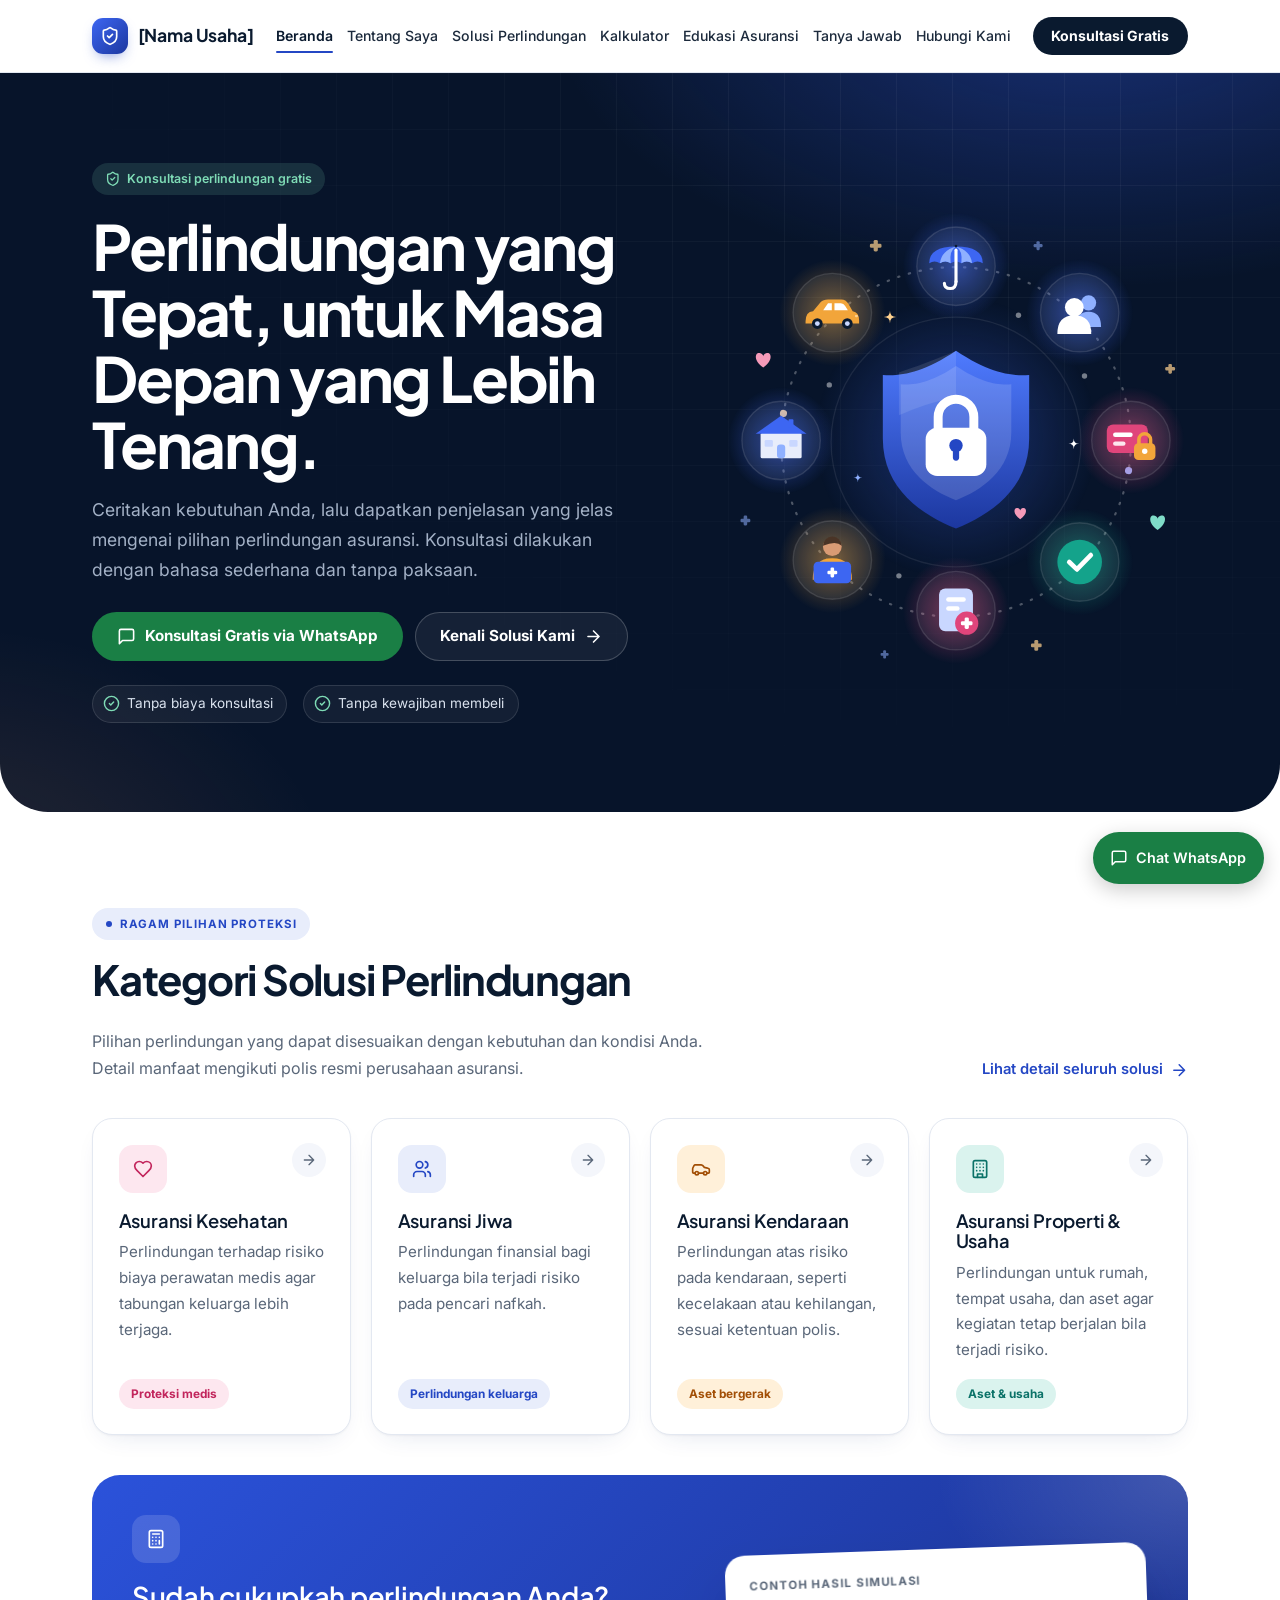
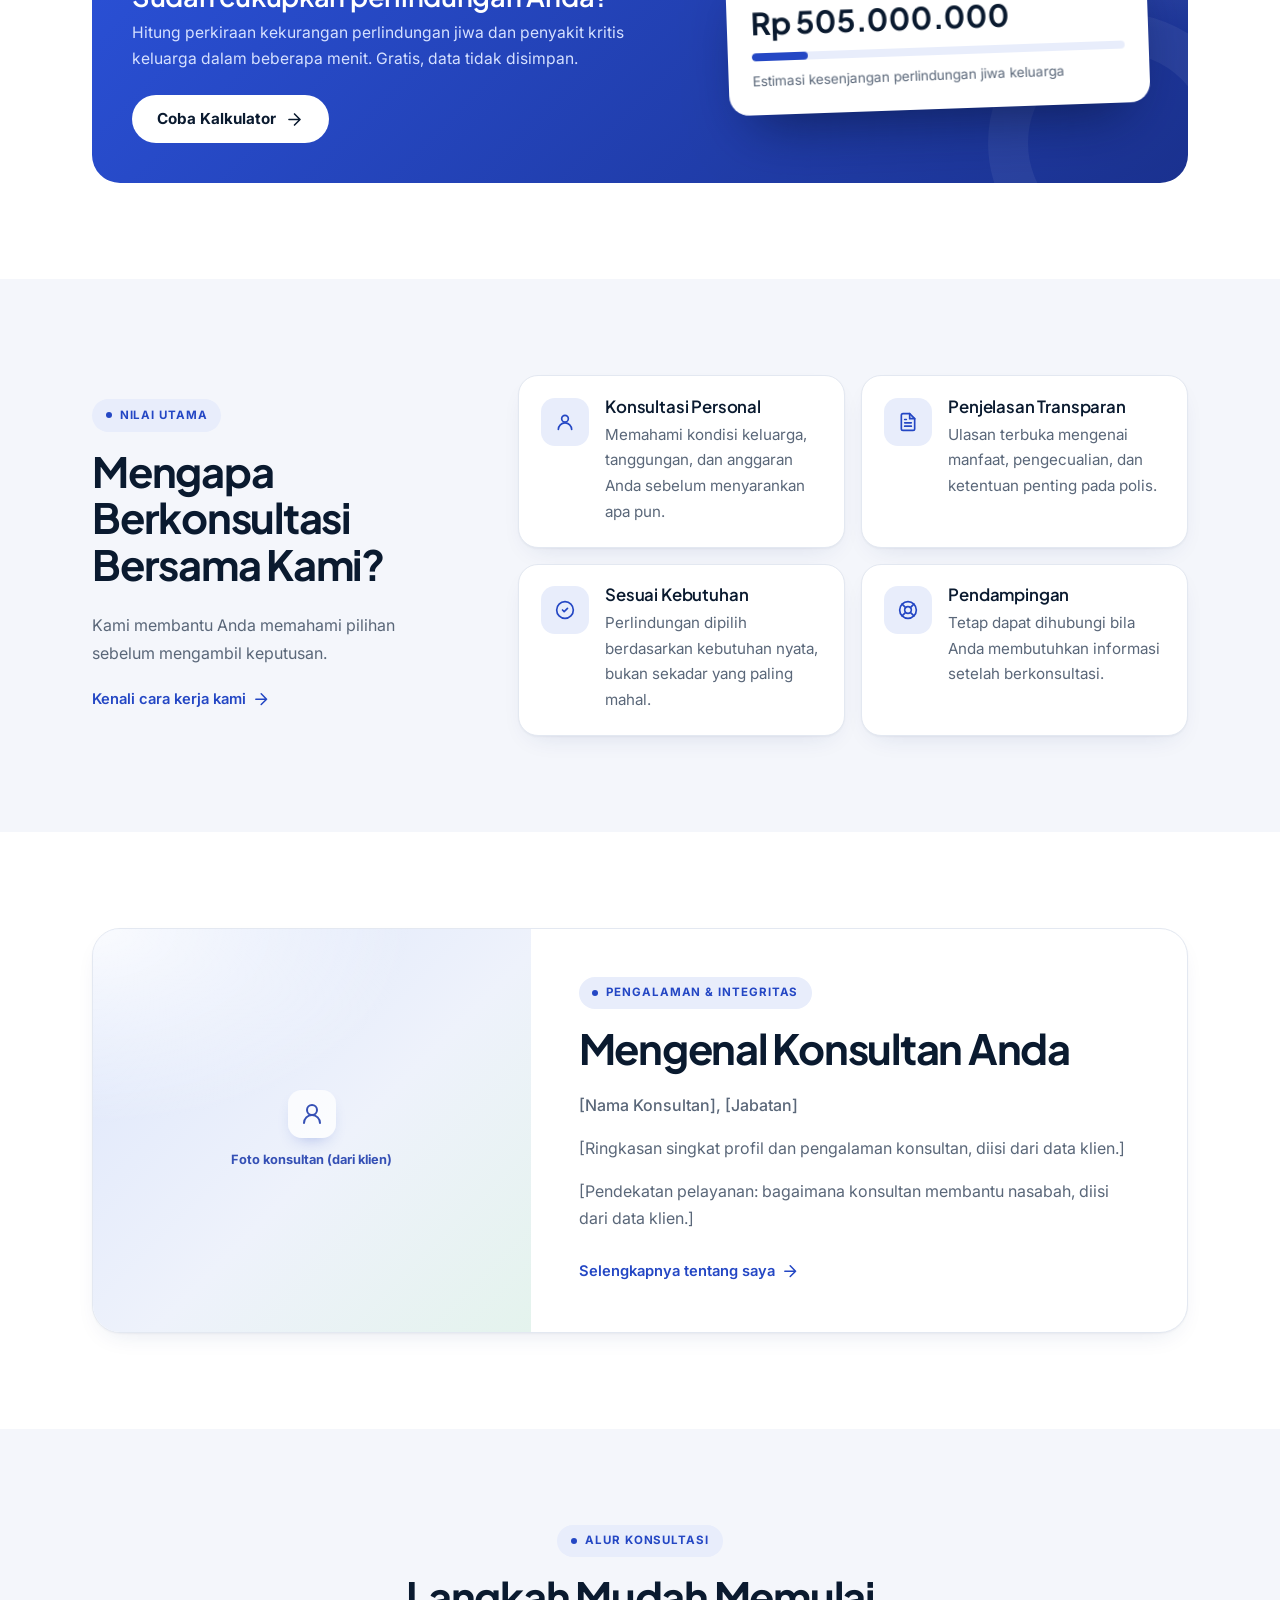
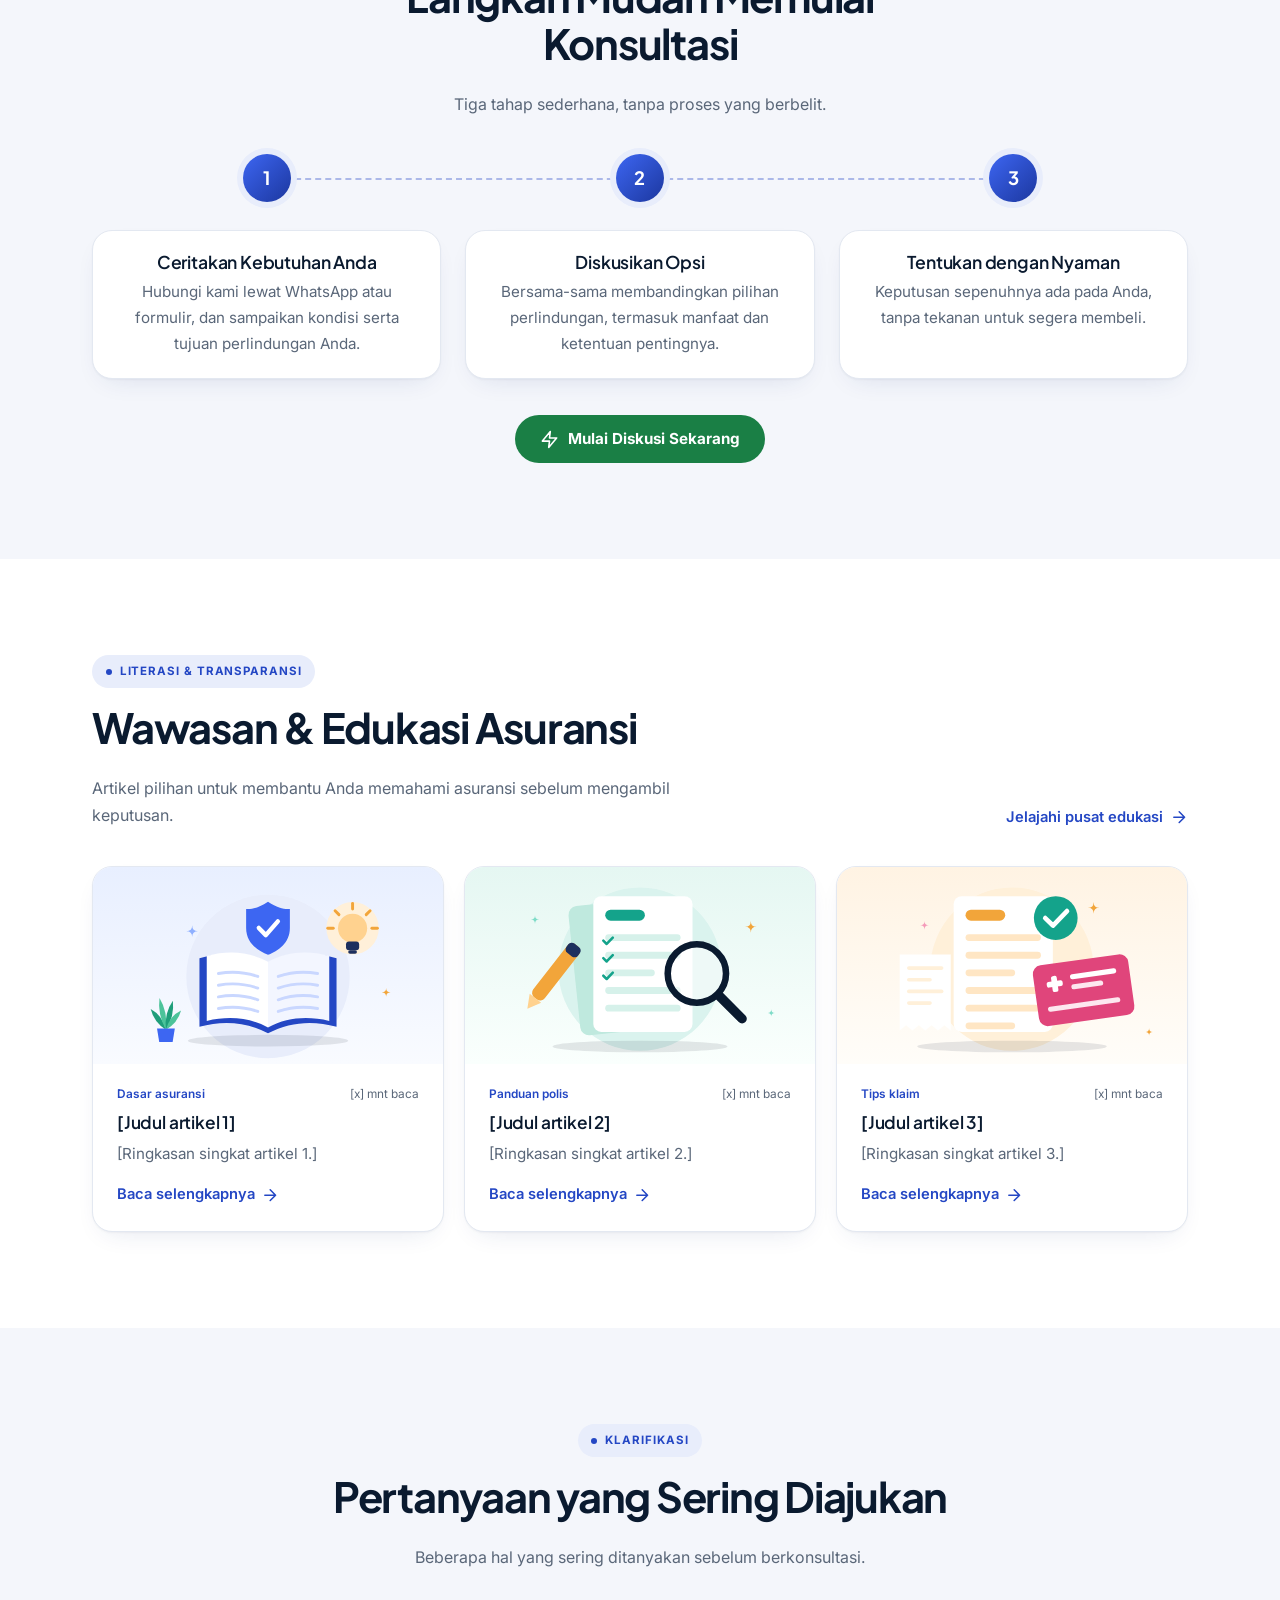
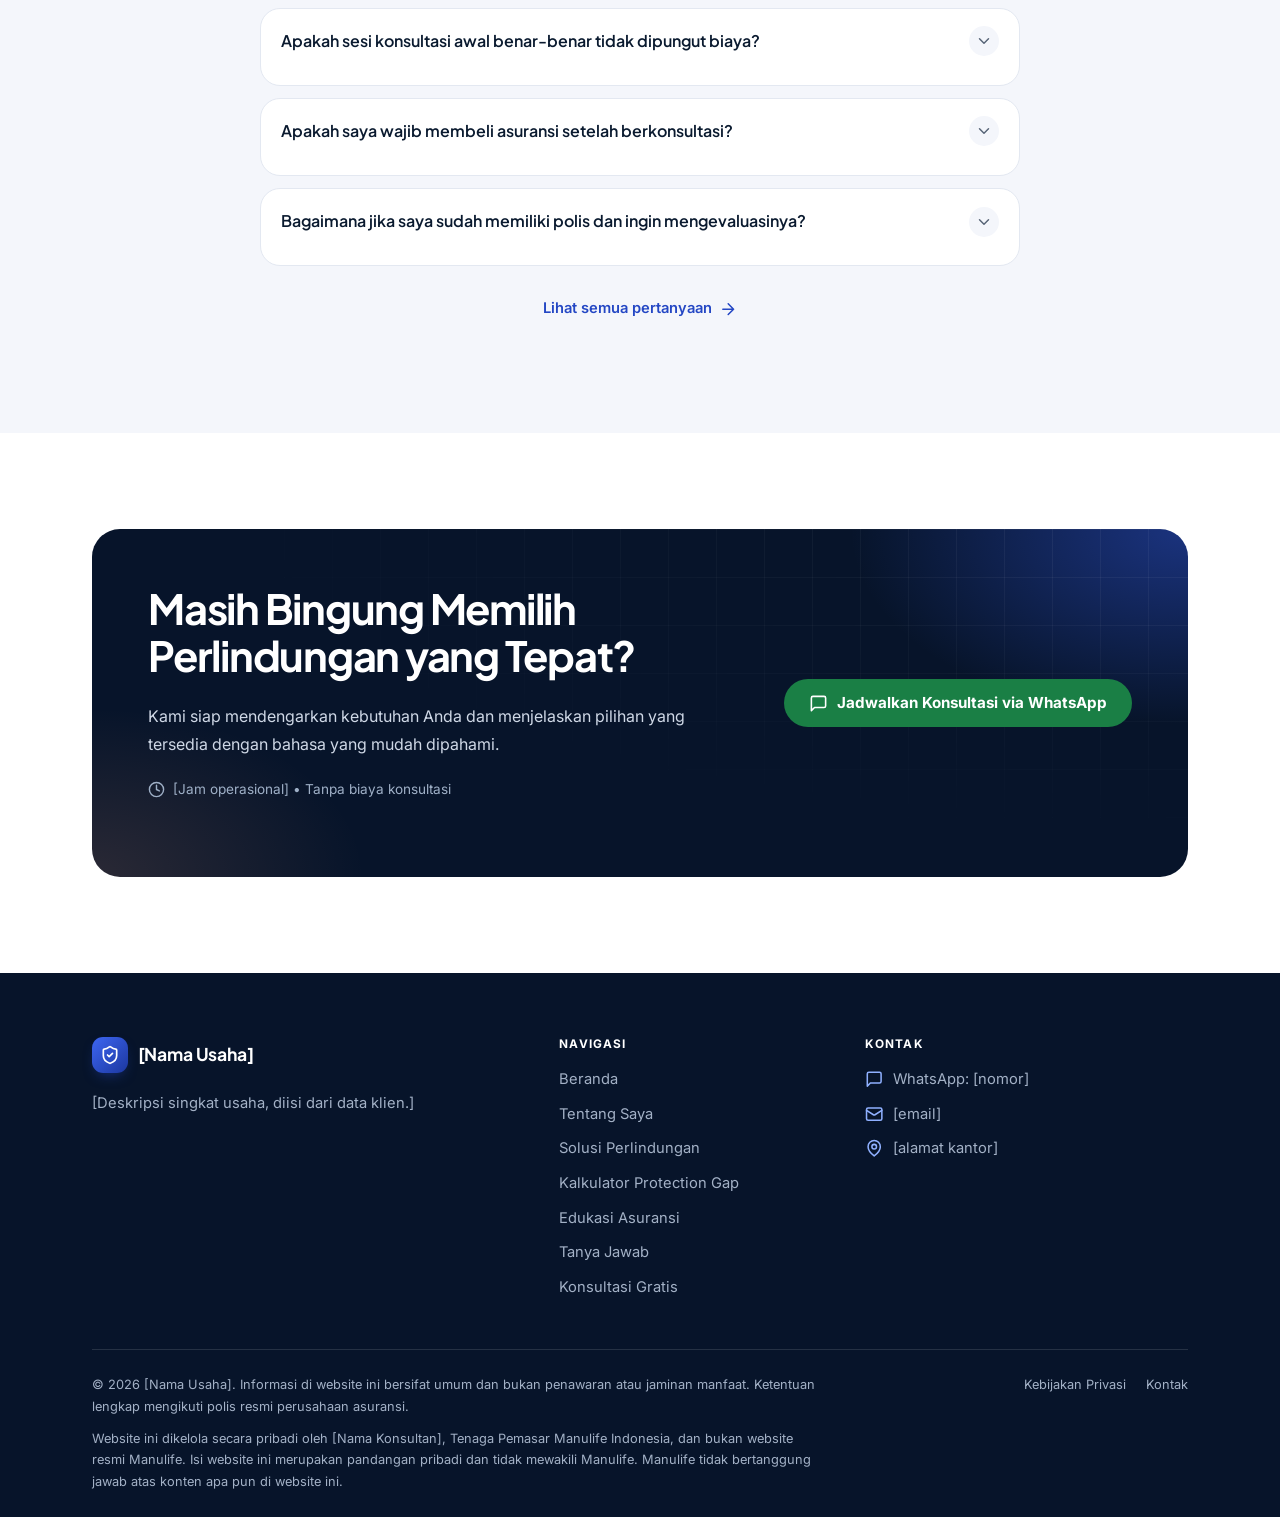
<file: index.html>
<!doctype html>
<html lang="id">
<head>
  <meta charset="utf-8">
  <meta name="viewport" content="width=device-width, initial-scale=1">
  <title>Konsultasi Asuransi Gratis | [Nama Usaha]</title>
  <meta name="description" content="Konsultasi perlindungan asuransi yang personal dan mudah dipahami. Ceritakan kebutuhan Anda dan dapatkan penjelasan yang jelas, tanpa biaya konsultasi.">
  <meta property="og:type" content="website">
  <meta property="og:title" content="Konsultasi Asuransi Gratis | [Nama Usaha]">
  <meta property="og:description" content="Konsultasi perlindungan asuransi yang personal dan mudah dipahami, tanpa biaya konsultasi.">
  <meta name="theme-color" content="#0b1f2e">

  <link rel="preconnect" href="https://fonts.googleapis.com">
  <link rel="preconnect" href="https://fonts.gstatic.com" crossorigin>
  <link href="https://fonts.googleapis.com/css2?family=Inter:wght@400;500;600&family=Plus+Jakarta+Sans:wght@600;700&display=swap" rel="stylesheet">
  <link rel="stylesheet" href="assets/css/base.css">
  <link rel="stylesheet" href="assets/css/components.css">
  <link rel="stylesheet" href="assets/css/pages.css">
</head>
<body>

<!-- Sprite ikon (dipakai lewat <use href="#i-nama">) -->
<svg width="0" height="0" style="position:absolute" aria-hidden="true" focusable="false">
  <symbol id="i-arrow" viewBox="0 0 24 24"><path d="M5 12h14M12 5l7 7-7 7"/></symbol>
  <symbol id="i-calc" viewBox="0 0 24 24"><rect x="4" y="2" width="16" height="20" rx="2"/><path d="M8 6h8M16 14v4M16 10h.01M12 10h.01M8 10h.01M12 14h.01M8 14h.01M12 18h.01M8 18h.01"/></symbol>
  <symbol id="i-chevron" viewBox="0 0 24 24"><path d="m6 9 6 6 6-6"/></symbol>
  <symbol id="i-check" viewBox="0 0 24 24"><circle cx="12" cy="12" r="10"/><path d="m9 12 2 2 4-4"/></symbol>
  <symbol id="i-shield" viewBox="0 0 24 24"><path d="M20 13c0 5-3.5 7.5-7.66 8.95a1 1 0 0 1-.67-.01C7.5 20.5 4 18 4 13V6a1 1 0 0 1 1-1c2 0 4.5-1.2 6.24-2.72a1.17 1.17 0 0 1 1.52 0C14.51 3.81 17 5 19 5a1 1 0 0 1 1 1z"/><path d="m9 12 2 2 4-4"/></symbol>
  <symbol id="i-menu" viewBox="0 0 24 24"><path d="M4 6h16M4 12h16M4 18h16"/></symbol>
  <symbol id="i-close" viewBox="0 0 24 24"><path d="M18 6 6 18M6 6l12 12"/></symbol>
  <symbol id="i-chat" viewBox="0 0 24 24"><path d="M21 15a2 2 0 0 1-2 2H7l-4 4V5a2 2 0 0 1 2-2h14a2 2 0 0 1 2 2z"/></symbol>
  <symbol id="i-user" viewBox="0 0 24 24"><circle cx="12" cy="8" r="4"/><path d="M20 21a8 8 0 0 0-16 0"/></symbol>
  <symbol id="i-users" viewBox="0 0 24 24"><path d="M16 21v-2a4 4 0 0 0-4-4H6a4 4 0 0 0-4 4v2"/><circle cx="9" cy="7" r="4"/><path d="M22 21v-2a4 4 0 0 0-3-3.87M16 3.13a4 4 0 0 1 0 7.75"/></symbol>
  <symbol id="i-heart" viewBox="0 0 24 24"><path d="M19 14c1.49-1.46 3-3.21 3-5.5A5.5 5.5 0 0 0 16.5 3c-1.76 0-3 .5-4.5 2-1.5-1.5-2.74-2-4.5-2A5.5 5.5 0 0 0 2 8.5c0 2.3 1.5 4.05 3 5.5l7 7Z"/></symbol>
  <symbol id="i-car" viewBox="0 0 24 24"><path d="M19 17h2c.6 0 1-.4 1-1v-3c0-.9-.7-1.7-1.5-1.9C18.7 10.6 16 10 16 10s-1.3-1.4-2.2-2.3c-.5-.4-1.1-.7-1.8-.7H5c-.6 0-1.1.4-1.4.9l-1.4 2.9A3.7 3.7 0 0 0 2 12v4c0 .6.4 1 1 1h2"/><circle cx="7" cy="17" r="2"/><circle cx="17" cy="17" r="2"/><path d="M9 17h6"/></symbol>
  <symbol id="i-building" viewBox="0 0 24 24"><rect x="4" y="2" width="16" height="20" rx="2"/><path d="M9 22v-4h6v4M8 6h.01M12 6h.01M16 6h.01M8 10h.01M12 10h.01M16 10h.01M8 14h.01M12 14h.01M16 14h.01"/></symbol>
  <symbol id="i-file" viewBox="0 0 24 24"><path d="M14 2H6a2 2 0 0 0-2 2v16a2 2 0 0 0 2 2h12a2 2 0 0 0 2-2V8z"/><path d="M14 2v6h6M16 13H8M16 17H8M10 9H8"/></symbol>
  <symbol id="i-lifebuoy" viewBox="0 0 24 24"><circle cx="12" cy="12" r="10"/><circle cx="12" cy="12" r="4"/><path d="m4.93 4.93 4.24 4.24M14.83 9.17l4.24-4.24M14.83 14.83l4.24 4.24M9.17 14.83l-4.24 4.24"/></symbol>
  <symbol id="i-bolt" viewBox="0 0 24 24"><path d="M13 2 3 14h9l-1 8 10-12h-9l1-8z"/></symbol>
  <symbol id="i-clock" viewBox="0 0 24 24"><circle cx="12" cy="12" r="10"/><path d="M12 6v6l4 2"/></symbol>
  <symbol id="i-mail" viewBox="0 0 24 24"><rect x="2" y="4" width="20" height="16" rx="2"/><path d="m22 7-8.97 5.7a1.94 1.94 0 0 1-2.06 0L2 7"/></symbol>
  <symbol id="i-pin" viewBox="0 0 24 24"><path d="M20 10c0 6-8 12-8 12S4 16 4 10a8 8 0 0 1 16 0Z"/><circle cx="12" cy="10" r="3"/></symbol>
</svg>

<a class="skip-link" href="#konten">Lompat ke konten</a>

<header class="site-header">
  <div class="container site-header__inner">
    <a class="brand" href="index.html"><span class="brand__mark" aria-hidden="true"><svg class="icon" viewBox="0 0 24 24"><path d="M20 13c0 5-3.5 7.5-7.66 8.95a1 1 0 0 1-.67-.01C7.5 20.5 4 18 4 13V6a1 1 0 0 1 1-1c2 0 4.5-1.2 6.24-2.72a1.17 1.17 0 0 1 1.52 0C14.51 3.81 17 5 19 5a1 1 0 0 1 1 1z"/><path d="m9 12 2 2 4-4"/></svg></span>[Nama Usaha]</a>

    <nav class="nav" id="site-nav" aria-label="Navigasi utama">
      <ul class="nav__list">
        <li><a class="nav__link" href="index.html" aria-current="page">Beranda</a></li>
        <li><a class="nav__link" href="tentang.html">Tentang Saya</a></li>
        <li><a class="nav__link" href="solusi.html">Solusi Perlindungan</a></li>
        <li><a class="nav__link" href="kalkulator.html">Kalkulator</a></li>
        <li><a class="nav__link" href="edukasi/index.html">Edukasi Asuransi</a></li>
        <li><a class="nav__link" href="faq.html">Tanya Jawab</a></li>
        <li><a class="nav__link" href="kontak.html">Hubungi Kami</a></li>
      </ul>
      <a class="btn btn--primary nav__cta" href="konsultasi.html">Konsultasi Gratis</a>
    </nav>

    <div class="site-header__actions">
      <a class="btn btn--primary btn--sm site-header__cta" href="konsultasi.html">Konsultasi Gratis</a>
      <button class="nav-toggle" type="button" aria-expanded="false" aria-controls="site-nav" aria-label="Buka menu">
        <svg class="icon icon-open" aria-hidden="true"><use href="#i-menu"/></svg>
        <svg class="icon icon-close" aria-hidden="true"><use href="#i-close"/></svg>
      </button>
    </div>
  </div>
</header>

<main id="konten">

  <!-- Hero -->
  <section class="hero">
    <div class="container hero__grid">
      <div>
        <span class="badge">
          <svg class="icon" aria-hidden="true"><use href="#i-shield"/></svg>
          Konsultasi perlindungan gratis
        </span>
        <h1>Perlindungan yang Tepat, untuk Masa Depan yang Lebih Tenang.</h1>
        <p class="hero__lead">Ceritakan kebutuhan Anda, lalu dapatkan penjelasan yang jelas mengenai pilihan perlindungan asuransi. Konsultasi dilakukan dengan bahasa sederhana dan tanpa paksaan.</p>
        <div class="hero__actions">
          <a class="btn btn--wa" data-wa href="https://wa.me/6281200000000">
            <svg class="icon" aria-hidden="true"><use href="#i-chat"/></svg>
            Konsultasi Gratis via WhatsApp
          </a>
          <a class="btn btn--secondary" href="solusi.html">
            Kenali Solusi Kami
            <svg class="icon" aria-hidden="true"><use href="#i-arrow"/></svg>
          </a>
        </div>
        <ul class="hero__notes">
          <li class="hero__note"><svg class="icon" aria-hidden="true"><use href="#i-check"/></svg>Tanpa biaya konsultasi</li>
          <li class="hero__note"><svg class="icon" aria-hidden="true"><use href="#i-check"/></svg>Tanpa kewajiban membeli</li>
        </ul>
      </div>

      <div class="hero__media">
        <!-- Ilustrasi perlindungan tanpa latar (lihat README 5.3). Versi -diam dipakai bila pengunjung memilih "kurangi gerakan". -->
        <picture>
          <source srcset="assets/img/ilustrasi/perlindungan-diam.svg" media="(prefers-reduced-motion: reduce)">
          <img class="hero__art" src="assets/img/ilustrasi/perlindungan.svg" alt="Ilustrasi perisai perlindungan dikelilingi ikon rumah, keluarga, kendaraan, kesehatan, polis, dan konsultan" width="520" height="520">
        </picture>
      </div>
    </div>
  </section>

  <!-- Solusi -->
  <section class="section" aria-labelledby="judul-solusi">
    <div class="container">
      <div class="section-head section-head--row">
        <div>
          <span class="eyebrow">Ragam pilihan proteksi</span>
          <h2 id="judul-solusi">Kategori Solusi Perlindungan</h2>
          <p>Pilihan perlindungan yang dapat disesuaikan dengan kebutuhan dan kondisi Anda. Detail manfaat mengikuti polis resmi perusahaan asuransi.</p>
        </div>
        <a class="link-arrow" href="solusi.html">Lihat detail seluruh solusi
          <svg class="icon" aria-hidden="true"><use href="#i-arrow"/></svg></a>
      </div>

      <div class="grid-4">
        <article class="card card--link tone-rose">
          <span class="card__icon"><svg class="icon" aria-hidden="true"><use href="#i-heart"/></svg></span>
          <span class="card__go" aria-hidden="true"><svg class="icon"><use href="#i-arrow"/></svg></span>
          <h3><a class="card__link" href="solusi.html#kesehatan">Asuransi Kesehatan</a></h3>
          <p>Perlindungan terhadap risiko biaya perawatan medis agar tabungan keluarga lebih terjaga.</p>
          <span class="tag">Proteksi medis</span>
        </article>
        <article class="card card--link tone-blue">
          <span class="card__icon"><svg class="icon" aria-hidden="true"><use href="#i-users"/></svg></span>
          <span class="card__go" aria-hidden="true"><svg class="icon"><use href="#i-arrow"/></svg></span>
          <h3><a class="card__link" href="solusi.html#jiwa">Asuransi Jiwa</a></h3>
          <p>Perlindungan finansial bagi keluarga bila terjadi risiko pada pencari nafkah.</p>
          <span class="tag">Perlindungan keluarga</span>
        </article>
        <article class="card card--link tone-amber">
          <span class="card__icon"><svg class="icon" aria-hidden="true"><use href="#i-car"/></svg></span>
          <span class="card__go" aria-hidden="true"><svg class="icon"><use href="#i-arrow"/></svg></span>
          <h3><a class="card__link" href="solusi.html#kendaraan">Asuransi Kendaraan</a></h3>
          <p>Perlindungan atas risiko pada kendaraan, seperti kecelakaan atau kehilangan, sesuai ketentuan polis.</p>
          <span class="tag">Aset bergerak</span>
        </article>
        <article class="card card--link tone-teal">
          <span class="card__icon"><svg class="icon" aria-hidden="true"><use href="#i-building"/></svg></span>
          <span class="card__go" aria-hidden="true"><svg class="icon"><use href="#i-arrow"/></svg></span>
          <h3><a class="card__link" href="solusi.html#usaha">Asuransi Properti &amp; Usaha</a></h3>
          <p>Perlindungan untuk rumah, tempat usaha, dan aset agar kegiatan tetap berjalan bila terjadi risiko.</p>
          <span class="tag">Aset &amp; usaha</span>
        </article>
      </div>
      <div class="calc-promo">
        <div class="calc-promo__text">
          <span class="card__icon"><svg class="icon" aria-hidden="true"><use href="#i-calc"/></svg></span>
          <h3>Sudah cukupkah perlindungan Anda?</h3>
          <p>Hitung perkiraan kekurangan perlindungan jiwa dan penyakit kritis keluarga dalam beberapa menit. Gratis, data tidak disimpan.</p>
          <a class="btn btn--light" href="kalkulator.html">Coba Kalkulator
            <svg class="icon" aria-hidden="true"><use href="#i-arrow"/></svg></a>
        </div>
        <!-- Contoh tampilan hasil (angka dari contoh klien), hanya hiasan -->
        <div class="calc-promo__preview" aria-hidden="true">
          <p class="calc-promo__label">Contoh hasil simulasi</p>
          <p class="calc-promo__value">Rp 560.000.000</p>
          <div class="meter"><div class="meter__fill" style="width:15%"></div></div>
          <p class="calc-promo__caption">Estimasi kesenjangan perlindungan jiwa keluarga</p>
        </div>
      </div>
    </div>
  </section>

  <!-- Alasan memilih -->
  <section class="section section--tint" aria-labelledby="judul-alasan">
    <div class="container why">
      <div class="section-head">
        <span class="eyebrow">Nilai utama</span>
        <h2 id="judul-alasan">Mengapa Berkonsultasi Bersama Kami?</h2>
        <p>Kami membantu Anda memahami pilihan sebelum mengambil keputusan.</p>
        <a class="link-arrow" href="tentang.html">Kenali cara kerja kami
          <svg class="icon" aria-hidden="true"><use href="#i-arrow"/></svg></a>
      </div>
      <ul class="why__list">
        <li class="why__item">
          <span class="card__icon"><svg class="icon" aria-hidden="true"><use href="#i-user"/></svg></span>
          <div><h3>Konsultasi Personal</h3><p>Memahami kondisi keluarga, tanggungan, dan anggaran Anda sebelum menyarankan apa pun.</p></div>
        </li>
        <li class="why__item">
          <span class="card__icon"><svg class="icon" aria-hidden="true"><use href="#i-file"/></svg></span>
          <div><h3>Penjelasan Transparan</h3><p>Ulasan terbuka mengenai manfaat, pengecualian, dan ketentuan penting pada polis.</p></div>
        </li>
        <li class="why__item">
          <span class="card__icon"><svg class="icon" aria-hidden="true"><use href="#i-check"/></svg></span>
          <div><h3>Sesuai Kebutuhan</h3><p>Perlindungan dipilih berdasarkan kebutuhan nyata, bukan sekadar yang paling mahal.</p></div>
        </li>
        <li class="why__item">
          <span class="card__icon"><svg class="icon" aria-hidden="true"><use href="#i-lifebuoy"/></svg></span>
          <div><h3>Pendampingan</h3><p>Tetap dapat dihubungi bila Anda membutuhkan informasi setelah berkonsultasi.</p></div>
        </li>
      </ul>
    </div>
  </section>

  <!-- Profil konsultan -->
  <section class="section" aria-labelledby="judul-profil">
    <div class="container">
      <div class="profile">
        <!-- GANTI: foto profesional konsultan dari klien -->
        <div class="ph profile__photo" role="img" aria-label="Tempat foto konsultan dari klien">Foto konsultan (dari klien)</div>
        <div class="profile__body">
          <span class="eyebrow">Pengalaman &amp; integritas</span>
          <h2 id="judul-profil">Mengenal Konsultan Anda</h2>
          <p class="profile__role">[Nama Konsultan], [Jabatan]</p>
          <!-- GANTI: profil singkat, pengalaman, dan kredensial HANYA jika dari klien dan terverifikasi -->
          <p>[Ringkasan singkat profil dan pengalaman konsultan, diisi dari data klien.]</p>
          <p>[Pendekatan pelayanan: bagaimana konsultan membantu nasabah, diisi dari data klien.]</p>
          <div class="profile__actions">
            <a class="link-arrow" href="tentang.html">Selengkapnya tentang saya
              <svg class="icon" aria-hidden="true"><use href="#i-arrow"/></svg></a>
          </div>
        </div>
      </div>
    </div>
  </section>

  <!-- Langkah -->
  <section class="section section--tint" aria-labelledby="judul-langkah">
    <div class="container">
      <div class="section-head section-head--center">
        <span class="eyebrow">Alur konsultasi</span>
        <h2 id="judul-langkah">Langkah Mudah Memulai Konsultasi</h2>
        <p>Tiga tahap sederhana, tanpa proses yang berbelit.</p>
      </div>
      <ol class="steps">
        <li class="steps__item">
          <span class="steps__num" aria-hidden="true">1</span>
          <div class="steps__body">
            <h3>Ceritakan Kebutuhan Anda</h3>
            <p>Hubungi kami lewat WhatsApp atau formulir, dan sampaikan kondisi serta tujuan perlindungan Anda.</p>
          </div>
        </li>
        <li class="steps__item">
          <span class="steps__num" aria-hidden="true">2</span>
          <div class="steps__body">
            <h3>Diskusikan Opsi</h3>
            <p>Bersama-sama membandingkan pilihan perlindungan, termasuk manfaat dan ketentuan pentingnya.</p>
          </div>
        </li>
        <li class="steps__item">
          <span class="steps__num" aria-hidden="true">3</span>
          <div class="steps__body">
            <h3>Tentukan dengan Nyaman</h3>
            <p>Keputusan sepenuhnya ada pada Anda, tanpa tekanan untuk segera membeli.</p>
          </div>
        </li>
      </ol>
      <div class="steps__cta">
        <a class="btn btn--wa" data-wa href="https://wa.me/6281200000000">
          <svg class="icon" aria-hidden="true"><use href="#i-bolt"/></svg>
          Mulai Diskusi Sekarang
        </a>
      </div>
    </div>
  </section>

  <!-- Artikel -->
  <section class="section" aria-labelledby="judul-artikel">
    <div class="container">
      <div class="section-head section-head--row">
        <div>
          <span class="eyebrow">Literasi &amp; transparansi</span>
          <h2 id="judul-artikel">Wawasan &amp; Edukasi Asuransi</h2>
          <p>Artikel pilihan untuk membantu Anda memahami asuransi sebelum mengambil keputusan.</p>
        </div>
        <a class="link-arrow" href="edukasi/index.html">Jelajahi pusat edukasi
          <svg class="icon" aria-hidden="true"><use href="#i-arrow"/></svg></a>
      </div>
      <div class="grid-3">
        <article class="card article-card">
          <div class="ph ph--art article-card__img"><img src="assets/img/ilustrasi/artikel-dasar.svg" alt="" width="480" height="270" loading="lazy"></div>
          <div class="article-card__body">
            <div class="article-card__meta"><span>Dasar asuransi</span><span>[x] mnt baca</span></div>
            <h3><a href="edukasi/artikel-1.html">[Judul artikel 1]</a></h3>
            <p>[Ringkasan singkat artikel 1.]</p>
            <a class="link-arrow" href="edukasi/artikel-1.html">Baca selengkapnya
              <svg class="icon" aria-hidden="true"><use href="#i-arrow"/></svg></a>
          </div>
        </article>
        <article class="card article-card">
          <div class="ph ph--art article-card__img"><img src="assets/img/ilustrasi/artikel-polis.svg" alt="" width="480" height="270" loading="lazy"></div>
          <div class="article-card__body">
            <div class="article-card__meta"><span>Panduan polis</span><span>[x] mnt baca</span></div>
            <h3><a href="edukasi/artikel-2.html">[Judul artikel 2]</a></h3>
            <p>[Ringkasan singkat artikel 2.]</p>
            <a class="link-arrow" href="edukasi/artikel-2.html">Baca selengkapnya
              <svg class="icon" aria-hidden="true"><use href="#i-arrow"/></svg></a>
          </div>
        </article>
        <article class="card article-card">
          <div class="ph ph--art article-card__img"><img src="assets/img/ilustrasi/artikel-klaim.svg" alt="" width="480" height="270" loading="lazy"></div>
          <div class="article-card__body">
            <div class="article-card__meta"><span>Tips klaim</span><span>[x] mnt baca</span></div>
            <h3><a href="edukasi/artikel-3.html">[Judul artikel 3]</a></h3>
            <p>[Ringkasan singkat artikel 3.]</p>
            <a class="link-arrow" href="edukasi/artikel-3.html">Baca selengkapnya
              <svg class="icon" aria-hidden="true"><use href="#i-arrow"/></svg></a>
          </div>
        </article>
      </div>
    </div>
  </section>

  <!-- FAQ -->
  <section class="section section--tint" aria-labelledby="judul-faq">
    <div class="container">
      <div class="section-head section-head--center">
        <span class="eyebrow">Klarifikasi</span>
        <h2 id="judul-faq">Pertanyaan yang Sering Diajukan</h2>
        <p>Beberapa hal yang sering ditanyakan sebelum berkonsultasi.</p>
      </div>
      <div class="accordion">
        <div class="accordion__item">
          <h3><button class="accordion__trigger" type="button" aria-expanded="false" aria-controls="faq-1" id="faq-1-btn">
            Apakah sesi konsultasi awal benar-benar tidak dipungut biaya?
            <svg class="icon" aria-hidden="true"><use href="#i-chevron"/></svg>
          </button></h3>
          <div class="accordion__panel" id="faq-1" role="region" aria-labelledby="faq-1-btn" hidden>
            <p>[Jawaban dikonfirmasi klien.]</p>
          </div>
        </div>
        <div class="accordion__item">
          <h3><button class="accordion__trigger" type="button" aria-expanded="false" aria-controls="faq-2" id="faq-2-btn">
            Apakah saya wajib membeli asuransi setelah berkonsultasi?
            <svg class="icon" aria-hidden="true"><use href="#i-chevron"/></svg>
          </button></h3>
          <div class="accordion__panel" id="faq-2" role="region" aria-labelledby="faq-2-btn" hidden>
            <p>[Jawaban dikonfirmasi klien.]</p>
          </div>
        </div>
        <div class="accordion__item">
          <h3><button class="accordion__trigger" type="button" aria-expanded="false" aria-controls="faq-3" id="faq-3-btn">
            Bagaimana jika saya sudah memiliki polis dan ingin mengevaluasinya?
            <svg class="icon" aria-hidden="true"><use href="#i-chevron"/></svg>
          </button></h3>
          <div class="accordion__panel" id="faq-3" role="region" aria-labelledby="faq-3-btn" hidden>
            <p>[Jawaban dikonfirmasi klien.]</p>
          </div>
        </div>
      </div>
      <p class="faq__more"><a class="link-arrow" href="faq.html">Lihat semua pertanyaan
        <svg class="icon" aria-hidden="true"><use href="#i-arrow"/></svg></a></p>
    </div>
  </section>

  <!-- CTA -->
  <section class="section" aria-labelledby="judul-cta">
    <div class="container">
      <div class="cta-band">
        <div>
          <h2 id="judul-cta">Masih Bingung Memilih Perlindungan yang Tepat?</h2>
          <p>Kami siap mendengarkan kebutuhan Anda dan menjelaskan pilihan yang tersedia dengan bahasa yang mudah dipahami.</p>
          <p class="cta-band__meta">
            <svg class="icon" aria-hidden="true"><use href="#i-clock"/></svg>
            [Jam operasional] &bull; Tanpa biaya konsultasi
          </p>
        </div>
        <a class="btn btn--wa" data-wa href="https://wa.me/6281200000000">
          <svg class="icon" aria-hidden="true"><use href="#i-chat"/></svg>
          Jadwalkan Konsultasi via WhatsApp
        </a>
      </div>
    </div>
  </section>

</main>

<footer class="site-footer">
  <div class="container">
    <div class="site-footer__grid">
      <div>
        <p class="brand"><span class="brand__mark" aria-hidden="true"><svg class="icon" viewBox="0 0 24 24"><path d="M20 13c0 5-3.5 7.5-7.66 8.95a1 1 0 0 1-.67-.01C7.5 20.5 4 18 4 13V6a1 1 0 0 1 1-1c2 0 4.5-1.2 6.24-2.72a1.17 1.17 0 0 1 1.52 0C14.51 3.81 17 5 19 5a1 1 0 0 1 1 1z"/><path d="m9 12 2 2 4-4"/></svg></span>[Nama Usaha]</p>
        <p>[Deskripsi singkat usaha, diisi dari data klien.]</p>
      </div>
      <nav aria-label="Navigasi footer">
        <h3>Navigasi</h3>
        <ul>
          <li><a href="index.html">Beranda</a></li>
          <li><a href="tentang.html">Tentang Saya</a></li>
          <li><a href="solusi.html">Solusi Perlindungan</a></li>
          <li><a href="kalkulator.html">Kalkulator Protection Gap</a></li>
          <li><a href="edukasi/index.html">Edukasi Asuransi</a></li>
          <li><a href="faq.html">Tanya Jawab</a></li>
          <li><a href="konsultasi.html">Konsultasi Gratis</a></li>
        </ul>
      </nav>
      <div>
        <h3>Kontak</h3>
        <ul class="contact-list">
          <li><svg class="icon" aria-hidden="true"><use href="#i-chat"/></svg><a data-wa href="https://wa.me/6281200000000">WhatsApp: [nomor]</a></li>
          <li><svg class="icon" aria-hidden="true"><use href="#i-mail"/></svg><span>[email]</span></li>
          <li><svg class="icon" aria-hidden="true"><use href="#i-pin"/></svg><span>[alamat kantor]</span></li>
        </ul>
      </div>
    </div>
    <div class="site-footer__bottom">
      <div class="site-footer__legal">
        <p>&copy; <span data-year>2025</span> [Nama Usaha]. Informasi di website ini bersifat umum dan bukan penawaran atau jaminan manfaat. Ketentuan lengkap mengikuti polis resmi perusahaan asuransi.</p>
        <!-- Disclaimer afiliasi: wajib menurut pedoman Manulife Agency, jangan dihapus (lihat README bagian 8) -->
        <p>Website ini dikelola secara pribadi oleh [Nama Konsultan], Tenaga Pemasar Manulife Indonesia, dan bukan website resmi Manulife. Isi website ini merupakan pandangan pribadi dan tidak mewakili Manulife. Manulife tidak bertanggung jawab atas konten apa pun di website ini.</p>
      </div>
      <ul>
        <li><a href="kebijakan-privasi.html">Kebijakan Privasi</a></li>
        <li><a href="kontak.html">Kontak</a></li>
      </ul>
    </div>
  </div>
</footer>

<a class="wa-float" data-wa href="https://wa.me/6281200000000" aria-label="Chat WhatsApp">
  <svg class="icon" aria-hidden="true"><use href="#i-chat"/></svg><span>Chat WhatsApp</span>
</a>

<script src="assets/js/main.js"></script>
<script src="assets/js/faq.js"></script>
</body>
</html>
</file>
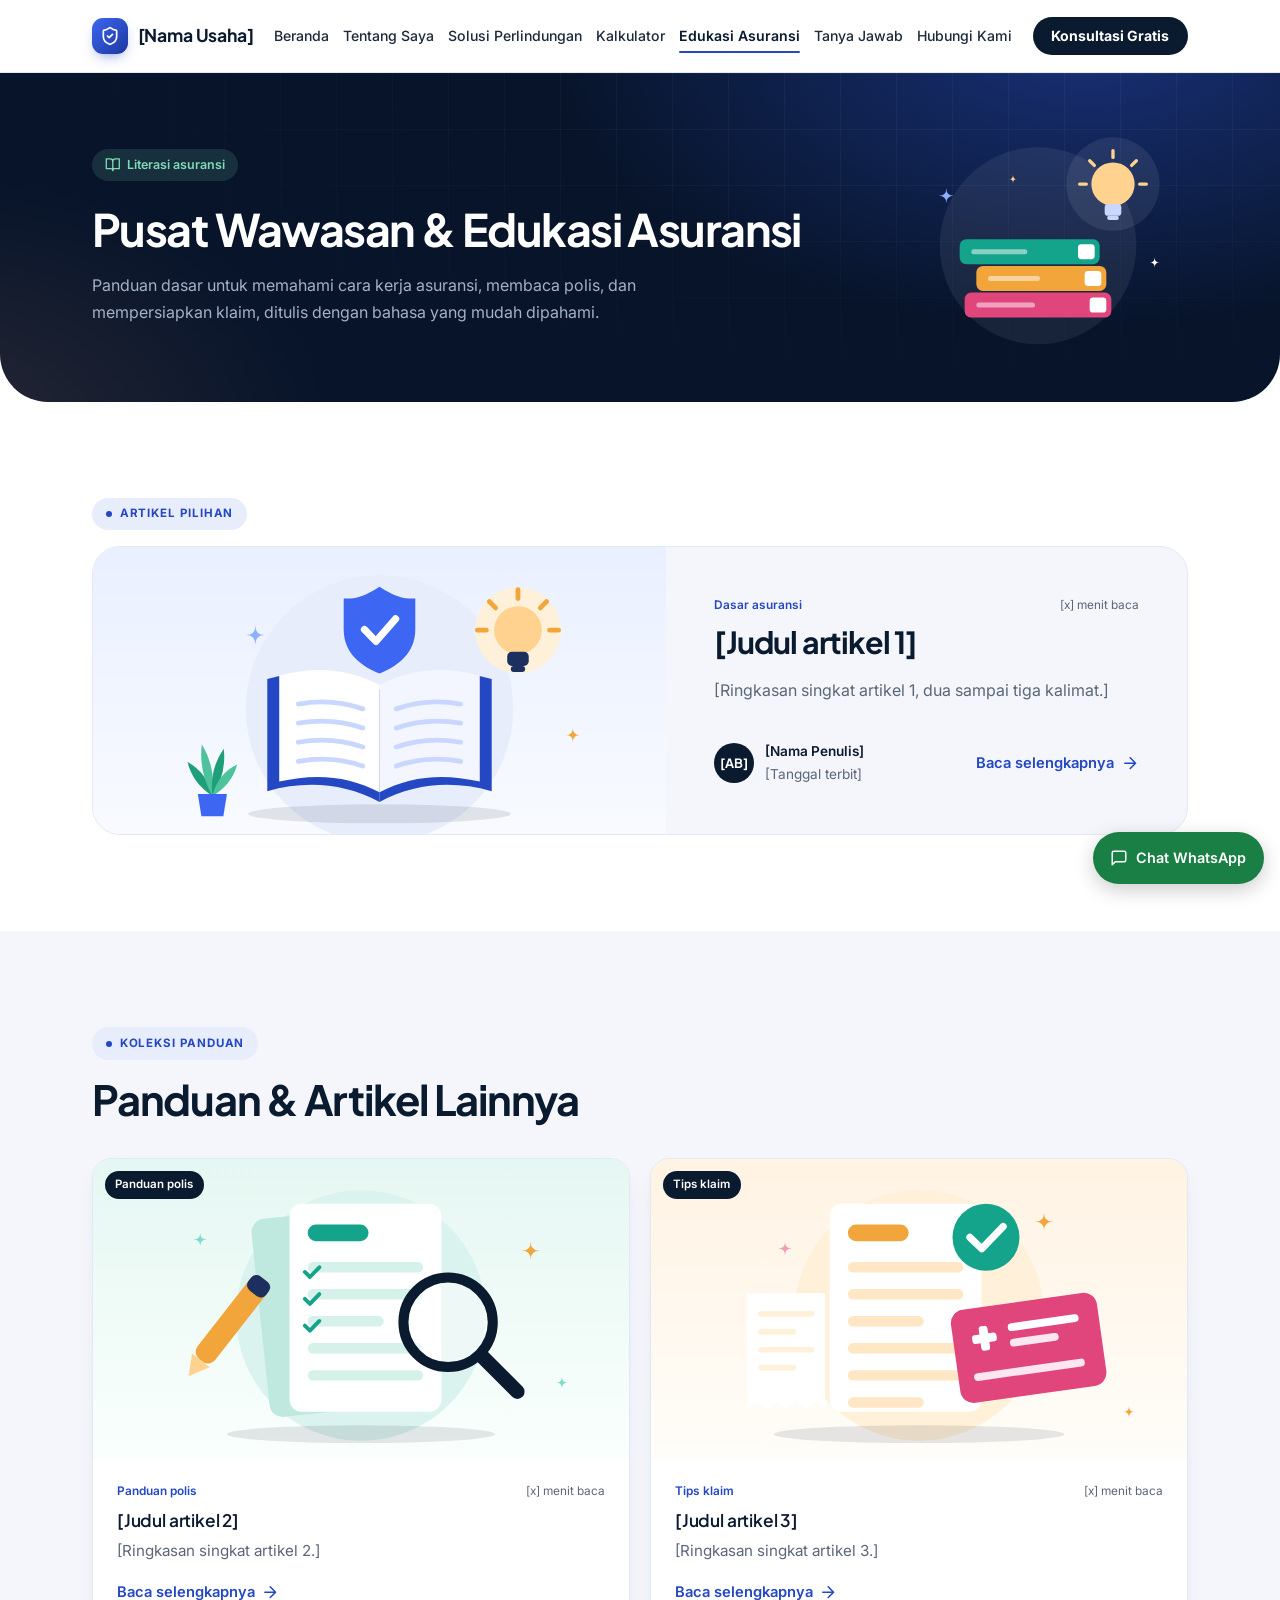
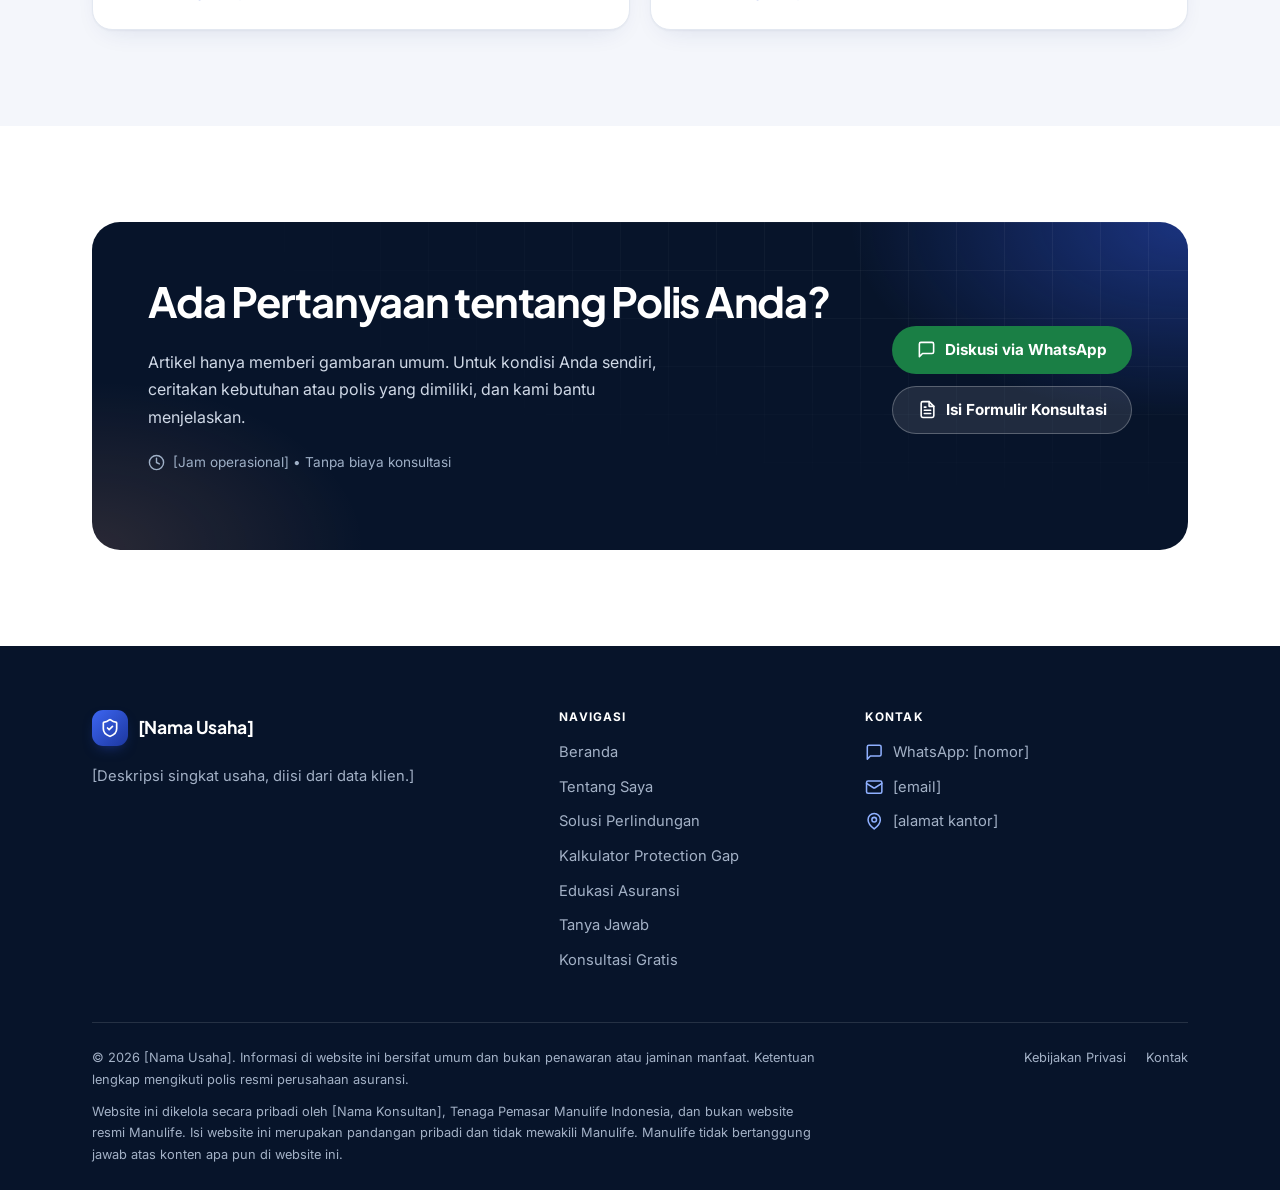
<file: edukasi/index.html>
<!doctype html>
<html lang="id">
<head>
  <meta charset="utf-8">
  <meta name="viewport" content="width=device-width, initial-scale=1">
  <title>Edukasi Asuransi | [Nama Usaha]</title>
  <meta name="description" content="Artikel dan panduan dasar asuransi dengan bahasa yang mudah dipahami: mengenal polis, masa tunggu, pengecualian, hingga persiapan klaim.">
  <meta property="og:type" content="website">
  <meta property="og:title" content="Edukasi Asuransi | [Nama Usaha]">
  <meta property="og:description" content="Artikel dan panduan dasar asuransi dengan bahasa yang mudah dipahami.">
  <meta name="theme-color" content="#0b1f2e">

  <link rel="preconnect" href="https://fonts.googleapis.com">
  <link rel="preconnect" href="https://fonts.gstatic.com" crossorigin>
  <link href="https://fonts.googleapis.com/css2?family=Inter:wght@400;500;600&family=Plus+Jakarta+Sans:wght@600;700&display=swap" rel="stylesheet">
  <link rel="stylesheet" href="../assets/css/base.css">
  <link rel="stylesheet" href="../assets/css/components.css">
  <link rel="stylesheet" href="../assets/css/pages.css">
</head>
<body>

<!-- Sprite ikon (dipakai lewat <use href="#i-nama">) -->
<svg width="0" height="0" style="position:absolute" aria-hidden="true" focusable="false">
  <symbol id="i-arrow" viewBox="0 0 24 24"><path d="M5 12h14M12 5l7 7-7 7"/></symbol>
  <symbol id="i-check" viewBox="0 0 24 24"><circle cx="12" cy="12" r="10"/><path d="m9 12 2 2 4-4"/></symbol>
  <symbol id="i-menu" viewBox="0 0 24 24"><path d="M4 6h16M4 12h16M4 18h16"/></symbol>
  <symbol id="i-close" viewBox="0 0 24 24"><path d="M18 6 6 18M6 6l12 12"/></symbol>
  <symbol id="i-chat" viewBox="0 0 24 24"><path d="M21 15a2 2 0 0 1-2 2H7l-4 4V5a2 2 0 0 1 2-2h14a2 2 0 0 1 2 2z"/></symbol>
  <symbol id="i-file" viewBox="0 0 24 24"><path d="M14 2H6a2 2 0 0 0-2 2v16a2 2 0 0 0 2 2h12a2 2 0 0 0 2-2V8z"/><path d="M14 2v6h6M16 13H8M16 17H8M10 9H8"/></symbol>
  <symbol id="i-book" viewBox="0 0 24 24"><path d="M2 3h6a4 4 0 0 1 4 4v14a3 3 0 0 0-3-3H2zM22 3h-6a4 4 0 0 0-4 4v14a3 3 0 0 1 3-3h7z"/></symbol>
  <symbol id="i-clock" viewBox="0 0 24 24"><circle cx="12" cy="12" r="10"/><path d="M12 6v6l4 2"/></symbol>
  <symbol id="i-mail" viewBox="0 0 24 24"><rect x="2" y="4" width="20" height="16" rx="2"/><path d="m22 7-8.97 5.7a1.94 1.94 0 0 1-2.06 0L2 7"/></symbol>
  <symbol id="i-pin" viewBox="0 0 24 24"><path d="M20 10c0 6-8 12-8 12S4 16 4 10a8 8 0 0 1 16 0Z"/><circle cx="12" cy="10" r="3"/></symbol>
</svg>

<a class="skip-link" href="#konten">Lompat ke konten</a>

<header class="site-header">
  <div class="container site-header__inner">
    <a class="brand" href="../index.html"><span class="brand__mark" aria-hidden="true"><svg class="icon" viewBox="0 0 24 24"><path d="M20 13c0 5-3.5 7.5-7.66 8.95a1 1 0 0 1-.67-.01C7.5 20.5 4 18 4 13V6a1 1 0 0 1 1-1c2 0 4.5-1.2 6.24-2.72a1.17 1.17 0 0 1 1.52 0C14.51 3.81 17 5 19 5a1 1 0 0 1 1 1z"/><path d="m9 12 2 2 4-4"/></svg></span>[Nama Usaha]</a>

    <nav class="nav" id="site-nav" aria-label="Navigasi utama">
      <ul class="nav__list">
        <li><a class="nav__link" href="../index.html">Beranda</a></li>
        <li><a class="nav__link" href="../tentang.html">Tentang Saya</a></li>
        <li><a class="nav__link" href="../solusi.html">Solusi Perlindungan</a></li>
        <li><a class="nav__link" href="../kalkulator.html">Kalkulator</a></li>
        <li><a class="nav__link" href="index.html" aria-current="page">Edukasi Asuransi</a></li>
        <li><a class="nav__link" href="../faq.html">Tanya Jawab</a></li>
        <li><a class="nav__link" href="../kontak.html">Hubungi Kami</a></li>
      </ul>
      <a class="btn btn--primary nav__cta" href="../konsultasi.html">Konsultasi Gratis</a>
    </nav>

    <div class="site-header__actions">
      <a class="btn btn--primary btn--sm site-header__cta" href="../konsultasi.html">Konsultasi Gratis</a>
      <button class="nav-toggle" type="button" aria-expanded="false" aria-controls="site-nav" aria-label="Buka menu">
        <svg class="icon icon-open" aria-hidden="true"><use href="#i-menu"/></svg>
        <svg class="icon icon-close" aria-hidden="true"><use href="#i-close"/></svg>
      </button>
    </div>
  </div>
</header>

<main id="konten">

  <!-- Hero -->
  <section class="edu-hero">
    <div class="container">
      <span class="badge">
        <svg class="icon" aria-hidden="true"><use href="#i-book"/></svg>
        Literasi asuransi
      </span>
      <h1>Pusat Wawasan &amp; Edukasi Asuransi</h1>
      <p>Panduan dasar untuk memahami cara kerja asuransi, membaca polis, dan mempersiapkan klaim, ditulis dengan bahasa yang mudah dipahami.</p>
      <img class="edu-hero__art" src="../assets/img/ilustrasi/hero-edukasi.svg" alt="" width="360" height="260">
    </div>
  </section>

  <!-- Artikel unggulan -->
  <section class="section" aria-labelledby="judul-unggulan">
    <div class="container">
      <span class="eyebrow">Artikel pilihan</span>
      <article class="featured">
        <div class="ph ph--art featured__img"><img src="../assets/img/ilustrasi/artikel-dasar.svg" alt="" width="480" height="270" loading="lazy"></div>
        <div class="featured__body">
          <div class="article-card__meta"><span>Dasar asuransi</span><span>[x] menit baca</span></div>
          <h2 id="judul-unggulan"><a href="artikel-1.html">[Judul artikel 1]</a></h2>
          <p>[Ringkasan singkat artikel 1, dua sampai tiga kalimat.]</p>
          <div class="byline">
            <div class="byline__author">
              <span class="avatar" aria-hidden="true">[AB]</span>
              <span><strong>[Nama Penulis]</strong>[Tanggal terbit]</span>
            </div>
            <a class="link-arrow" href="artikel-1.html">Baca selengkapnya
              <svg class="icon" aria-hidden="true"><use href="#i-arrow"/></svg></a>
          </div>
        </div>
      </article>
    </div>
  </section>

  <!-- Daftar artikel -->
  <section class="section section--tint" aria-labelledby="judul-koleksi">
    <div class="container">
      <div class="section-head">
        <span class="eyebrow">Koleksi panduan</span>
        <h2 id="judul-koleksi">Panduan &amp; Artikel Lainnya</h2>
      </div>
      <div class="grid-3">
        <article class="card article-card">
          <div class="ph ph--art article-card__img">
            <span class="article-card__chip">Panduan polis</span>
            <img src="../assets/img/ilustrasi/artikel-polis.svg" alt="" width="480" height="270" loading="lazy">
          </div>
          <div class="article-card__body">
            <div class="article-card__meta"><span>Panduan polis</span><span>[x] menit baca</span></div>
            <h3><a href="artikel-2.html">[Judul artikel 2]</a></h3>
            <p>[Ringkasan singkat artikel 2.]</p>
            <a class="link-arrow" href="artikel-2.html">Baca selengkapnya
              <svg class="icon" aria-hidden="true"><use href="#i-arrow"/></svg></a>
          </div>
        </article>
        <article class="card article-card">
          <div class="ph ph--art article-card__img">
            <span class="article-card__chip">Tips klaim</span>
            <img src="../assets/img/ilustrasi/artikel-klaim.svg" alt="" width="480" height="270" loading="lazy">
          </div>
          <div class="article-card__body">
            <div class="article-card__meta"><span>Tips klaim</span><span>[x] menit baca</span></div>
            <h3><a href="artikel-3.html">[Judul artikel 3]</a></h3>
            <p>[Ringkasan singkat artikel 3.]</p>
            <a class="link-arrow" href="artikel-3.html">Baca selengkapnya
              <svg class="icon" aria-hidden="true"><use href="#i-arrow"/></svg></a>
          </div>
        </article>
      </div>
    </div>
  </section>

  <!-- CTA -->
  <section class="section" aria-labelledby="judul-cta">
    <div class="container">
      <div class="cta-band">
        <div>
          <h2 id="judul-cta">Ada Pertanyaan tentang Polis Anda?</h2>
          <p>Artikel hanya memberi gambaran umum. Untuk kondisi Anda sendiri, ceritakan kebutuhan atau polis yang dimiliki, dan kami bantu menjelaskan.</p>
          <p class="cta-band__meta">
            <svg class="icon" aria-hidden="true"><use href="#i-clock"/></svg>
            [Jam operasional] &bull; Tanpa biaya konsultasi
          </p>
        </div>
        <div class="cta-band__actions" style="flex-direction:column">
          <a class="btn btn--wa" data-wa href="https://wa.me/6281200000000">
            <svg class="icon" aria-hidden="true"><use href="#i-chat"/></svg>
            Diskusi via WhatsApp
          </a>
          <a class="btn btn--ghost-light" href="../konsultasi.html">
            <svg class="icon" aria-hidden="true"><use href="#i-file"/></svg>
            Isi Formulir Konsultasi
          </a>
        </div>
      </div>
    </div>
  </section>

</main>

<footer class="site-footer">
  <div class="container">
    <div class="site-footer__grid">
      <div>
        <p class="brand"><span class="brand__mark" aria-hidden="true"><svg class="icon" viewBox="0 0 24 24"><path d="M20 13c0 5-3.5 7.5-7.66 8.95a1 1 0 0 1-.67-.01C7.5 20.5 4 18 4 13V6a1 1 0 0 1 1-1c2 0 4.5-1.2 6.24-2.72a1.17 1.17 0 0 1 1.52 0C14.51 3.81 17 5 19 5a1 1 0 0 1 1 1z"/><path d="m9 12 2 2 4-4"/></svg></span>[Nama Usaha]</p>
        <p>[Deskripsi singkat usaha, diisi dari data klien.]</p>
      </div>
      <nav aria-label="Navigasi footer">
        <h3>Navigasi</h3>
        <ul>
          <li><a href="../index.html">Beranda</a></li>
          <li><a href="../tentang.html">Tentang Saya</a></li>
          <li><a href="../solusi.html">Solusi Perlindungan</a></li>
          <li><a href="../kalkulator.html">Kalkulator Protection Gap</a></li>
          <li><a href="index.html">Edukasi Asuransi</a></li>
          <li><a href="../faq.html">Tanya Jawab</a></li>
          <li><a href="../konsultasi.html">Konsultasi Gratis</a></li>
        </ul>
      </nav>
      <div>
        <h3>Kontak</h3>
        <ul class="contact-list">
          <li><svg class="icon" aria-hidden="true"><use href="#i-chat"/></svg><a data-wa href="https://wa.me/6281200000000">WhatsApp: [nomor]</a></li>
          <li><svg class="icon" aria-hidden="true"><use href="#i-mail"/></svg><span>[email]</span></li>
          <li><svg class="icon" aria-hidden="true"><use href="#i-pin"/></svg><span>[alamat kantor]</span></li>
        </ul>
      </div>
    </div>
    <div class="site-footer__bottom">
      <div class="site-footer__legal">
        <p>&copy; <span data-year>2025</span> [Nama Usaha]. Informasi di website ini bersifat umum dan bukan penawaran atau jaminan manfaat. Ketentuan lengkap mengikuti polis resmi perusahaan asuransi.</p>
        <!-- Disclaimer afiliasi: wajib menurut pedoman Manulife Agency, jangan dihapus (lihat README bagian 8) -->
        <p>Website ini dikelola secara pribadi oleh [Nama Konsultan], Tenaga Pemasar Manulife Indonesia, dan bukan website resmi Manulife. Isi website ini merupakan pandangan pribadi dan tidak mewakili Manulife. Manulife tidak bertanggung jawab atas konten apa pun di website ini.</p>
      </div>
      <ul>
        <li><a href="../kebijakan-privasi.html">Kebijakan Privasi</a></li>
        <li><a href="../kontak.html">Kontak</a></li>
      </ul>
    </div>
  </div>
</footer>

<a class="wa-float" data-wa href="https://wa.me/6281200000000" aria-label="Chat WhatsApp">
  <svg class="icon" aria-hidden="true"><use href="#i-chat"/></svg><span>Chat WhatsApp</span>
</a>

<script src="../assets/js/main.js"></script>
</body>
</html>
</file>
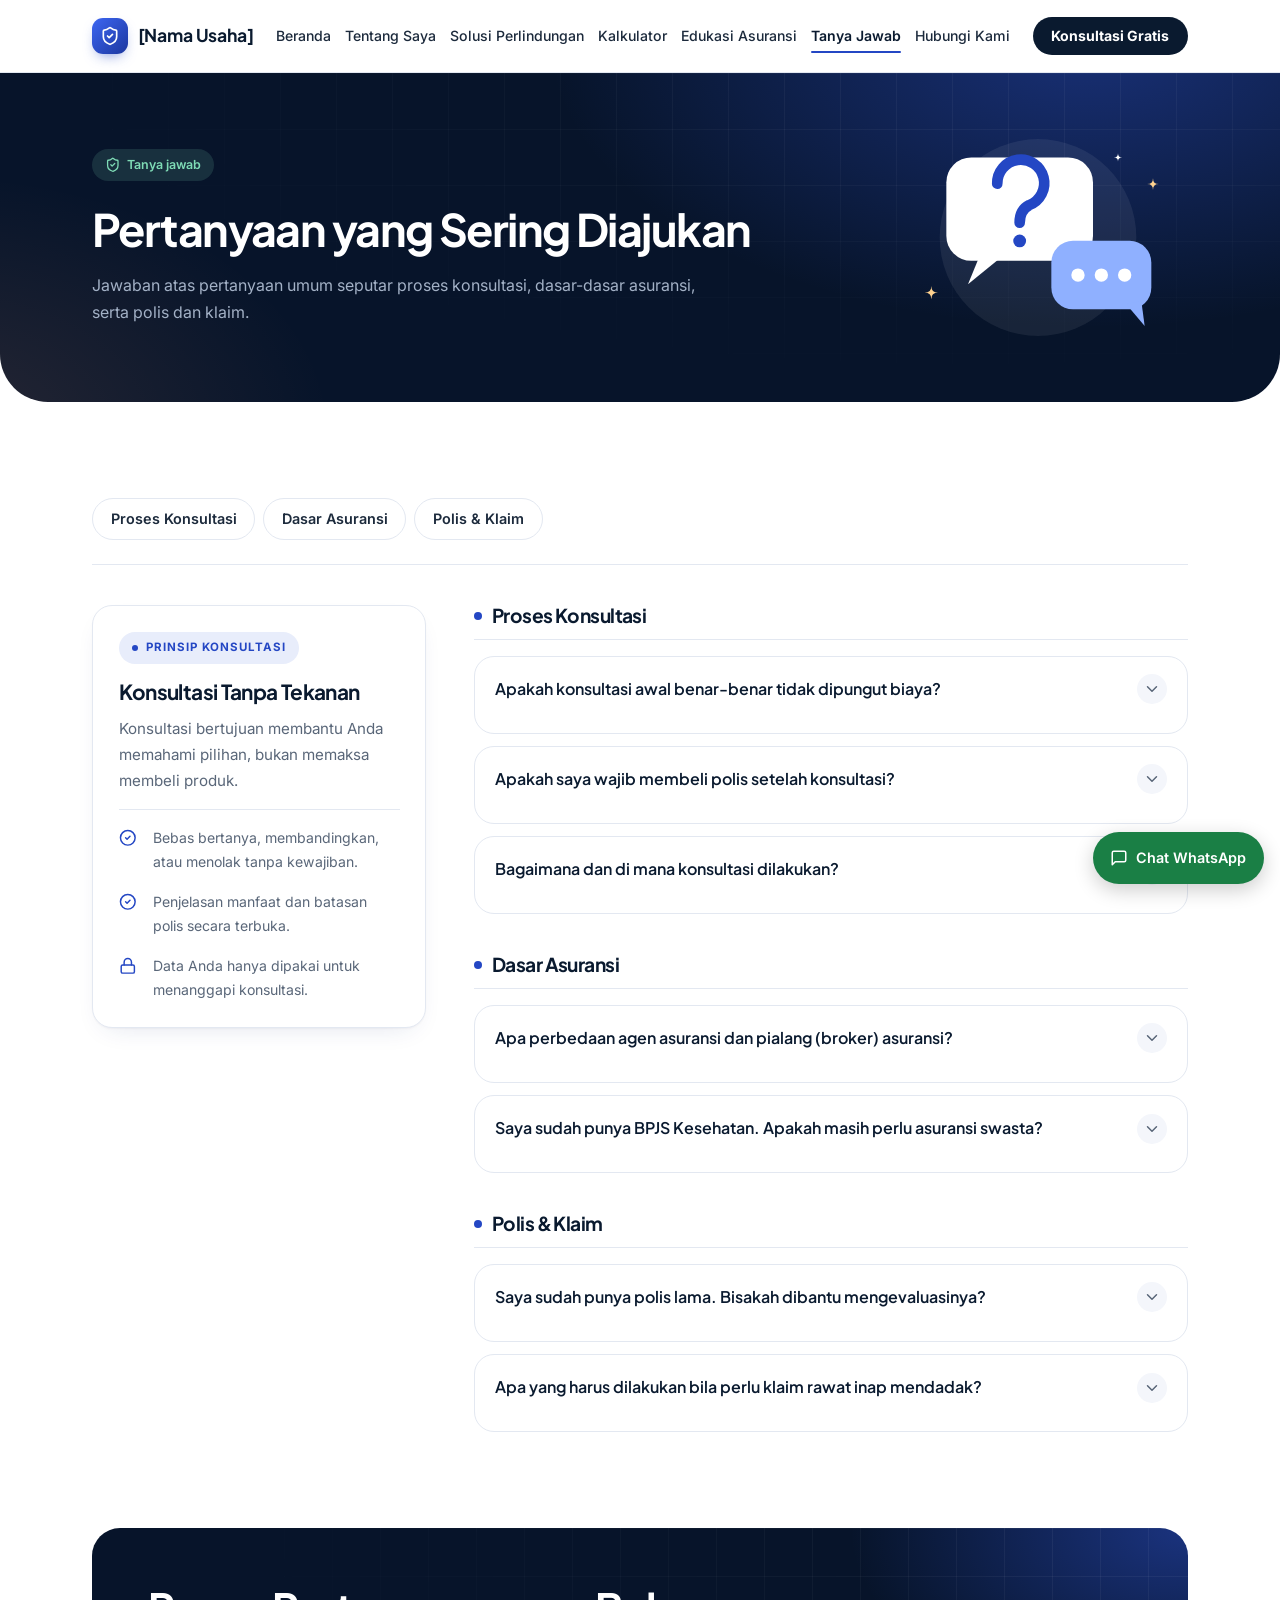
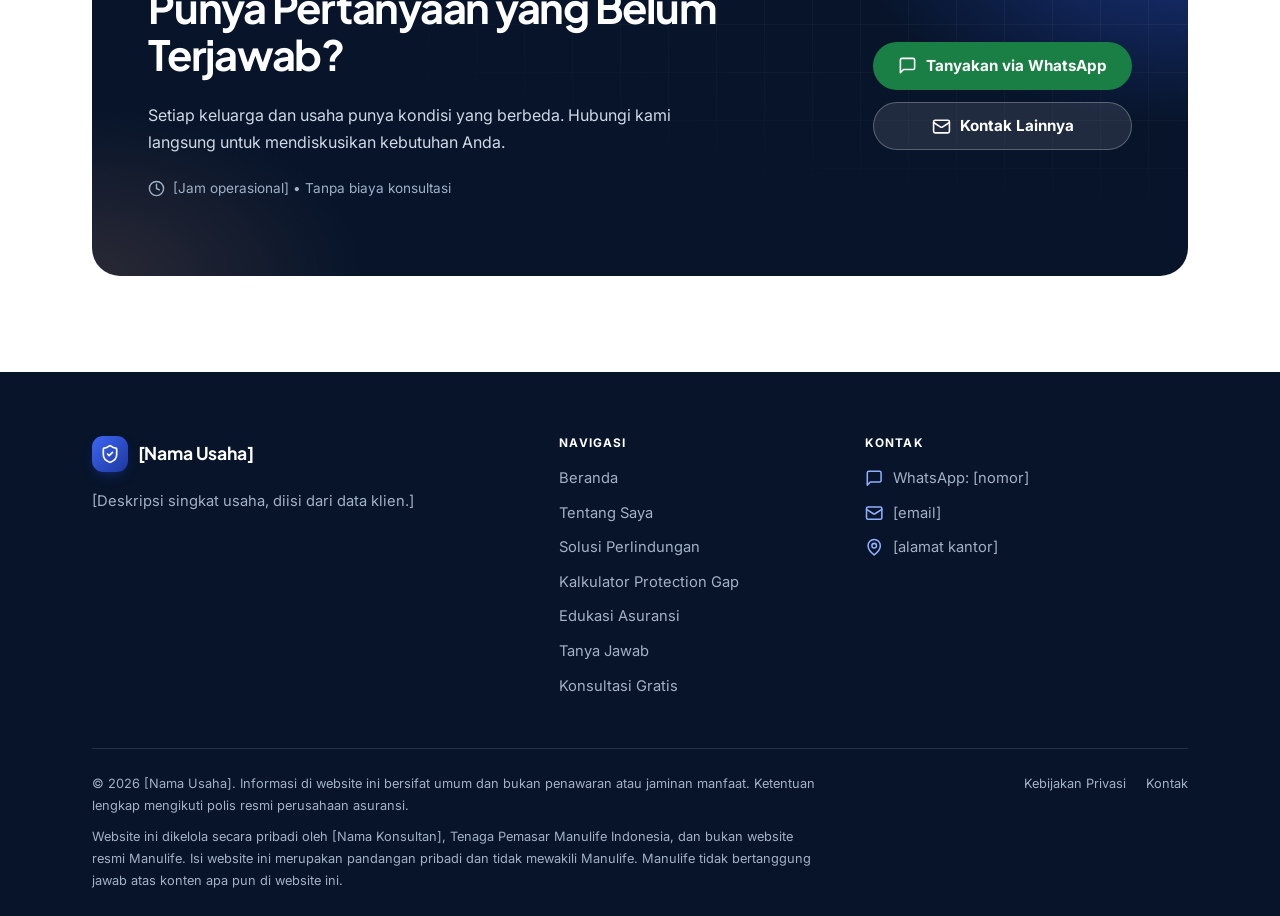
<file: faq.html>
<!doctype html>
<html lang="id">
<head>
  <meta charset="utf-8">
  <meta name="viewport" content="width=device-width, initial-scale=1">
  <title>Tanya Jawab (FAQ) | [Nama Usaha]</title>
  <meta name="description" content="Jawaban atas pertanyaan umum seputar proses konsultasi, dasar-dasar asuransi, polis yang sudah dimiliki, dan klaim.">
  <meta property="og:type" content="website">
  <meta property="og:title" content="Tanya Jawab (FAQ) | [Nama Usaha]">
  <meta property="og:description" content="Jawaban atas pertanyaan umum seputar konsultasi dan asuransi.">
  <meta name="theme-color" content="#0b1f2e">

  <link rel="preconnect" href="https://fonts.googleapis.com">
  <link rel="preconnect" href="https://fonts.gstatic.com" crossorigin>
  <link href="https://fonts.googleapis.com/css2?family=Inter:wght@400;500;600&family=Plus+Jakarta+Sans:wght@600;700&display=swap" rel="stylesheet">
  <link rel="stylesheet" href="assets/css/base.css">
  <link rel="stylesheet" href="assets/css/components.css">
  <link rel="stylesheet" href="assets/css/pages.css">
</head>
<body>

<!-- Sprite ikon (dipakai lewat <use href="#i-nama">) -->
<svg width="0" height="0" style="position:absolute" aria-hidden="true" focusable="false">
  <symbol id="i-chevron" viewBox="0 0 24 24"><path d="m6 9 6 6 6-6"/></symbol>
  <symbol id="i-check" viewBox="0 0 24 24"><circle cx="12" cy="12" r="10"/><path d="m9 12 2 2 4-4"/></symbol>
  <symbol id="i-shield" viewBox="0 0 24 24"><path d="M20 13c0 5-3.5 7.5-7.66 8.95a1 1 0 0 1-.67-.01C7.5 20.5 4 18 4 13V6a1 1 0 0 1 1-1c2 0 4.5-1.2 6.24-2.72a1.17 1.17 0 0 1 1.52 0C14.51 3.81 17 5 19 5a1 1 0 0 1 1 1z"/><path d="m9 12 2 2 4-4"/></symbol>
  <symbol id="i-menu" viewBox="0 0 24 24"><path d="M4 6h16M4 12h16M4 18h16"/></symbol>
  <symbol id="i-close" viewBox="0 0 24 24"><path d="M18 6 6 18M6 6l12 12"/></symbol>
  <symbol id="i-chat" viewBox="0 0 24 24"><path d="M21 15a2 2 0 0 1-2 2H7l-4 4V5a2 2 0 0 1 2-2h14a2 2 0 0 1 2 2z"/></symbol>
  <symbol id="i-lock" viewBox="0 0 24 24"><rect x="3" y="11" width="18" height="11" rx="2"/><path d="M7 11V7a5 5 0 0 1 10 0v4"/></symbol>
  <symbol id="i-clock" viewBox="0 0 24 24"><circle cx="12" cy="12" r="10"/><path d="M12 6v6l4 2"/></symbol>
  <symbol id="i-mail" viewBox="0 0 24 24"><rect x="2" y="4" width="20" height="16" rx="2"/><path d="m22 7-8.97 5.7a1.94 1.94 0 0 1-2.06 0L2 7"/></symbol>
  <symbol id="i-pin" viewBox="0 0 24 24"><path d="M20 10c0 6-8 12-8 12S4 16 4 10a8 8 0 0 1 16 0Z"/><circle cx="12" cy="10" r="3"/></symbol>
</svg>

<a class="skip-link" href="#konten">Lompat ke konten</a>

<header class="site-header">
  <div class="container site-header__inner">
    <a class="brand" href="index.html"><span class="brand__mark" aria-hidden="true"><svg class="icon" viewBox="0 0 24 24"><path d="M20 13c0 5-3.5 7.5-7.66 8.95a1 1 0 0 1-.67-.01C7.5 20.5 4 18 4 13V6a1 1 0 0 1 1-1c2 0 4.5-1.2 6.24-2.72a1.17 1.17 0 0 1 1.52 0C14.51 3.81 17 5 19 5a1 1 0 0 1 1 1z"/><path d="m9 12 2 2 4-4"/></svg></span>[Nama Usaha]</a>

    <nav class="nav" id="site-nav" aria-label="Navigasi utama">
      <ul class="nav__list">
        <li><a class="nav__link" href="index.html">Beranda</a></li>
        <li><a class="nav__link" href="tentang.html">Tentang Saya</a></li>
        <li><a class="nav__link" href="solusi.html">Solusi Perlindungan</a></li>
        <li><a class="nav__link" href="kalkulator.html">Kalkulator</a></li>
        <li><a class="nav__link" href="edukasi/index.html">Edukasi Asuransi</a></li>
        <li><a class="nav__link" href="faq.html" aria-current="page">Tanya Jawab</a></li>
        <li><a class="nav__link" href="kontak.html">Hubungi Kami</a></li>
      </ul>
      <a class="btn btn--primary nav__cta" href="konsultasi.html">Konsultasi Gratis</a>
    </nav>

    <div class="site-header__actions">
      <a class="btn btn--primary btn--sm site-header__cta" href="konsultasi.html">Konsultasi Gratis</a>
      <button class="nav-toggle" type="button" aria-expanded="false" aria-controls="site-nav" aria-label="Buka menu">
        <svg class="icon icon-open" aria-hidden="true"><use href="#i-menu"/></svg>
        <svg class="icon icon-close" aria-hidden="true"><use href="#i-close"/></svg>
      </button>
    </div>
  </div>
</header>

<main id="konten">

  <!-- Hero -->
  <section class="edu-hero">
    <div class="container">
      <span class="badge">
        <svg class="icon" aria-hidden="true"><use href="#i-shield"/></svg>
        Tanya jawab
      </span>
      <h1>Pertanyaan yang Sering Diajukan</h1>
      <p>Jawaban atas pertanyaan umum seputar proses konsultasi, dasar-dasar asuransi, serta polis dan klaim.</p>
      <img class="edu-hero__art" src="assets/img/ilustrasi/hero-faq.svg" alt="" width="360" height="260">
    </div>
  </section>

  <section class="section">
    <div class="container">
      <nav class="faq-jump" aria-label="Kategori pertanyaan">
        <a href="#kat-konsultasi">Proses Konsultasi</a>
        <a href="#kat-dasar">Dasar Asuransi</a>
        <a href="#kat-polis">Polis &amp; Klaim</a>
      </nav>

      <div class="faq-layout">
        <aside class="faq-aside card" aria-labelledby="judul-prinsip">
          <span class="eyebrow">Prinsip konsultasi</span>
          <h2 id="judul-prinsip" style="font-size:1.3rem">Konsultasi Tanpa Tekanan</h2>
          <p>Konsultasi bertujuan membantu Anda memahami pilihan, bukan memaksa membeli produk.</p>
          <ul class="ethics__list">
            <li><svg class="icon" aria-hidden="true"><use href="#i-check"/></svg><span>Bebas bertanya, membandingkan, atau menolak tanpa kewajiban.</span></li>
            <li><svg class="icon" aria-hidden="true"><use href="#i-check"/></svg><span>Penjelasan manfaat dan batasan polis secara terbuka.</span></li>
            <li><svg class="icon" aria-hidden="true"><use href="#i-lock"/></svg><span>Data Anda hanya dipakai untuk menanggapi konsultasi.</span></li>
          </ul>
        </aside>

        <div>
          <!-- Jawaban bertanda [..] wajib diisi klien. Jawaban lain berupa informasi umum; tetap minta klien meninjau. -->

          <div class="faq-group" id="kat-konsultasi">
            <h2 class="faq-group__title">Proses Konsultasi</h2>
            <div class="accordion">
              <div class="accordion__item">
                <h3><button class="accordion__trigger" type="button" aria-expanded="false" aria-controls="q1" id="q1-btn">
                  Apakah konsultasi awal benar-benar tidak dipungut biaya?
                  <svg class="icon" aria-hidden="true"><use href="#i-chevron"/></svg>
                </button></h3>
                <div class="accordion__panel" id="q1" role="region" aria-labelledby="q1-btn" hidden>
                  <p>Ya. Konsultasi awal tidak dipungut biaya. Anda dapat menceritakan kebutuhan dan bertanya sebanyak yang diperlukan.</p>
                </div>
              </div>
              <div class="accordion__item">
                <h3><button class="accordion__trigger" type="button" aria-expanded="false" aria-controls="q2" id="q2-btn">
                  Apakah saya wajib membeli polis setelah konsultasi?
                  <svg class="icon" aria-hidden="true"><use href="#i-chevron"/></svg>
                </button></h3>
                <div class="accordion__panel" id="q2" role="region" aria-labelledby="q2-btn" hidden>
                  <p>Tidak. Keputusan sepenuhnya ada pada Anda. Konsultasi bertujuan membantu Anda memahami pilihan yang tersedia.</p>
                </div>
              </div>
              <div class="accordion__item">
                <h3><button class="accordion__trigger" type="button" aria-expanded="false" aria-controls="q3" id="q3-btn">
                  Bagaimana dan di mana konsultasi dilakukan?
                  <svg class="icon" aria-hidden="true"><use href="#i-chevron"/></svg>
                </button></h3>
                <div class="accordion__panel" id="q3" role="region" aria-labelledby="q3-btn" hidden>
                  <p>[Cara konsultasi dari klien, misalnya lewat WhatsApp, telepon, video call, atau tatap muka di wilayah tertentu.]</p>
                </div>
              </div>
            </div>
          </div>

          <div class="faq-group" id="kat-dasar">
            <h2 class="faq-group__title">Dasar Asuransi</h2>
            <div class="accordion">
              <div class="accordion__item">
                <h3><button class="accordion__trigger" type="button" aria-expanded="false" aria-controls="q4" id="q4-btn">
                  Apa perbedaan agen asuransi dan pialang (broker) asuransi?
                  <svg class="icon" aria-hidden="true"><use href="#i-chevron"/></svg>
                </button></h3>
                <div class="accordion__panel" id="q4" role="region" aria-labelledby="q4-btn" hidden>
                  <p>Agen asuransi memasarkan produk atas nama perusahaan asuransi tempatnya terdaftar. Pialang asuransi adalah perusahaan berizin OJK yang mewakili kepentingan calon tertanggung dalam mencari dan membandingkan polis dari berbagai perusahaan asuransi.</p>
                </div>
              </div>
              <div class="accordion__item">
                <h3><button class="accordion__trigger" type="button" aria-expanded="false" aria-controls="q5" id="q5-btn">
                  Saya sudah punya BPJS Kesehatan. Apakah masih perlu asuransi swasta?
                  <svg class="icon" aria-hidden="true"><use href="#i-chevron"/></svg>
                </button></h3>
                <div class="accordion__panel" id="q5" role="region" aria-labelledby="q5-btn" hidden>
                  <p>BPJS Kesehatan adalah perlindungan dasar yang penting untuk dimiliki. Asuransi swasta dapat menjadi pelengkap, misalnya untuk pilihan rumah sakit, kelas kamar, atau proses layanan yang berbeda. Perlu atau tidaknya bergantung pada kebutuhan dan anggaran Anda.</p>
                </div>
              </div>
            </div>
          </div>

          <div class="faq-group" id="kat-polis">
            <h2 class="faq-group__title">Polis &amp; Klaim</h2>
            <div class="accordion">
              <div class="accordion__item">
                <h3><button class="accordion__trigger" type="button" aria-expanded="false" aria-controls="q6" id="q6-btn">
                  Saya sudah punya polis lama. Bisakah dibantu mengevaluasinya?
                  <svg class="icon" aria-hidden="true"><use href="#i-chevron"/></svg>
                </button></h3>
                <div class="accordion__panel" id="q6" role="region" aria-labelledby="q6-btn" hidden>
                  <p>[Konfirmasi klien apakah layanan ini tersedia.] Sebagai panduan umum, jangan menghentikan polis lama sebelum membandingkannya, karena polis baru bisa memiliki masa tunggu dan ketentuan kondisi kesehatan yang sudah ada.</p>
                </div>
              </div>
              <div class="accordion__item">
                <h3><button class="accordion__trigger" type="button" aria-expanded="false" aria-controls="q7" id="q7-btn">
                  Apa yang harus dilakukan bila perlu klaim rawat inap mendadak?
                  <svg class="icon" aria-hidden="true"><use href="#i-chevron"/></svg>
                </button></h3>
                <div class="accordion__panel" id="q7" role="region" aria-labelledby="q7-btn" hidden>
                  <p>Secara umum, tunjukkan kartu peserta di rumah sakit rekanan dan hubungi layanan pelanggan perusahaan asuransi yang tertera pada kartu atau polis. Simpan semua dokumen dan kuitansi perawatan.</p>
                  <p>[Peran konsultan saat klaim, jika ada, diisi klien.]</p>
                </div>
              </div>
            </div>
          </div>
        </div>
      </div>
    </div>
  </section>

  <!-- CTA -->
  <section class="section" aria-labelledby="judul-cta" style="padding-top:0">
    <div class="container">
      <div class="cta-band">
        <div>
          <h2 id="judul-cta">Punya Pertanyaan yang Belum Terjawab?</h2>
          <p>Setiap keluarga dan usaha punya kondisi yang berbeda. Hubungi kami langsung untuk mendiskusikan kebutuhan Anda.</p>
          <p class="cta-band__meta">
            <svg class="icon" aria-hidden="true"><use href="#i-clock"/></svg>
            [Jam operasional] &bull; Tanpa biaya konsultasi
          </p>
        </div>
        <div class="cta-band__actions" style="flex-direction:column">
          <a class="btn btn--wa" data-wa href="https://wa.me/6281200000000">
            <svg class="icon" aria-hidden="true"><use href="#i-chat"/></svg>
            Tanyakan via WhatsApp
          </a>
          <a class="btn btn--ghost-light" href="kontak.html">
            <svg class="icon" aria-hidden="true"><use href="#i-mail"/></svg>
            Kontak Lainnya
          </a>
        </div>
      </div>
    </div>
  </section>

</main>

<footer class="site-footer">
  <div class="container">
    <div class="site-footer__grid">
      <div>
        <p class="brand"><span class="brand__mark" aria-hidden="true"><svg class="icon" viewBox="0 0 24 24"><path d="M20 13c0 5-3.5 7.5-7.66 8.95a1 1 0 0 1-.67-.01C7.5 20.5 4 18 4 13V6a1 1 0 0 1 1-1c2 0 4.5-1.2 6.24-2.72a1.17 1.17 0 0 1 1.52 0C14.51 3.81 17 5 19 5a1 1 0 0 1 1 1z"/><path d="m9 12 2 2 4-4"/></svg></span>[Nama Usaha]</p>
        <p>[Deskripsi singkat usaha, diisi dari data klien.]</p>
      </div>
      <nav aria-label="Navigasi footer">
        <h3>Navigasi</h3>
        <ul>
          <li><a href="index.html">Beranda</a></li>
          <li><a href="tentang.html">Tentang Saya</a></li>
          <li><a href="solusi.html">Solusi Perlindungan</a></li>
          <li><a href="kalkulator.html">Kalkulator Protection Gap</a></li>
          <li><a href="edukasi/index.html">Edukasi Asuransi</a></li>
          <li><a href="faq.html">Tanya Jawab</a></li>
          <li><a href="konsultasi.html">Konsultasi Gratis</a></li>
        </ul>
      </nav>
      <div>
        <h3>Kontak</h3>
        <ul class="contact-list">
          <li><svg class="icon" aria-hidden="true"><use href="#i-chat"/></svg><a data-wa href="https://wa.me/6281200000000">WhatsApp: [nomor]</a></li>
          <li><svg class="icon" aria-hidden="true"><use href="#i-mail"/></svg><span>[email]</span></li>
          <li><svg class="icon" aria-hidden="true"><use href="#i-pin"/></svg><span>[alamat kantor]</span></li>
        </ul>
      </div>
    </div>
    <div class="site-footer__bottom">
      <div class="site-footer__legal">
        <p>&copy; <span data-year>2025</span> [Nama Usaha]. Informasi di website ini bersifat umum dan bukan penawaran atau jaminan manfaat. Ketentuan lengkap mengikuti polis resmi perusahaan asuransi.</p>
        <!-- Disclaimer afiliasi: wajib menurut pedoman Manulife Agency, jangan dihapus (lihat README bagian 8) -->
        <p>Website ini dikelola secara pribadi oleh [Nama Konsultan], Tenaga Pemasar Manulife Indonesia, dan bukan website resmi Manulife. Isi website ini merupakan pandangan pribadi dan tidak mewakili Manulife. Manulife tidak bertanggung jawab atas konten apa pun di website ini.</p>
      </div>
      <ul>
        <li><a href="kebijakan-privasi.html">Kebijakan Privasi</a></li>
        <li><a href="kontak.html">Kontak</a></li>
      </ul>
    </div>
  </div>
</footer>

<a class="wa-float" data-wa href="https://wa.me/6281200000000" aria-label="Chat WhatsApp">
  <svg class="icon" aria-hidden="true"><use href="#i-chat"/></svg><span>Chat WhatsApp</span>
</a>

<script src="assets/js/main.js"></script>
<script src="assets/js/faq.js"></script>
</body>
</html>
</file>
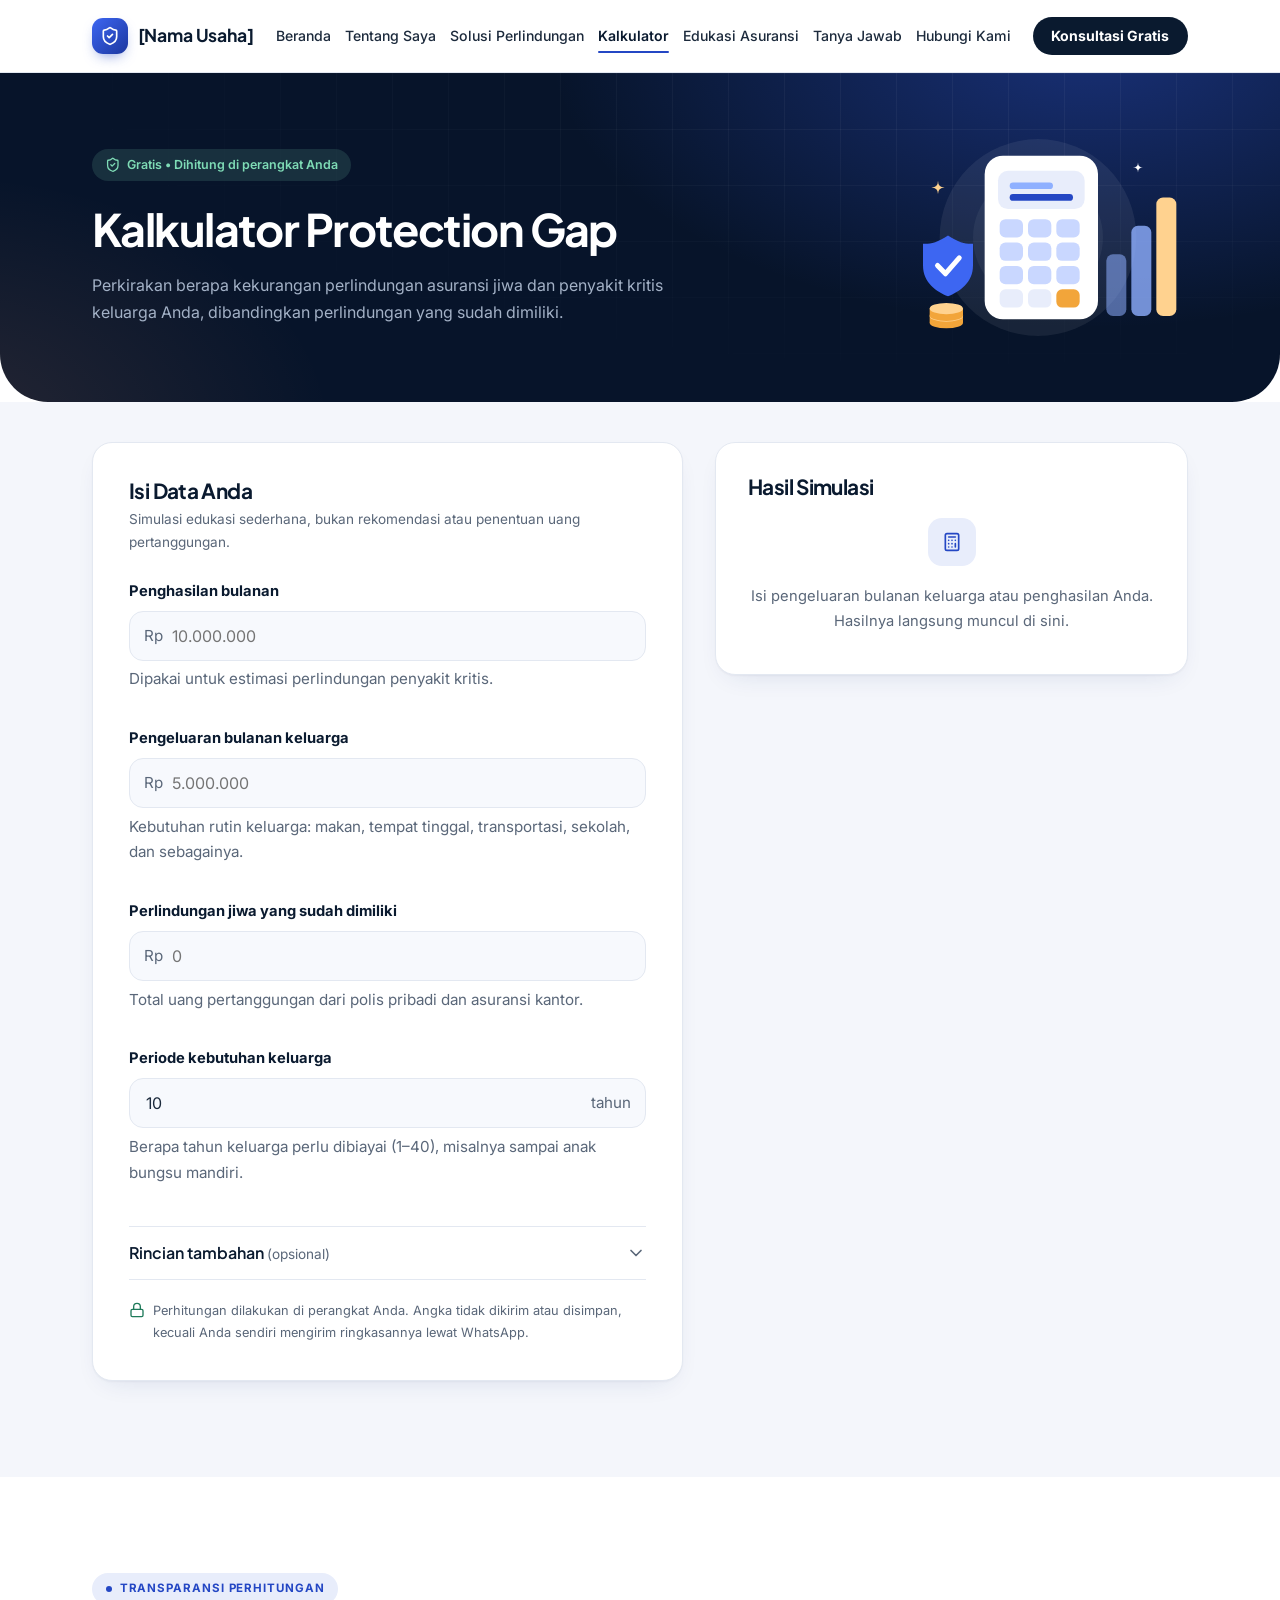
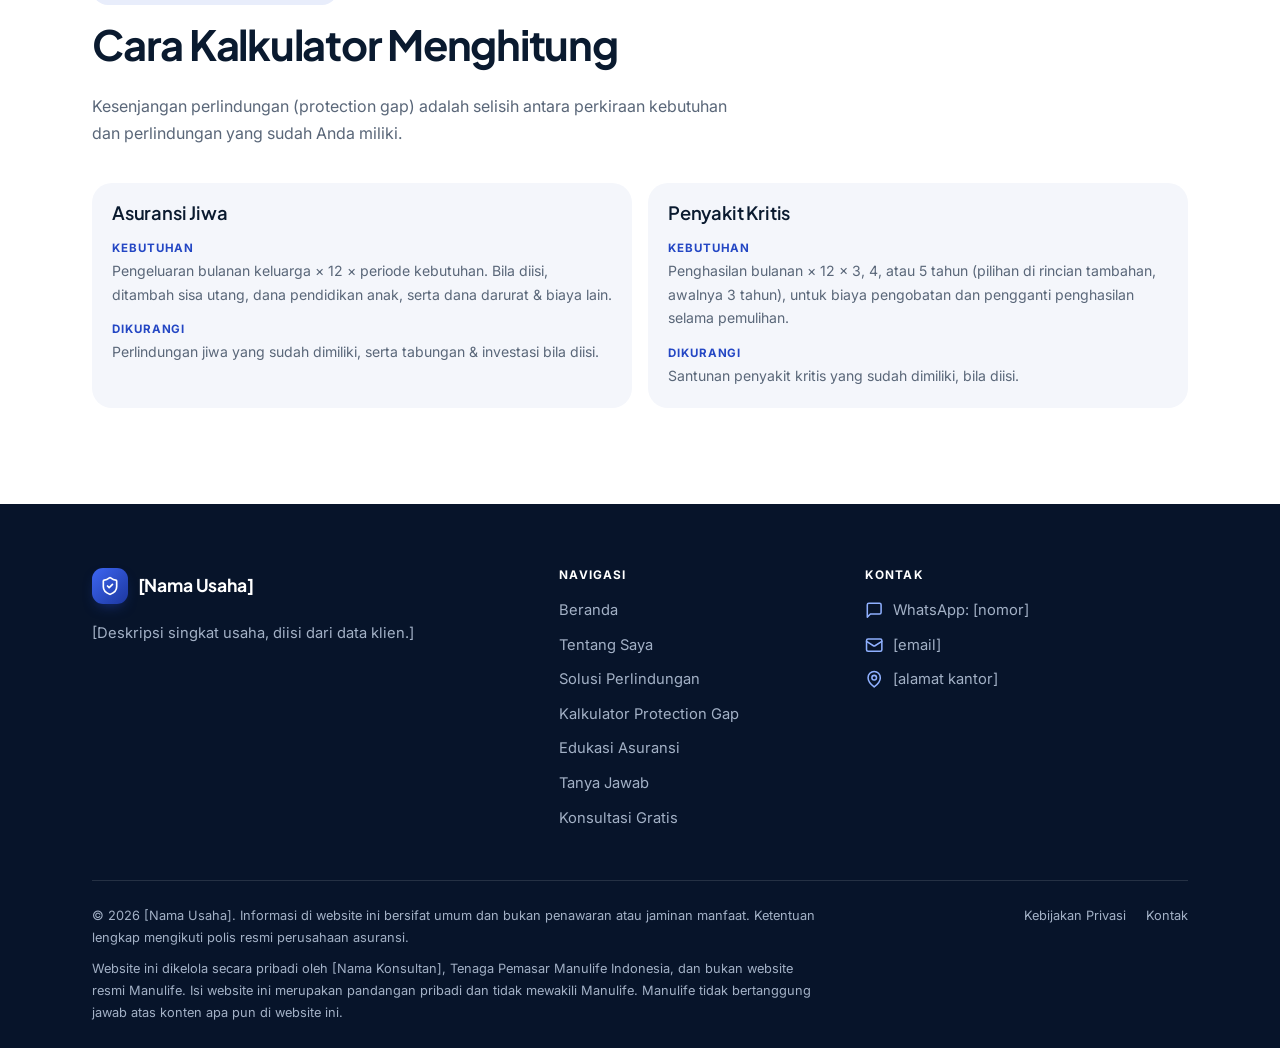
<file: kalkulator.html>
<!doctype html>
<html lang="id">
<head>
  <meta charset="utf-8">
  <meta name="viewport" content="width=device-width, initial-scale=1">
  <title>Kalkulator Protection Gap | [Nama Usaha]</title>
  <meta name="description" content="Hitung perkiraan kekurangan perlindungan asuransi jiwa dan penyakit kritis keluarga Anda. Gratis, dihitung di perangkat Anda, data tidak disimpan.">
  <meta property="og:type" content="website">
  <meta property="og:title" content="Kalkulator Protection Gap | [Nama Usaha]">
  <meta property="og:description" content="Hitung perkiraan kekurangan perlindungan asuransi jiwa dan penyakit kritis keluarga Anda.">
  <meta name="theme-color" content="#0b1f2e">

  <link rel="preconnect" href="https://fonts.googleapis.com">
  <link rel="preconnect" href="https://fonts.gstatic.com" crossorigin>
  <link href="https://fonts.googleapis.com/css2?family=Inter:wght@400;500;600&family=Plus+Jakarta+Sans:wght@600;700&display=swap" rel="stylesheet">
  <link rel="stylesheet" href="assets/css/base.css">
  <link rel="stylesheet" href="assets/css/components.css">
  <link rel="stylesheet" href="assets/css/pages.css">
</head>
<body>

<!-- Sprite ikon (dipakai lewat <use href="#i-nama">) -->
<svg width="0" height="0" style="position:absolute" aria-hidden="true" focusable="false">
  <symbol id="i-check" viewBox="0 0 24 24"><circle cx="12" cy="12" r="10"/><path d="m9 12 2 2 4-4"/></symbol>
  <symbol id="i-shield" viewBox="0 0 24 24"><path d="M20 13c0 5-3.5 7.5-7.66 8.95a1 1 0 0 1-.67-.01C7.5 20.5 4 18 4 13V6a1 1 0 0 1 1-1c2 0 4.5-1.2 6.24-2.72a1.17 1.17 0 0 1 1.52 0C14.51 3.81 17 5 19 5a1 1 0 0 1 1 1z"/><path d="m9 12 2 2 4-4"/></symbol>
  <symbol id="i-menu" viewBox="0 0 24 24"><path d="M4 6h16M4 12h16M4 18h16"/></symbol>
  <symbol id="i-close" viewBox="0 0 24 24"><path d="M18 6 6 18M6 6l12 12"/></symbol>
  <symbol id="i-chat" viewBox="0 0 24 24"><path d="M21 15a2 2 0 0 1-2 2H7l-4 4V5a2 2 0 0 1 2-2h14a2 2 0 0 1 2 2z"/></symbol>
  <symbol id="i-lock" viewBox="0 0 24 24"><rect x="3" y="11" width="18" height="11" rx="2"/><path d="M7 11V7a5 5 0 0 1 10 0v4"/></symbol>
  <symbol id="i-mail" viewBox="0 0 24 24"><rect x="2" y="4" width="20" height="16" rx="2"/><path d="m22 7-8.97 5.7a1.94 1.94 0 0 1-2.06 0L2 7"/></symbol>
  <symbol id="i-pin" viewBox="0 0 24 24"><path d="M20 10c0 6-8 12-8 12S4 16 4 10a8 8 0 0 1 16 0Z"/><circle cx="12" cy="10" r="3"/></symbol>
  <symbol id="i-heart" viewBox="0 0 24 24"><path d="M19 14c1.49-1.46 3-3.21 3-5.5A5.5 5.5 0 0 0 16.5 3c-1.76 0-3 .5-4.5 2-1.5-1.5-2.74-2-4.5-2A5.5 5.5 0 0 0 2 8.5c0 2.3 1.5 4.05 3 5.5l7 7Z"/></symbol>
  <symbol id="i-users" viewBox="0 0 24 24"><path d="M16 21v-2a4 4 0 0 0-4-4H6a4 4 0 0 0-4 4v2"/><circle cx="9" cy="7" r="4"/><path d="M22 21v-2a4 4 0 0 0-3-3.87M16 3.13a4 4 0 0 1 0 7.75"/></symbol>
  <symbol id="i-calc" viewBox="0 0 24 24"><rect x="4" y="2" width="16" height="20" rx="2"/><path d="M8 6h8M16 14v4M16 10h.01M12 10h.01M8 10h.01M12 14h.01M8 14h.01M12 18h.01M8 18h.01"/></symbol>
  <symbol id="i-chevron" viewBox="0 0 24 24"><path d="m6 9 6 6 6-6"/></symbol>
</svg>

<a class="skip-link" href="#konten">Lompat ke konten</a>

<header class="site-header">
  <div class="container site-header__inner">
    <a class="brand" href="index.html"><span class="brand__mark" aria-hidden="true"><svg class="icon" viewBox="0 0 24 24"><path d="M20 13c0 5-3.5 7.5-7.66 8.95a1 1 0 0 1-.67-.01C7.5 20.5 4 18 4 13V6a1 1 0 0 1 1-1c2 0 4.5-1.2 6.24-2.72a1.17 1.17 0 0 1 1.52 0C14.51 3.81 17 5 19 5a1 1 0 0 1 1 1z"/><path d="m9 12 2 2 4-4"/></svg></span>[Nama Usaha]</a>

    <nav class="nav" id="site-nav" aria-label="Navigasi utama">
      <ul class="nav__list">
        <li><a class="nav__link" href="index.html">Beranda</a></li>
        <li><a class="nav__link" href="tentang.html">Tentang Saya</a></li>
        <li><a class="nav__link" href="solusi.html">Solusi Perlindungan</a></li>
        <li><a class="nav__link" href="kalkulator.html" aria-current="page">Kalkulator</a></li>
        <li><a class="nav__link" href="edukasi/index.html">Edukasi Asuransi</a></li>
        <li><a class="nav__link" href="faq.html">Tanya Jawab</a></li>
        <li><a class="nav__link" href="kontak.html">Hubungi Kami</a></li>
      </ul>
      <a class="btn btn--primary nav__cta" href="konsultasi.html">Konsultasi Gratis</a>
    </nav>

    <div class="site-header__actions">
      <a class="btn btn--primary btn--sm site-header__cta" href="konsultasi.html">Konsultasi Gratis</a>
      <button class="nav-toggle" type="button" aria-expanded="false" aria-controls="site-nav" aria-label="Buka menu">
        <svg class="icon icon-open" aria-hidden="true"><use href="#i-menu"/></svg>
        <svg class="icon icon-close" aria-hidden="true"><use href="#i-close"/></svg>
      </button>
    </div>
  </div>
</header>

<main id="konten">

  <section class="edu-hero">
    <div class="container">
      <span class="badge">
        <svg class="icon" aria-hidden="true"><use href="#i-shield"/></svg>
        Gratis &bull; Dihitung di perangkat Anda
      </span>
      <h1>Kalkulator Protection Gap</h1>
      <p>Perkirakan berapa kekurangan perlindungan asuransi jiwa dan penyakit kritis keluarga Anda, dibandingkan perlindungan yang sudah dimiliki.</p>
      <img class="edu-hero__art" src="assets/img/ilustrasi/hero-kalkulator.svg" alt="" width="360" height="260">
    </div>
  </section>

  <section class="section section--tint" style="padding-top:2.5rem">
    <div class="container calc">

      <!-- Formulir: hasil dihitung langsung di browser, tidak ada data yang dikirim -->
      <form class="card calc__form" data-calc novalidate>
        <h2 class="calc__title">Isi Data Anda</h2>
        <p class="calc__disclaimer">Simulasi edukasi sederhana, bukan rekomendasi atau penentuan uang pertanggungan.</p>

        <div class="calc__fields">
          <div class="field">
            <label for="k-penghasilan">Penghasilan bulanan</label>
            <div class="field__money"><span aria-hidden="true">Rp</span>
              <input id="k-penghasilan" name="penghasilan" type="text" inputmode="numeric" autocomplete="off" placeholder="10.000.000" data-money aria-describedby="k-penghasilan-hint"></div>
            <p class="field__hint" id="k-penghasilan-hint">Dipakai untuk estimasi perlindungan penyakit kritis.</p>
          </div>
          <div class="field">
            <label for="k-pengeluaran">Pengeluaran bulanan keluarga</label>
            <div class="field__money"><span aria-hidden="true">Rp</span>
              <input id="k-pengeluaran" name="pengeluaran" type="text" inputmode="numeric" autocomplete="off" placeholder="5.000.000" data-money aria-describedby="k-pengeluaran-hint"></div>
            <p class="field__hint" id="k-pengeluaran-hint">Kebutuhan rutin keluarga: makan, tempat tinggal, transportasi, sekolah, dan sebagainya.</p>
          </div>
          <div class="field">
            <label for="k-upjiwa">Perlindungan jiwa yang sudah dimiliki</label>
            <div class="field__money"><span aria-hidden="true">Rp</span>
              <input id="k-upjiwa" name="upJiwa" type="text" inputmode="numeric" autocomplete="off" placeholder="0" data-money aria-describedby="k-upjiwa-hint"></div>
            <p class="field__hint" id="k-upjiwa-hint">Total uang pertanggungan dari polis pribadi dan asuransi kantor.</p>
          </div>
          <div class="field">
            <label for="k-periode">Periode kebutuhan keluarga</label>
            <div class="field__unit">
              <input id="k-periode" name="periode" type="text" inputmode="numeric" autocomplete="off" maxlength="2" value="10" aria-describedby="k-periode-hint k-periode-error">
              <span aria-hidden="true">tahun</span></div>
            <p class="field__hint" id="k-periode-hint">Berapa tahun keluarga perlu dibiayai (1–40), misalnya sampai anak bungsu mandiri.</p>
            <p class="field__error" id="k-periode-error" hidden></p>
          </div>
        </div>

        <details class="calc__more">
          <summary>
            <span>Rincian tambahan <span class="optional">(opsional)</span></span>
            <svg class="icon" aria-hidden="true"><use href="#i-chevron"/></svg>
          </summary>
          <p class="calc__more-intro">Lengkapi bila ingin estimasi yang lebih mendekati kondisi Anda.</p>
          <div class="calc__fields">
            <div class="field">
              <label for="k-utang">Sisa utang</label>
              <div class="field__money"><span aria-hidden="true">Rp</span>
                <input id="k-utang" name="utang" type="text" inputmode="numeric" autocomplete="off" data-money aria-describedby="k-utang-hint"></div>
              <p class="field__hint" id="k-utang-hint">KPR, cicilan kendaraan, kartu kredit, dan pinjaman lain.</p>
            </div>
            <div class="field">
              <label for="k-pendidikan">Dana pendidikan anak</label>
              <div class="field__money"><span aria-hidden="true">Rp</span>
                <input id="k-pendidikan" name="pendidikan" type="text" inputmode="numeric" autocomplete="off" data-money aria-describedby="k-pendidikan-hint"></div>
              <p class="field__hint" id="k-pendidikan-hint">Total perkiraan biaya pendidikan yang ingin tetap terjamin.</p>
            </div>
            <div class="field">
              <label for="k-darurat">Dana darurat &amp; biaya lain</label>
              <div class="field__money"><span aria-hidden="true">Rp</span>
                <input id="k-darurat" name="darurat" type="text" inputmode="numeric" autocomplete="off" data-money aria-describedby="k-darurat-hint"></div>
              <p class="field__hint" id="k-darurat-hint">Misalnya dana darurat keluarga dan biaya pemakaman.</p>
            </div>
            <div class="field">
              <label for="k-tabungan">Tabungan &amp; investasi</label>
              <div class="field__money"><span aria-hidden="true">Rp</span>
                <input id="k-tabungan" name="tabungan" type="text" inputmode="numeric" autocomplete="off" data-money aria-describedby="k-tabungan-hint"></div>
              <p class="field__hint" id="k-tabungan-hint">Yang bisa dipakai keluarga, seperti tabungan, deposito, dan reksa dana. Rumah yang ditinggali tidak dihitung.</p>
            </div>
            <div class="field">
              <label for="k-upkritis">Santunan penyakit kritis yang dimiliki</label>
              <div class="field__money"><span aria-hidden="true">Rp</span>
                <input id="k-upkritis" name="upKritis" type="text" inputmode="numeric" autocomplete="off" data-money aria-describedby="k-upkritis-hint"></div>
              <p class="field__hint" id="k-upkritis-hint">Dari polis yang ada, termasuk asuransi tambahan (rider).</p>
            </div>
            <div class="field">
              <label for="k-pemulihan">Bila sakit kritis, ganti penghasilan selama</label>
              <select id="k-pemulihan" name="pemulihan" aria-describedby="k-pemulihan-hint">
                <option value="3">3 tahun</option>
                <option value="4">4 tahun</option>
                <option value="5">5 tahun</option>
              </select>
              <p class="field__hint" id="k-pemulihan-hint">Panduan umum 3–5 tahun, untuk pengobatan dan masa pemulihan.</p>
            </div>
          </div>
        </details>

        <p class="form__note">
          <svg class="icon" aria-hidden="true"><use href="#i-lock"/></svg>
          <span>Perhitungan dilakukan di perangkat Anda. Angka tidak dikirim atau disimpan, kecuali Anda sendiri mengirim ringkasannya lewat WhatsApp.</span>
        </p>
      </form>

      <!-- Hasil: diisi oleh kalkulator.js setiap isian berubah -->
      <aside class="card calc__result" id="hasil" aria-labelledby="judul-hasil">
        <h2 class="calc__title" id="judul-hasil">Hasil Simulasi</h2>
        <p class="visually-hidden" role="status" data-calc-status></p>

        <div class="calc__empty" data-calc-empty>
          <span class="card__icon"><svg class="icon" aria-hidden="true"><use href="#i-calc"/></svg></span>
          <p>Isi pengeluaran bulanan keluarga atau penghasilan Anda. Hasilnya langsung muncul di sini.</p>
        </div>

        <div data-calc-output hidden>
          <div class="calc__block tone-blue" data-calc-block="jiwa" hidden>
            <p class="calc__label"><svg class="icon" aria-hidden="true"><use href="#i-users"/></svg>Asuransi jiwa</p>
            <dl class="calc__rows">
              <div><dt>Estimasi kebutuhan keluarga</dt><dd data-out="butuh"></dd></div>
              <div><dt>Perlindungan yang dimiliki</dt><dd data-out="punya"></dd></div>
            </dl>
            <p class="calc__sub">Estimasi kesenjangan perlindungan</p>
            <p class="calc__value" data-out="gap"></p>
            <div class="meter" aria-hidden="true"><div class="meter__fill" data-out="meter"></div></div>
            <p class="calc__caption" data-out="caption"></p>
          </div>

          <div class="calc__block tone-rose" data-calc-block="kritis" hidden>
            <p class="calc__label"><svg class="icon" aria-hidden="true"><use href="#i-heart"/></svg>Penyakit kritis</p>
            <dl class="calc__rows">
              <div><dt>Estimasi kebutuhan (<span data-out="tahun">3</span> tahun penghasilan)</dt><dd data-out="butuh"></dd></div>
              <div><dt>Santunan yang dimiliki</dt><dd data-out="punya"></dd></div>
            </dl>
            <p class="calc__sub">Estimasi kesenjangan perlindungan</p>
            <p class="calc__value" data-out="gap"></p>
            <div class="meter" aria-hidden="true"><div class="meter__fill" data-out="meter"></div></div>
            <p class="calc__caption" data-out="caption"></p>
          </div>

          <p class="calc__note">Simulasi edukasi sederhana, bukan rekomendasi atau penentuan uang pertanggungan. Belum memperhitungkan inflasi maupun hasil pengembangan dana. Kebutuhan sebenarnya bisa berbeda dan dapat dibahas saat konsultasi.</p>
          <a class="btn btn--wa" data-calc-wa href="https://wa.me/6281200000000" target="_blank" rel="noopener noreferrer">
            <svg class="icon" aria-hidden="true"><use href="#i-chat"/></svg>
            Diskusikan Hasil via WhatsApp
          </a>
        </div>
      </aside>
    </div>
  </section>

  <!-- Cara menghitung: transparan agar pengunjung tahu asal angkanya -->
  <section class="section" aria-labelledby="judul-rumus">
    <div class="container">
      <div class="section-head">
        <span class="eyebrow">Transparansi perhitungan</span>
        <h2 id="judul-rumus">Cara Kalkulator Menghitung</h2>
        <p>Kesenjangan perlindungan (protection gap) adalah selisih antara perkiraan kebutuhan dan perlindungan yang sudah Anda miliki.</p>
      </div>
      <div class="compare">
        <div class="compare__item">
          <h3>Asuransi Jiwa</h3>
          <p><span class="compare__label">Kebutuhan</span><br>Pengeluaran bulanan keluarga &times; 12 &times; periode kebutuhan. Bila diisi, ditambah sisa utang, dana pendidikan anak, serta dana darurat &amp; biaya lain.</p>
          <p><span class="compare__label">Dikurangi</span><br>Perlindungan jiwa yang sudah dimiliki, serta tabungan &amp; investasi bila diisi.</p>
        </div>
        <div class="compare__item">
          <h3>Penyakit Kritis</h3>
          <p><span class="compare__label">Kebutuhan</span><br>Penghasilan bulanan &times; 12 &times; 3, 4, atau 5 tahun (pilihan di rincian tambahan, awalnya 3 tahun), untuk biaya pengobatan dan pengganti penghasilan selama pemulihan.</p>
          <p><span class="compare__label">Dikurangi</span><br>Santunan penyakit kritis yang sudah dimiliki, bila diisi.</p>
        </div>
      </div>
    </div>
  </section>

</main>

<footer class="site-footer">
  <div class="container">
    <div class="site-footer__grid">
      <div>
        <p class="brand"><span class="brand__mark" aria-hidden="true"><svg class="icon" viewBox="0 0 24 24"><path d="M20 13c0 5-3.5 7.5-7.66 8.95a1 1 0 0 1-.67-.01C7.5 20.5 4 18 4 13V6a1 1 0 0 1 1-1c2 0 4.5-1.2 6.24-2.72a1.17 1.17 0 0 1 1.52 0C14.51 3.81 17 5 19 5a1 1 0 0 1 1 1z"/><path d="m9 12 2 2 4-4"/></svg></span>[Nama Usaha]</p>
        <p>[Deskripsi singkat usaha, diisi dari data klien.]</p>
      </div>
      <nav aria-label="Navigasi footer">
        <h3>Navigasi</h3>
        <ul>
          <li><a href="index.html">Beranda</a></li>
          <li><a href="tentang.html">Tentang Saya</a></li>
          <li><a href="solusi.html">Solusi Perlindungan</a></li>
          <li><a href="kalkulator.html">Kalkulator Protection Gap</a></li>
          <li><a href="edukasi/index.html">Edukasi Asuransi</a></li>
          <li><a href="faq.html">Tanya Jawab</a></li>
          <li><a href="konsultasi.html">Konsultasi Gratis</a></li>
        </ul>
      </nav>
      <div>
        <h3>Kontak</h3>
        <ul class="contact-list">
          <li><svg class="icon" aria-hidden="true"><use href="#i-chat"/></svg><a data-wa href="https://wa.me/6281200000000">WhatsApp: [nomor]</a></li>
          <li><svg class="icon" aria-hidden="true"><use href="#i-mail"/></svg><span>[email]</span></li>
          <li><svg class="icon" aria-hidden="true"><use href="#i-pin"/></svg><span>[alamat kantor]</span></li>
        </ul>
      </div>
    </div>
    <div class="site-footer__bottom">
      <div class="site-footer__legal">
        <p>&copy; <span data-year>2025</span> [Nama Usaha]. Informasi di website ini bersifat umum dan bukan penawaran atau jaminan manfaat. Ketentuan lengkap mengikuti polis resmi perusahaan asuransi.</p>
        <!-- Disclaimer afiliasi: wajib menurut pedoman Manulife Agency, jangan dihapus (lihat README bagian 8) -->
        <p>Website ini dikelola secara pribadi oleh [Nama Konsultan], Tenaga Pemasar Manulife Indonesia, dan bukan website resmi Manulife. Isi website ini merupakan pandangan pribadi dan tidak mewakili Manulife. Manulife tidak bertanggung jawab atas konten apa pun di website ini.</p>
      </div>
      <ul>
        <li><a href="kebijakan-privasi.html">Kebijakan Privasi</a></li>
        <li><a href="kontak.html">Kontak</a></li>
      </ul>
    </div>
  </div>
</footer>

<script src="assets/js/main.js"></script>
<script src="assets/js/kalkulator.js"></script>
</body>
</html>
</file>
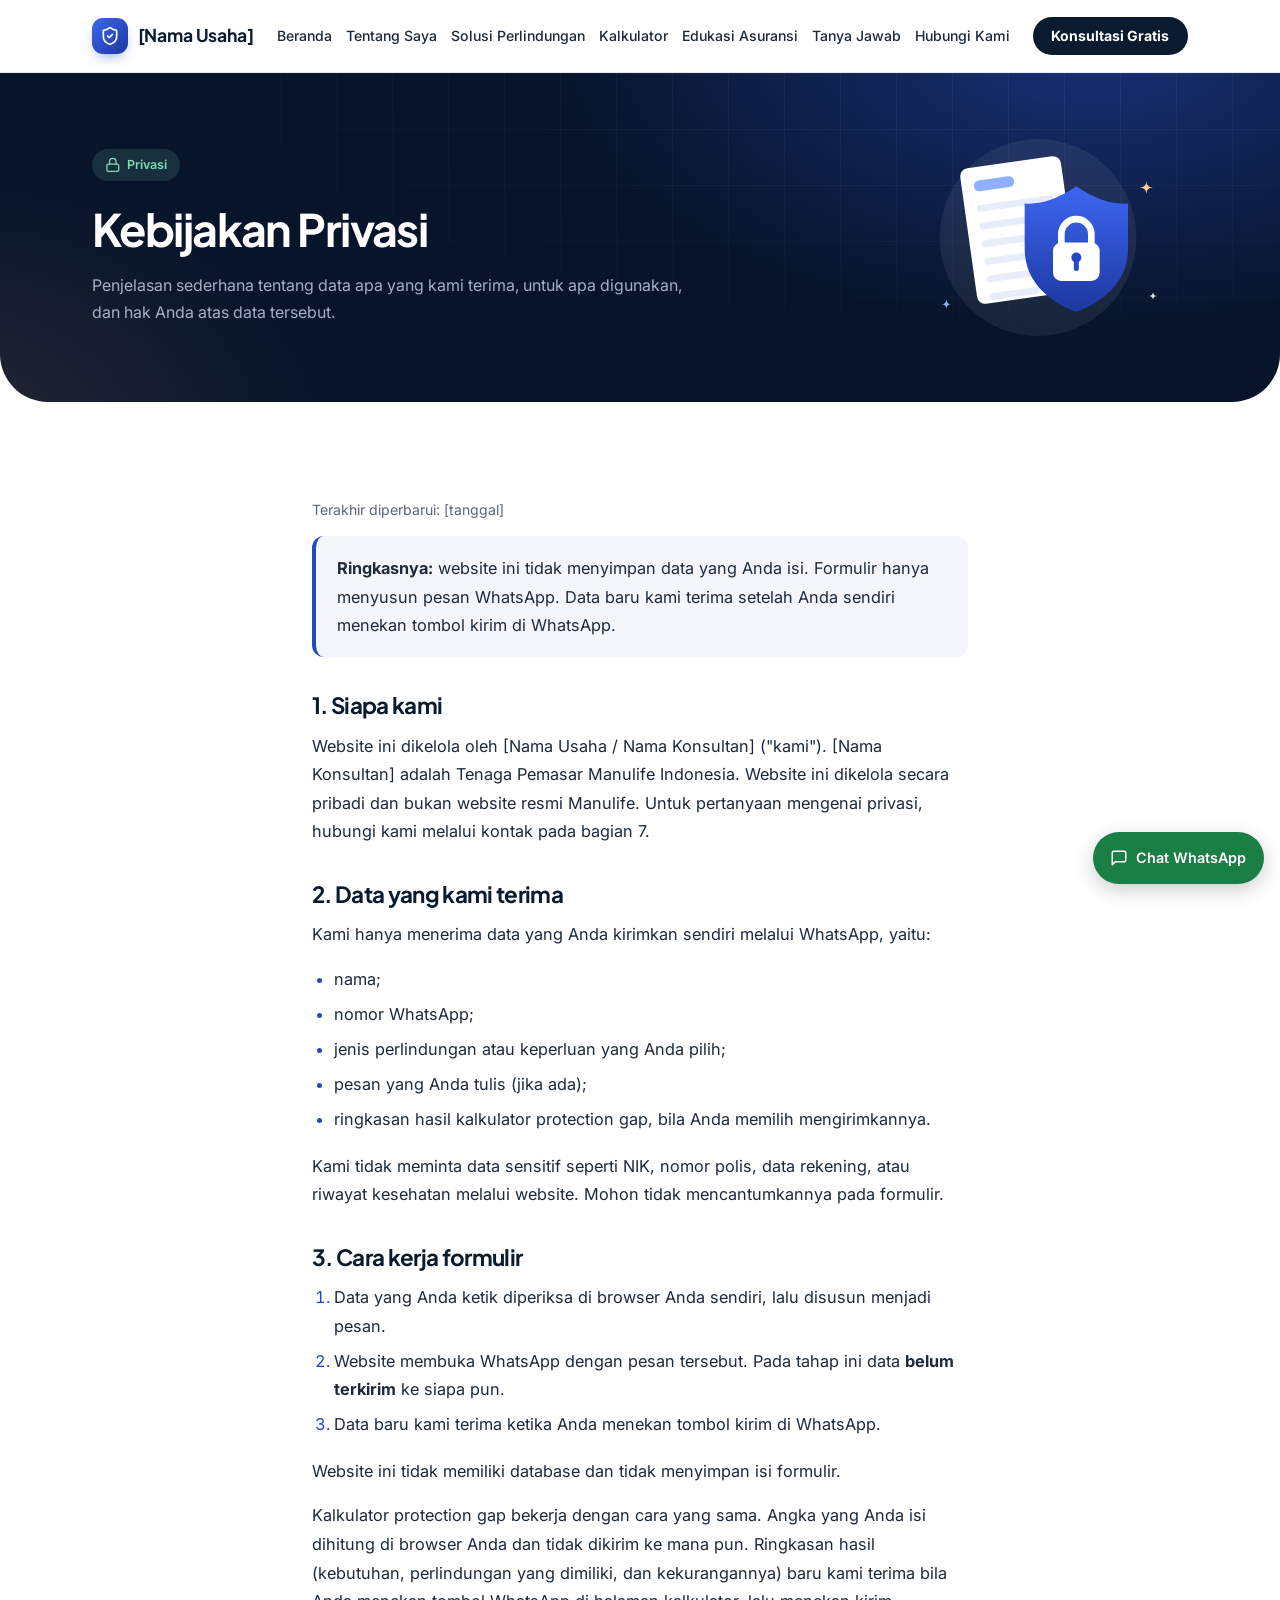
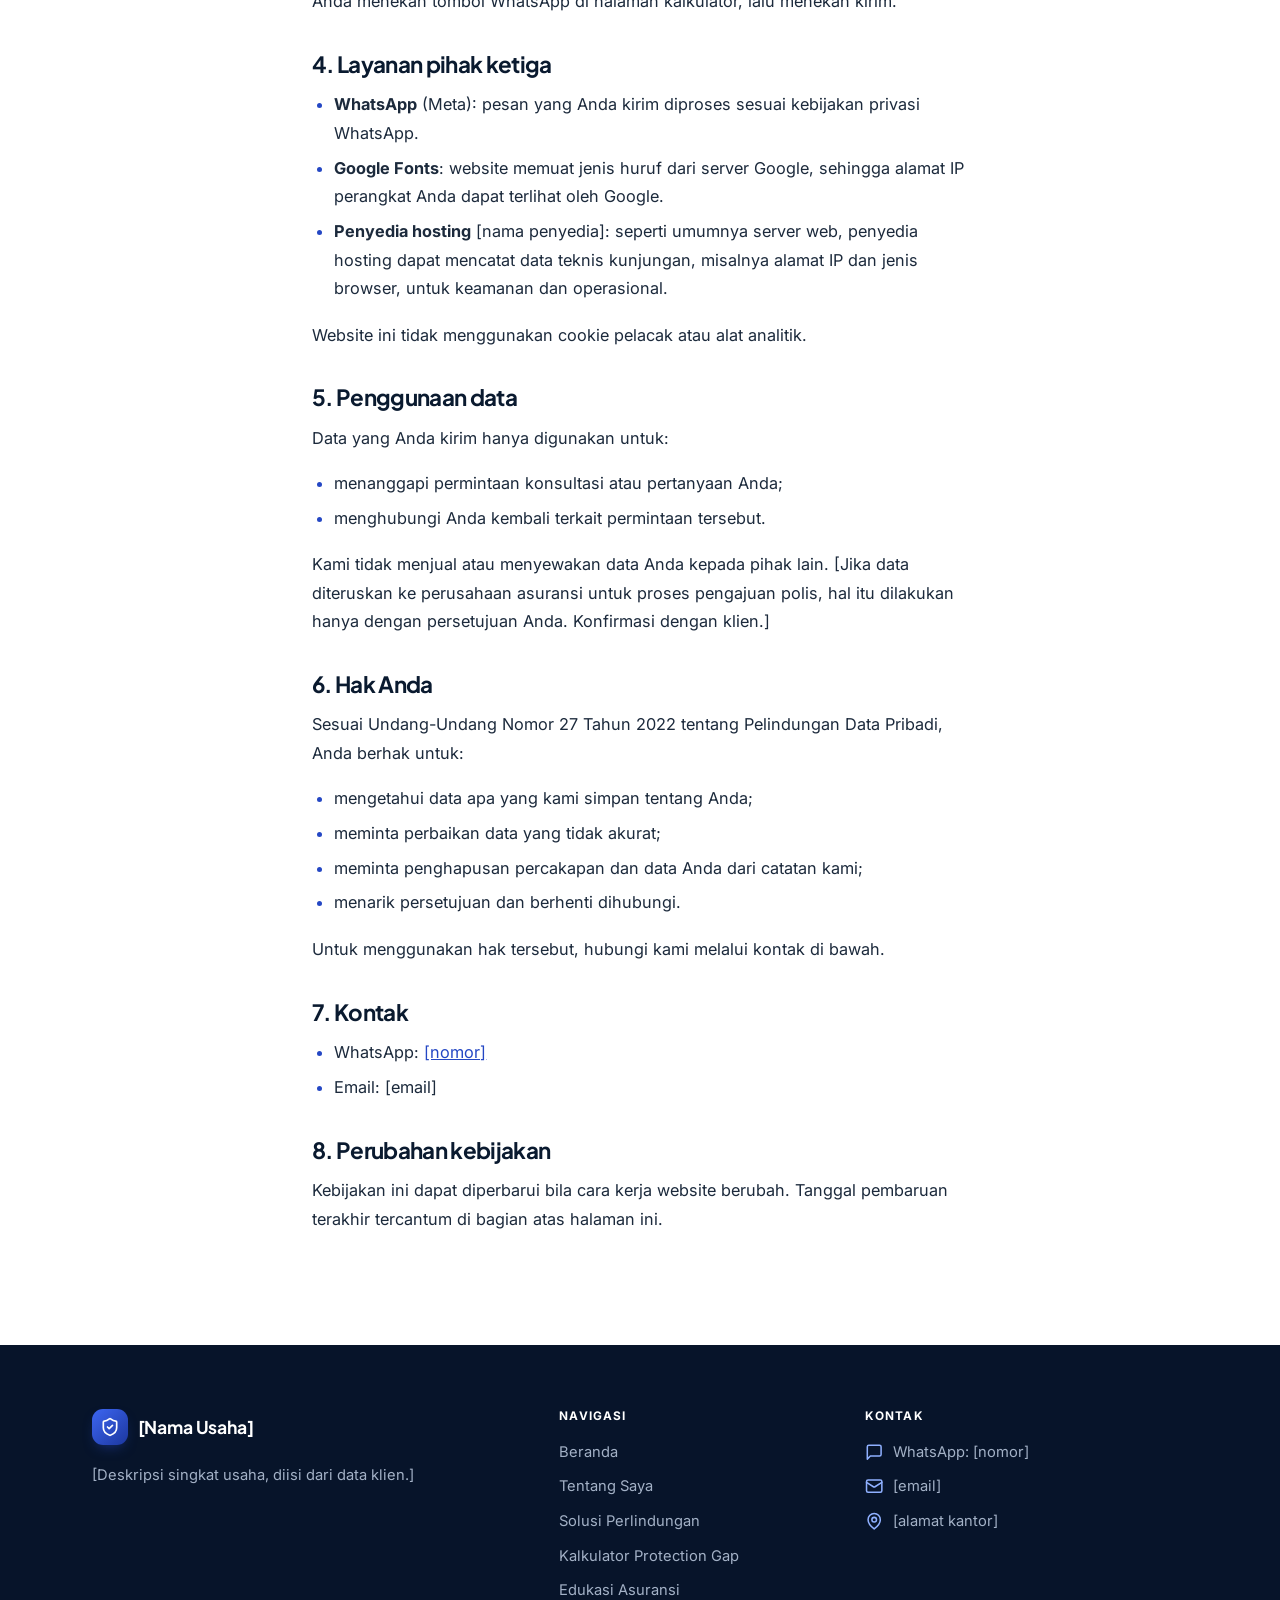
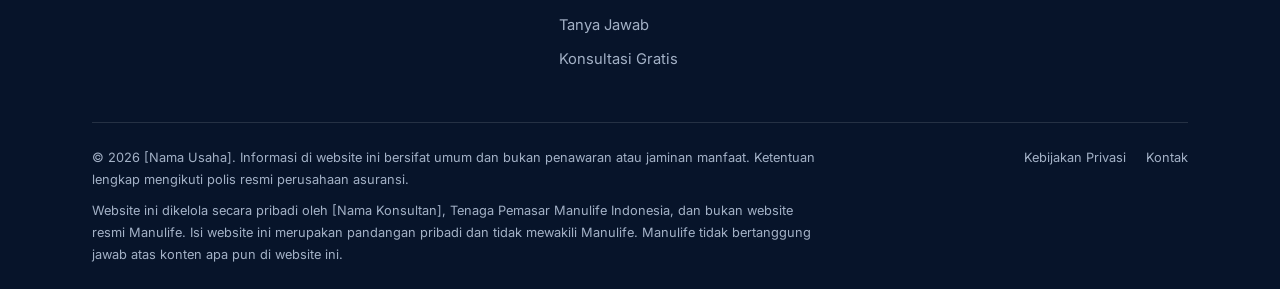
<file: kebijakan-privasi.html>
<!doctype html>
<html lang="id">
<head>
  <meta charset="utf-8">
  <meta name="viewport" content="width=device-width, initial-scale=1">
  <title>Kebijakan Privasi | [Nama Usaha]</title>
  <meta name="description" content="Penjelasan cara website [Nama Usaha] menggunakan data yang Anda isi pada formulir konsultasi.">
  <meta name="theme-color" content="#0b1f2e">

  <link rel="preconnect" href="https://fonts.googleapis.com">
  <link rel="preconnect" href="https://fonts.gstatic.com" crossorigin>
  <link href="https://fonts.googleapis.com/css2?family=Inter:wght@400;500;600&family=Plus+Jakarta+Sans:wght@600;700&display=swap" rel="stylesheet">
  <link rel="stylesheet" href="assets/css/base.css">
  <link rel="stylesheet" href="assets/css/components.css">
  <link rel="stylesheet" href="assets/css/pages.css">
</head>
<body>

<!-- Sprite ikon (dipakai lewat <use href="#i-nama">) -->
<svg width="0" height="0" style="position:absolute" aria-hidden="true" focusable="false">
  <symbol id="i-lock" viewBox="0 0 24 24"><rect x="3" y="11" width="18" height="11" rx="2"/><path d="M7 11V7a5 5 0 0 1 10 0v4"/></symbol>
  <symbol id="i-menu" viewBox="0 0 24 24"><path d="M4 6h16M4 12h16M4 18h16"/></symbol>
  <symbol id="i-close" viewBox="0 0 24 24"><path d="M18 6 6 18M6 6l12 12"/></symbol>
  <symbol id="i-chat" viewBox="0 0 24 24"><path d="M21 15a2 2 0 0 1-2 2H7l-4 4V5a2 2 0 0 1 2-2h14a2 2 0 0 1 2 2z"/></symbol>
  <symbol id="i-mail" viewBox="0 0 24 24"><rect x="2" y="4" width="20" height="16" rx="2"/><path d="m22 7-8.97 5.7a1.94 1.94 0 0 1-2.06 0L2 7"/></symbol>
  <symbol id="i-pin" viewBox="0 0 24 24"><path d="M20 10c0 6-8 12-8 12S4 16 4 10a8 8 0 0 1 16 0Z"/><circle cx="12" cy="10" r="3"/></symbol>
</svg>

<a class="skip-link" href="#konten">Lompat ke konten</a>

<header class="site-header">
  <div class="container site-header__inner">
    <a class="brand" href="index.html"><span class="brand__mark" aria-hidden="true"><svg class="icon" viewBox="0 0 24 24"><path d="M20 13c0 5-3.5 7.5-7.66 8.95a1 1 0 0 1-.67-.01C7.5 20.5 4 18 4 13V6a1 1 0 0 1 1-1c2 0 4.5-1.2 6.24-2.72a1.17 1.17 0 0 1 1.52 0C14.51 3.81 17 5 19 5a1 1 0 0 1 1 1z"/><path d="m9 12 2 2 4-4"/></svg></span>[Nama Usaha]</a>

    <nav class="nav" id="site-nav" aria-label="Navigasi utama">
      <ul class="nav__list">
        <li><a class="nav__link" href="index.html">Beranda</a></li>
        <li><a class="nav__link" href="tentang.html">Tentang Saya</a></li>
        <li><a class="nav__link" href="solusi.html">Solusi Perlindungan</a></li>
        <li><a class="nav__link" href="kalkulator.html">Kalkulator</a></li>
        <li><a class="nav__link" href="edukasi/index.html">Edukasi Asuransi</a></li>
        <li><a class="nav__link" href="faq.html">Tanya Jawab</a></li>
        <li><a class="nav__link" href="kontak.html">Hubungi Kami</a></li>
      </ul>
      <a class="btn btn--primary nav__cta" href="konsultasi.html">Konsultasi Gratis</a>
    </nav>

    <div class="site-header__actions">
      <a class="btn btn--primary btn--sm site-header__cta" href="konsultasi.html">Konsultasi Gratis</a>
      <button class="nav-toggle" type="button" aria-expanded="false" aria-controls="site-nav" aria-label="Buka menu">
        <svg class="icon icon-open" aria-hidden="true"><use href="#i-menu"/></svg>
        <svg class="icon icon-close" aria-hidden="true"><use href="#i-close"/></svg>
      </button>
    </div>
  </div>
</header>

<main id="konten">

  <section class="edu-hero">
    <div class="container">
      <span class="badge">
        <svg class="icon" aria-hidden="true"><use href="#i-lock"/></svg>
        Privasi
      </span>
      <h1>Kebijakan Privasi</h1>
      <p>Penjelasan sederhana tentang data apa yang kami terima, untuk apa digunakan, dan hak Anda atas data tersebut.</p>
      <img class="edu-hero__art" src="assets/img/ilustrasi/hero-privasi.svg" alt="" width="360" height="260">
    </div>
  </section>

  <section class="section">
    <!-- Teks ini disusun mengikuti cara kerja website (statis, formulir membuka WhatsApp).
         Minta klien meninjau. Jika kelak ditambah Google Analytics atau layanan formulir email, bagian 2 dan 4 WAJIB diperbarui. -->
    <article class="container prose">
      <p class="prose__meta">Terakhir diperbarui: [tanggal]</p>

      <div class="prose__box">
        <p><strong>Ringkasnya:</strong> website ini tidak menyimpan data yang Anda isi. Formulir hanya menyusun pesan WhatsApp. Data baru kami terima setelah Anda sendiri menekan tombol kirim di WhatsApp.</p>
      </div>

      <h2>1. Siapa kami</h2>
      <p>Website ini dikelola oleh [Nama Usaha / Nama Konsultan] ("kami"). [Nama Konsultan] adalah Tenaga Pemasar Manulife Indonesia. Website ini dikelola secara pribadi dan bukan website resmi Manulife. Untuk pertanyaan mengenai privasi, hubungi kami melalui kontak pada bagian 7.</p>

      <h2>2. Data yang kami terima</h2>
      <p>Kami hanya menerima data yang Anda kirimkan sendiri melalui WhatsApp, yaitu:</p>
      <ul>
        <li>nama;</li>
        <li>nomor WhatsApp;</li>
        <li>jenis perlindungan atau keperluan yang Anda pilih;</li>
        <li>pesan yang Anda tulis (jika ada);</li>
        <li>ringkasan hasil kalkulator protection gap, bila Anda memilih mengirimkannya.</li>
      </ul>
      <p>Kami tidak meminta data sensitif seperti NIK, nomor polis, data rekening, atau riwayat kesehatan melalui website. Mohon tidak mencantumkannya pada formulir.</p>

      <h2>3. Cara kerja formulir</h2>
      <ol>
        <li>Data yang Anda ketik diperiksa di browser Anda sendiri, lalu disusun menjadi pesan.</li>
        <li>Website membuka WhatsApp dengan pesan tersebut. Pada tahap ini data <strong>belum terkirim</strong> ke siapa pun.</li>
        <li>Data baru kami terima ketika Anda menekan tombol kirim di WhatsApp.</li>
      </ol>
      <p>Website ini tidak memiliki database dan tidak menyimpan isi formulir.</p>
      <p>Kalkulator protection gap bekerja dengan cara yang sama. Angka yang Anda isi dihitung di browser Anda dan tidak dikirim ke mana pun. Ringkasan hasil (kebutuhan, perlindungan yang dimiliki, dan kekurangannya) baru kami terima bila Anda menekan tombol WhatsApp di halaman kalkulator, lalu menekan kirim.</p>

      <h2>4. Layanan pihak ketiga</h2>
      <ul>
        <li><strong>WhatsApp</strong> (Meta): pesan yang Anda kirim diproses sesuai kebijakan privasi WhatsApp.</li>
        <li><strong>Google Fonts</strong>: website memuat jenis huruf dari server Google, sehingga alamat IP perangkat Anda dapat terlihat oleh Google.</li>
        <li><strong>Penyedia hosting</strong> [nama penyedia]: seperti umumnya server web, penyedia hosting dapat mencatat data teknis kunjungan, misalnya alamat IP dan jenis browser, untuk keamanan dan operasional.</li>
      </ul>
      <p>Website ini tidak menggunakan cookie pelacak atau alat analitik.</p>

      <h2>5. Penggunaan data</h2>
      <p>Data yang Anda kirim hanya digunakan untuk:</p>
      <ul>
        <li>menanggapi permintaan konsultasi atau pertanyaan Anda;</li>
        <li>menghubungi Anda kembali terkait permintaan tersebut.</li>
      </ul>
      <p>Kami tidak menjual atau menyewakan data Anda kepada pihak lain. [Jika data diteruskan ke perusahaan asuransi untuk proses pengajuan polis, hal itu dilakukan hanya dengan persetujuan Anda. Konfirmasi dengan klien.]</p>

      <h2>6. Hak Anda</h2>
      <p>Sesuai Undang-Undang Nomor 27 Tahun 2022 tentang Pelindungan Data Pribadi, Anda berhak untuk:</p>
      <ul>
        <li>mengetahui data apa yang kami simpan tentang Anda;</li>
        <li>meminta perbaikan data yang tidak akurat;</li>
        <li>meminta penghapusan percakapan dan data Anda dari catatan kami;</li>
        <li>menarik persetujuan dan berhenti dihubungi.</li>
      </ul>
      <p>Untuk menggunakan hak tersebut, hubungi kami melalui kontak di bawah.</p>

      <h2>7. Kontak</h2>
      <ul>
        <li>WhatsApp: <a data-wa href="https://wa.me/6281200000000">[nomor]</a></li>
        <li>Email: [email]</li>
      </ul>

      <h2>8. Perubahan kebijakan</h2>
      <p>Kebijakan ini dapat diperbarui bila cara kerja website berubah. Tanggal pembaruan terakhir tercantum di bagian atas halaman ini.</p>
    </article>
  </section>

</main>

<footer class="site-footer">
  <div class="container">
    <div class="site-footer__grid">
      <div>
        <p class="brand"><span class="brand__mark" aria-hidden="true"><svg class="icon" viewBox="0 0 24 24"><path d="M20 13c0 5-3.5 7.5-7.66 8.95a1 1 0 0 1-.67-.01C7.5 20.5 4 18 4 13V6a1 1 0 0 1 1-1c2 0 4.5-1.2 6.24-2.72a1.17 1.17 0 0 1 1.52 0C14.51 3.81 17 5 19 5a1 1 0 0 1 1 1z"/><path d="m9 12 2 2 4-4"/></svg></span>[Nama Usaha]</p>
        <p>[Deskripsi singkat usaha, diisi dari data klien.]</p>
      </div>
      <nav aria-label="Navigasi footer">
        <h3>Navigasi</h3>
        <ul>
          <li><a href="index.html">Beranda</a></li>
          <li><a href="tentang.html">Tentang Saya</a></li>
          <li><a href="solusi.html">Solusi Perlindungan</a></li>
          <li><a href="kalkulator.html">Kalkulator Protection Gap</a></li>
          <li><a href="edukasi/index.html">Edukasi Asuransi</a></li>
          <li><a href="faq.html">Tanya Jawab</a></li>
          <li><a href="konsultasi.html">Konsultasi Gratis</a></li>
        </ul>
      </nav>
      <div>
        <h3>Kontak</h3>
        <ul class="contact-list">
          <li><svg class="icon" aria-hidden="true"><use href="#i-chat"/></svg><a data-wa href="https://wa.me/6281200000000">WhatsApp: [nomor]</a></li>
          <li><svg class="icon" aria-hidden="true"><use href="#i-mail"/></svg><span>[email]</span></li>
          <li><svg class="icon" aria-hidden="true"><use href="#i-pin"/></svg><span>[alamat kantor]</span></li>
        </ul>
      </div>
    </div>
    <div class="site-footer__bottom">
      <div class="site-footer__legal">
        <p>&copy; <span data-year>2025</span> [Nama Usaha]. Informasi di website ini bersifat umum dan bukan penawaran atau jaminan manfaat. Ketentuan lengkap mengikuti polis resmi perusahaan asuransi.</p>
        <!-- Disclaimer afiliasi: wajib menurut pedoman Manulife Agency, jangan dihapus (lihat README bagian 8) -->
        <p>Website ini dikelola secara pribadi oleh [Nama Konsultan], Tenaga Pemasar Manulife Indonesia, dan bukan website resmi Manulife. Isi website ini merupakan pandangan pribadi dan tidak mewakili Manulife. Manulife tidak bertanggung jawab atas konten apa pun di website ini.</p>
      </div>
      <ul>
        <li><a href="kebijakan-privasi.html" aria-current="page">Kebijakan Privasi</a></li>
        <li><a href="kontak.html">Kontak</a></li>
      </ul>
    </div>
  </div>
</footer>

<a class="wa-float" data-wa href="https://wa.me/6281200000000" aria-label="Chat WhatsApp">
  <svg class="icon" aria-hidden="true"><use href="#i-chat"/></svg><span>Chat WhatsApp</span>
</a>

<script src="assets/js/main.js"></script>
</body>
</html>
</file>
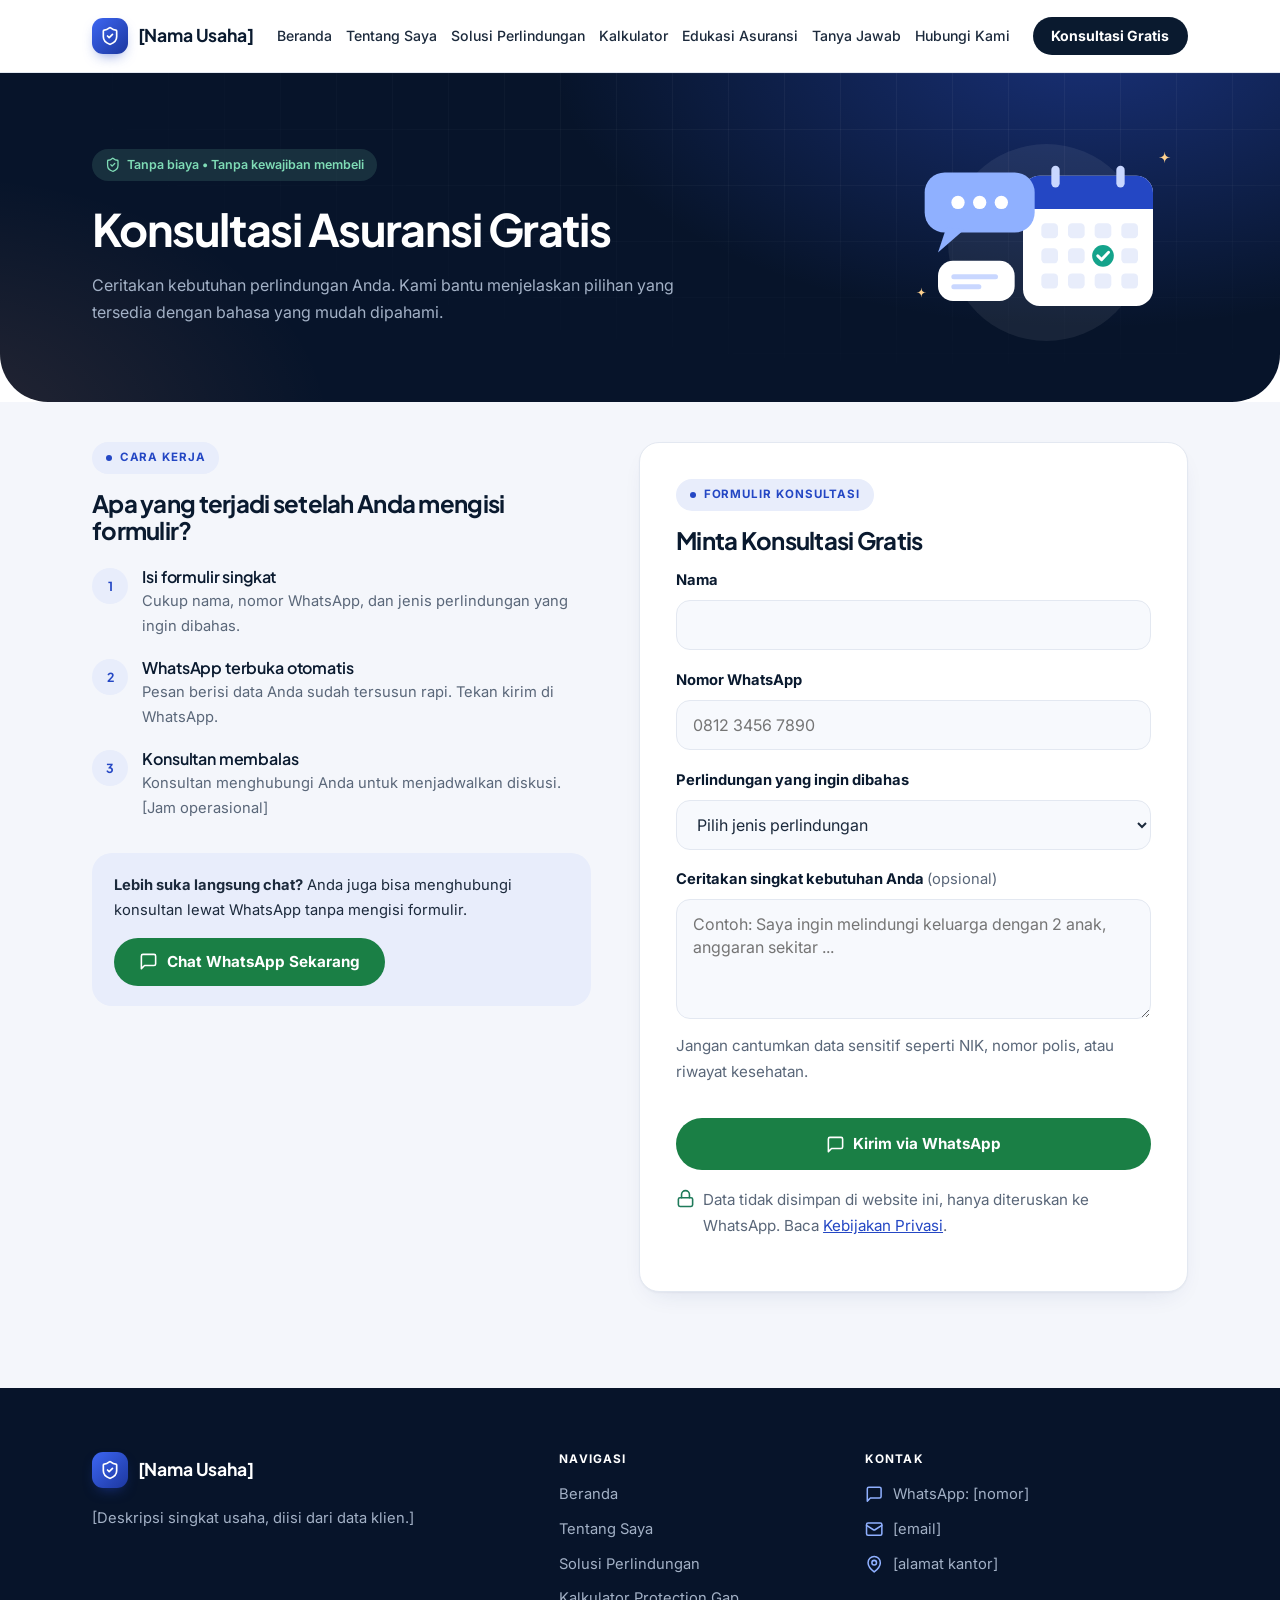
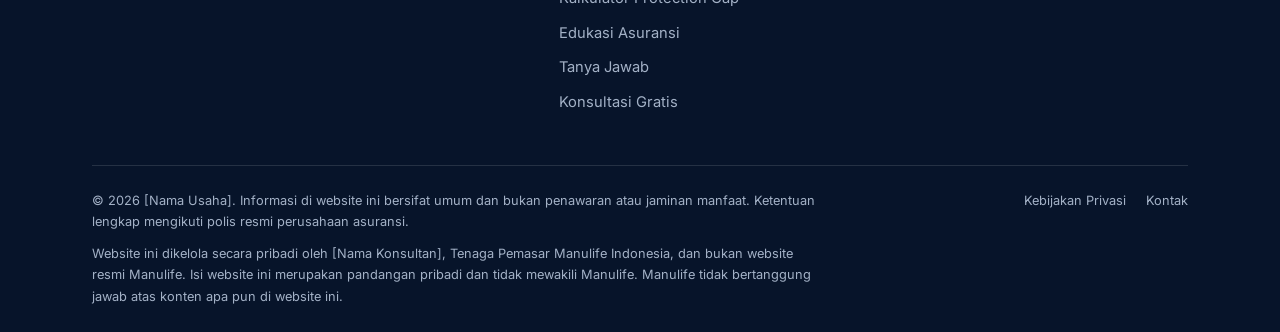
<file: konsultasi.html>
<!doctype html>
<html lang="id">
<head>
  <meta charset="utf-8">
  <meta name="viewport" content="width=device-width, initial-scale=1">
  <title>Konsultasi Gratis | [Nama Usaha]</title>
  <meta name="description" content="Minta konsultasi asuransi gratis. Isi formulir singkat atau langsung chat WhatsApp, tanpa kewajiban membeli.">
  <meta property="og:type" content="website">
  <meta property="og:title" content="Konsultasi Gratis | [Nama Usaha]">
  <meta property="og:description" content="Minta konsultasi asuransi gratis lewat formulir singkat atau WhatsApp.">
  <meta name="theme-color" content="#0b1f2e">

  <link rel="preconnect" href="https://fonts.googleapis.com">
  <link rel="preconnect" href="https://fonts.gstatic.com" crossorigin>
  <link href="https://fonts.googleapis.com/css2?family=Inter:wght@400;500;600&family=Plus+Jakarta+Sans:wght@600;700&display=swap" rel="stylesheet">
  <link rel="stylesheet" href="assets/css/base.css">
  <link rel="stylesheet" href="assets/css/components.css">
  <link rel="stylesheet" href="assets/css/pages.css">
</head>
<body>

<!-- Sprite ikon (dipakai lewat <use href="#i-nama">) -->
<svg width="0" height="0" style="position:absolute" aria-hidden="true" focusable="false">
  <symbol id="i-check" viewBox="0 0 24 24"><circle cx="12" cy="12" r="10"/><path d="m9 12 2 2 4-4"/></symbol>
  <symbol id="i-shield" viewBox="0 0 24 24"><path d="M20 13c0 5-3.5 7.5-7.66 8.95a1 1 0 0 1-.67-.01C7.5 20.5 4 18 4 13V6a1 1 0 0 1 1-1c2 0 4.5-1.2 6.24-2.72a1.17 1.17 0 0 1 1.52 0C14.51 3.81 17 5 19 5a1 1 0 0 1 1 1z"/><path d="m9 12 2 2 4-4"/></symbol>
  <symbol id="i-menu" viewBox="0 0 24 24"><path d="M4 6h16M4 12h16M4 18h16"/></symbol>
  <symbol id="i-close" viewBox="0 0 24 24"><path d="M18 6 6 18M6 6l12 12"/></symbol>
  <symbol id="i-chat" viewBox="0 0 24 24"><path d="M21 15a2 2 0 0 1-2 2H7l-4 4V5a2 2 0 0 1 2-2h14a2 2 0 0 1 2 2z"/></symbol>
  <symbol id="i-lock" viewBox="0 0 24 24"><rect x="3" y="11" width="18" height="11" rx="2"/><path d="M7 11V7a5 5 0 0 1 10 0v4"/></symbol>
  <symbol id="i-mail" viewBox="0 0 24 24"><rect x="2" y="4" width="20" height="16" rx="2"/><path d="m22 7-8.97 5.7a1.94 1.94 0 0 1-2.06 0L2 7"/></symbol>
  <symbol id="i-pin" viewBox="0 0 24 24"><path d="M20 10c0 6-8 12-8 12S4 16 4 10a8 8 0 0 1 16 0Z"/><circle cx="12" cy="10" r="3"/></symbol>
</svg>

<a class="skip-link" href="#konten">Lompat ke konten</a>

<header class="site-header">
  <div class="container site-header__inner">
    <a class="brand" href="index.html"><span class="brand__mark" aria-hidden="true"><svg class="icon" viewBox="0 0 24 24"><path d="M20 13c0 5-3.5 7.5-7.66 8.95a1 1 0 0 1-.67-.01C7.5 20.5 4 18 4 13V6a1 1 0 0 1 1-1c2 0 4.5-1.2 6.24-2.72a1.17 1.17 0 0 1 1.52 0C14.51 3.81 17 5 19 5a1 1 0 0 1 1 1z"/><path d="m9 12 2 2 4-4"/></svg></span>[Nama Usaha]</a>

    <nav class="nav" id="site-nav" aria-label="Navigasi utama">
      <ul class="nav__list">
        <li><a class="nav__link" href="index.html">Beranda</a></li>
        <li><a class="nav__link" href="tentang.html">Tentang Saya</a></li>
        <li><a class="nav__link" href="solusi.html">Solusi Perlindungan</a></li>
        <li><a class="nav__link" href="kalkulator.html">Kalkulator</a></li>
        <li><a class="nav__link" href="edukasi/index.html">Edukasi Asuransi</a></li>
        <li><a class="nav__link" href="faq.html">Tanya Jawab</a></li>
        <li><a class="nav__link" href="kontak.html">Hubungi Kami</a></li>
      </ul>
      <a class="btn btn--primary nav__cta" href="konsultasi.html" aria-current="page">Konsultasi Gratis</a>
    </nav>

    <div class="site-header__actions">
      <a class="btn btn--primary btn--sm site-header__cta" href="konsultasi.html" aria-current="page">Konsultasi Gratis</a>
      <button class="nav-toggle" type="button" aria-expanded="false" aria-controls="site-nav" aria-label="Buka menu">
        <svg class="icon icon-open" aria-hidden="true"><use href="#i-menu"/></svg>
        <svg class="icon icon-close" aria-hidden="true"><use href="#i-close"/></svg>
      </button>
    </div>
  </div>
</header>

<main id="konten">

  <section class="edu-hero">
    <div class="container">
      <span class="badge">
        <svg class="icon" aria-hidden="true"><use href="#i-shield"/></svg>
        Tanpa biaya &bull; Tanpa kewajiban membeli
      </span>
      <h1>Konsultasi Asuransi Gratis</h1>
      <p>Ceritakan kebutuhan perlindungan Anda. Kami bantu menjelaskan pilihan yang tersedia dengan bahasa yang mudah dipahami.</p>
      <img class="edu-hero__art" src="assets/img/ilustrasi/hero-konsultasi.svg" alt="" width="360" height="260">
    </div>
  </section>

  <section class="section section--tint" style="padding-top:2.5rem">
    <div class="container consult-grid">

      <div>
        <span class="eyebrow">Cara kerja</span>
        <h2 style="font-size:1.5rem">Apa yang terjadi setelah Anda mengisi formulir?</h2>
        <ol class="consult-steps">
          <li>
            <span class="timeline__num" aria-hidden="true">1</span>
            <div><h3>Isi formulir singkat</h3><p>Cukup nama, nomor WhatsApp, dan jenis perlindungan yang ingin dibahas.</p></div>
          </li>
          <li>
            <span class="timeline__num" aria-hidden="true">2</span>
            <div><h3>WhatsApp terbuka otomatis</h3><p>Pesan berisi data Anda sudah tersusun rapi. Tekan kirim di WhatsApp.</p></div>
          </li>
          <li>
            <span class="timeline__num" aria-hidden="true">3</span>
            <div><h3>Konsultan membalas</h3><p>Konsultan menghubungi Anda untuk menjadwalkan diskusi. [Jam operasional]</p></div>
          </li>
        </ol>

        <div class="consult-alt">
          <p><strong>Lebih suka langsung chat?</strong> Anda juga bisa menghubungi konsultan lewat WhatsApp tanpa mengisi formulir.</p>
          <a class="btn btn--wa" data-wa href="https://wa.me/6281200000000">
            <svg class="icon" aria-hidden="true"><use href="#i-chat"/></svg>
            Chat WhatsApp Sekarang
          </a>
        </div>
      </div>

      <!-- Formulir: membuka WhatsApp, tidak menyimpan data -->
      <div class="card">
        <span class="eyebrow">Formulir konsultasi</span>
        <h2 style="font-size:1.5rem">Minta Konsultasi Gratis</h2>

        <form class="form" data-wa-form novalidate>
          <div class="field">
            <label for="c-nama">Nama</label>
            <input id="c-nama" name="nama" type="text" autocomplete="name" maxlength="80" required aria-describedby="c-nama-error">
            <p class="field__error" id="c-nama-error" hidden></p>
          </div>
          <div class="field">
            <label for="c-whatsapp">Nomor WhatsApp</label>
            <input id="c-whatsapp" name="whatsapp" type="tel" inputmode="tel" autocomplete="tel" placeholder="0812 3456 7890" maxlength="20" required aria-describedby="c-whatsapp-error">
            <p class="field__error" id="c-whatsapp-error" hidden></p>
          </div>
          <div class="field">
            <label for="c-keperluan">Perlindungan yang ingin dibahas</label>
            <select id="c-keperluan" name="keperluan" required aria-describedby="c-keperluan-error">
              <option value="">Pilih jenis perlindungan</option>
              <option value="kesehatan">Asuransi kesehatan</option>
              <option value="jiwa">Asuransi jiwa</option>
              <option value="kendaraan">Asuransi kendaraan</option>
              <option value="properti-usaha">Asuransi properti &amp; usaha</option>
              <option value="polis-lama">Pertanyaan tentang polis yang dimiliki</option>
              <option value="belum-tahu">Belum tahu, ingin diskusi dulu</option>
            </select>
            <p class="field__error" id="c-keperluan-error" hidden></p>
          </div>
          <div class="field">
            <label for="c-pesan">Ceritakan singkat kebutuhan Anda <span class="optional">(opsional)</span></label>
            <textarea id="c-pesan" name="pesan" maxlength="1000" placeholder="Contoh: Saya ingin melindungi keluarga dengan 2 anak, anggaran sekitar ..." aria-describedby="c-pesan-error c-pesan-hint"></textarea>
            <p class="field__hint" id="c-pesan-hint">Jangan cantumkan data sensitif seperti NIK, nomor polis, atau riwayat kesehatan.</p>
            <p class="field__error" id="c-pesan-error" hidden></p>
          </div>
          <button class="btn btn--wa" type="submit">
            <svg class="icon" aria-hidden="true"><use href="#i-chat"/></svg>
            Kirim via WhatsApp
          </button>
          <p class="form__note">
            <svg class="icon" aria-hidden="true"><use href="#i-lock"/></svg>
            <span>Data tidak disimpan di website ini, hanya diteruskan ke WhatsApp. Baca <a href="kebijakan-privasi.html">Kebijakan Privasi</a>.</span>
          </p>
          <div class="form-status" role="status" aria-live="polite" hidden></div>
        </form>
      </div>
    </div>
  </section>

</main>

<footer class="site-footer">
  <div class="container">
    <div class="site-footer__grid">
      <div>
        <p class="brand"><span class="brand__mark" aria-hidden="true"><svg class="icon" viewBox="0 0 24 24"><path d="M20 13c0 5-3.5 7.5-7.66 8.95a1 1 0 0 1-.67-.01C7.5 20.5 4 18 4 13V6a1 1 0 0 1 1-1c2 0 4.5-1.2 6.24-2.72a1.17 1.17 0 0 1 1.52 0C14.51 3.81 17 5 19 5a1 1 0 0 1 1 1z"/><path d="m9 12 2 2 4-4"/></svg></span>[Nama Usaha]</p>
        <p>[Deskripsi singkat usaha, diisi dari data klien.]</p>
      </div>
      <nav aria-label="Navigasi footer">
        <h3>Navigasi</h3>
        <ul>
          <li><a href="index.html">Beranda</a></li>
          <li><a href="tentang.html">Tentang Saya</a></li>
          <li><a href="solusi.html">Solusi Perlindungan</a></li>
          <li><a href="kalkulator.html">Kalkulator Protection Gap</a></li>
          <li><a href="edukasi/index.html">Edukasi Asuransi</a></li>
          <li><a href="faq.html">Tanya Jawab</a></li>
          <li><a href="konsultasi.html">Konsultasi Gratis</a></li>
        </ul>
      </nav>
      <div>
        <h3>Kontak</h3>
        <ul class="contact-list">
          <li><svg class="icon" aria-hidden="true"><use href="#i-chat"/></svg><a data-wa href="https://wa.me/6281200000000">WhatsApp: [nomor]</a></li>
          <li><svg class="icon" aria-hidden="true"><use href="#i-mail"/></svg><span>[email]</span></li>
          <li><svg class="icon" aria-hidden="true"><use href="#i-pin"/></svg><span>[alamat kantor]</span></li>
        </ul>
      </div>
    </div>
    <div class="site-footer__bottom">
      <div class="site-footer__legal">
        <p>&copy; <span data-year>2025</span> [Nama Usaha]. Informasi di website ini bersifat umum dan bukan penawaran atau jaminan manfaat. Ketentuan lengkap mengikuti polis resmi perusahaan asuransi.</p>
        <!-- Disclaimer afiliasi: wajib menurut pedoman Manulife Agency, jangan dihapus (lihat README bagian 8) -->
        <p>Website ini dikelola secara pribadi oleh [Nama Konsultan], Tenaga Pemasar Manulife Indonesia, dan bukan website resmi Manulife. Isi website ini merupakan pandangan pribadi dan tidak mewakili Manulife. Manulife tidak bertanggung jawab atas konten apa pun di website ini.</p>
      </div>
      <ul>
        <li><a href="kebijakan-privasi.html">Kebijakan Privasi</a></li>
        <li><a href="kontak.html">Kontak</a></li>
      </ul>
    </div>
  </div>
</footer>

<script src="assets/js/main.js"></script>
<script src="assets/js/form.js"></script>
</body>
</html>
</file>
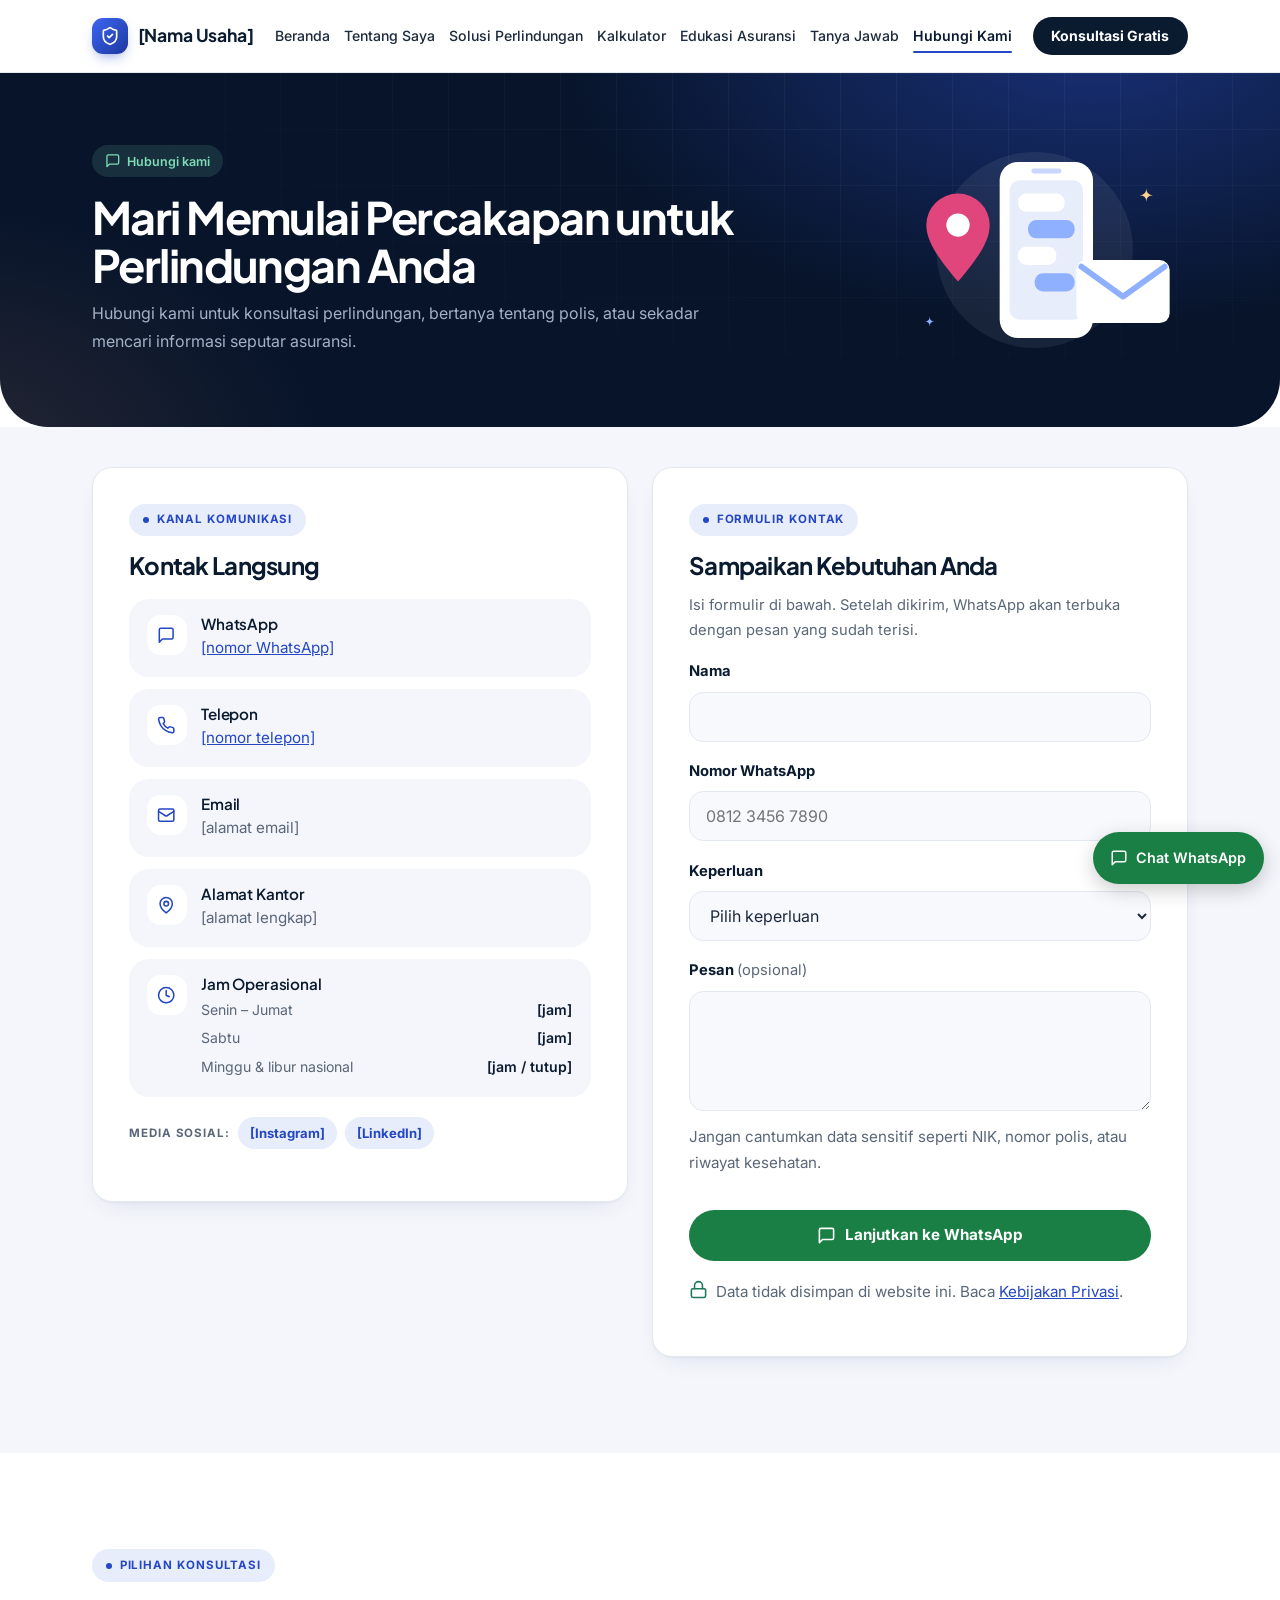
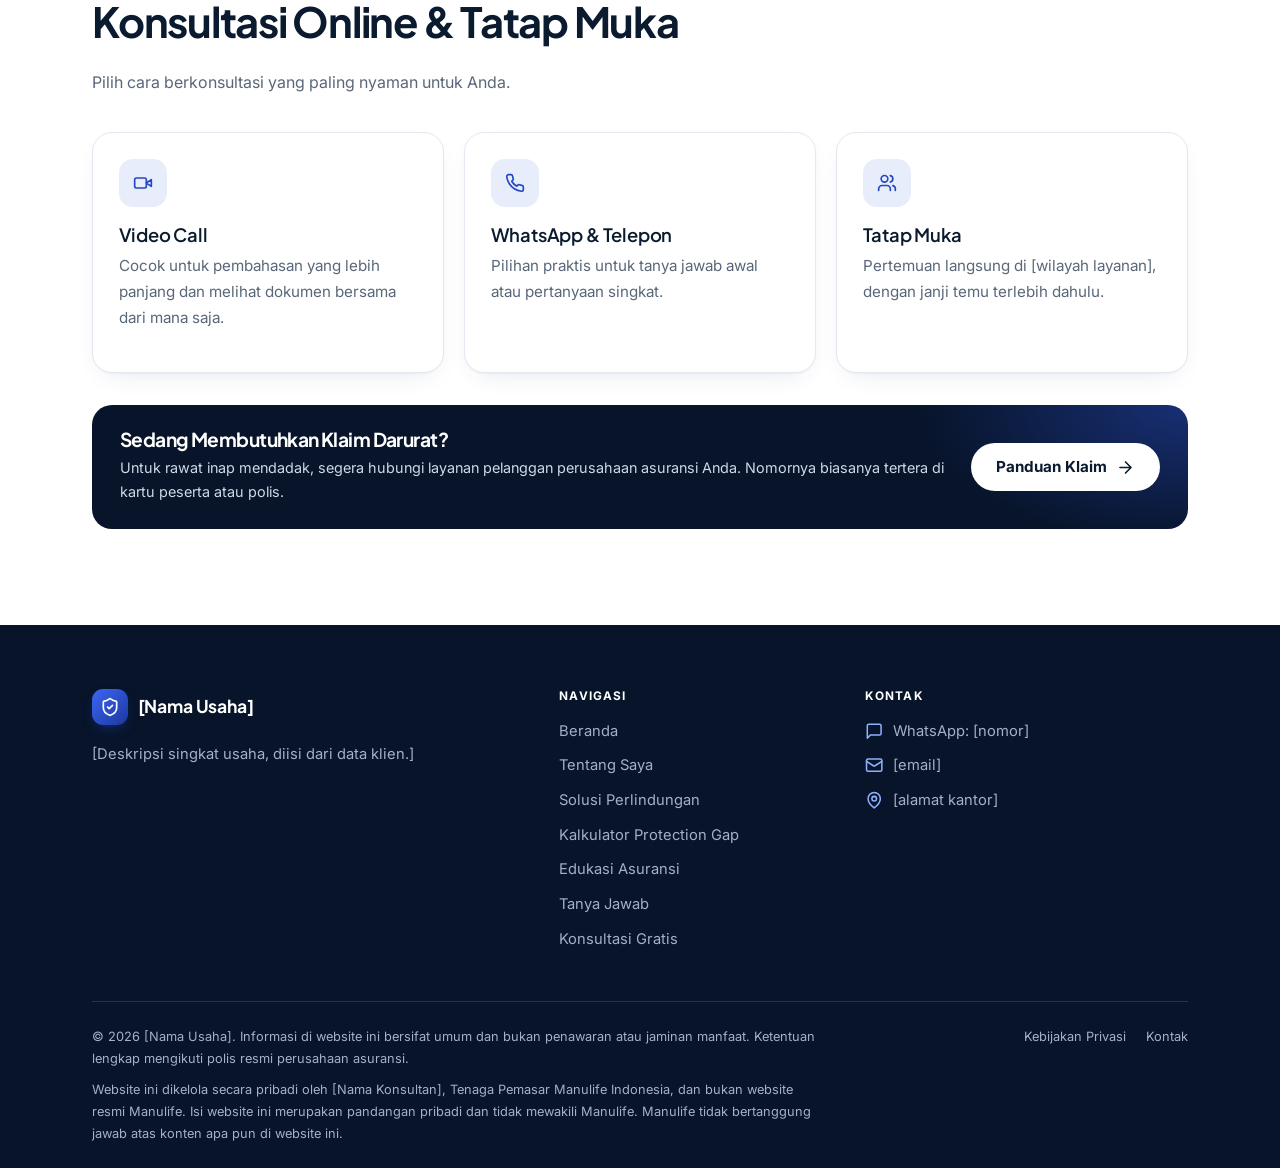
<file: kontak.html>
<!doctype html>
<html lang="id">
<head>
  <meta charset="utf-8">
  <meta name="viewport" content="width=device-width, initial-scale=1">
  <title>Hubungi Kami | [Nama Usaha]</title>
  <meta name="description" content="Hubungi konsultan asuransi kami melalui WhatsApp, telepon, atau formulir. Konsultasi awal tanpa biaya.">
  <meta property="og:type" content="website">
  <meta property="og:title" content="Hubungi Kami | [Nama Usaha]">
  <meta property="og:description" content="Hubungi konsultan asuransi kami melalui WhatsApp atau formulir.">
  <meta name="theme-color" content="#0b1f2e">

  <link rel="preconnect" href="https://fonts.googleapis.com">
  <link rel="preconnect" href="https://fonts.gstatic.com" crossorigin>
  <link href="https://fonts.googleapis.com/css2?family=Inter:wght@400;500;600&family=Plus+Jakarta+Sans:wght@600;700&display=swap" rel="stylesheet">
  <link rel="stylesheet" href="assets/css/base.css">
  <link rel="stylesheet" href="assets/css/components.css">
  <link rel="stylesheet" href="assets/css/pages.css">
</head>
<body>

<!-- Sprite ikon (dipakai lewat <use href="#i-nama">) -->
<svg width="0" height="0" style="position:absolute" aria-hidden="true" focusable="false">
  <symbol id="i-arrow" viewBox="0 0 24 24"><path d="M5 12h14M12 5l7 7-7 7"/></symbol>
  <symbol id="i-check" viewBox="0 0 24 24"><circle cx="12" cy="12" r="10"/><path d="m9 12 2 2 4-4"/></symbol>
  <symbol id="i-shield" viewBox="0 0 24 24"><path d="M20 13c0 5-3.5 7.5-7.66 8.95a1 1 0 0 1-.67-.01C7.5 20.5 4 18 4 13V6a1 1 0 0 1 1-1c2 0 4.5-1.2 6.24-2.72a1.17 1.17 0 0 1 1.52 0C14.51 3.81 17 5 19 5a1 1 0 0 1 1 1z"/><path d="m9 12 2 2 4-4"/></symbol>
  <symbol id="i-menu" viewBox="0 0 24 24"><path d="M4 6h16M4 12h16M4 18h16"/></symbol>
  <symbol id="i-close" viewBox="0 0 24 24"><path d="M18 6 6 18M6 6l12 12"/></symbol>
  <symbol id="i-chat" viewBox="0 0 24 24"><path d="M21 15a2 2 0 0 1-2 2H7l-4 4V5a2 2 0 0 1 2-2h14a2 2 0 0 1 2 2z"/></symbol>
  <symbol id="i-phone" viewBox="0 0 24 24"><path d="M22 16.92v3a2 2 0 0 1-2.18 2 19.79 19.79 0 0 1-8.63-3.07 19.5 19.5 0 0 1-6-6 19.79 19.79 0 0 1-3.07-8.67A2 2 0 0 1 4.11 2h3a2 2 0 0 1 2 1.72c.13.96.36 1.9.7 2.81a2 2 0 0 1-.45 2.11L8.09 9.91a16 16 0 0 0 6 6l1.27-1.27a2 2 0 0 1 2.11-.45c.91.34 1.85.57 2.81.7A2 2 0 0 1 22 16.92z"/></symbol>
  <symbol id="i-video" viewBox="0 0 24 24"><path d="m22 8-6 4 6 4V8z"/><rect x="2" y="6" width="14" height="12" rx="2"/></symbol>
  <symbol id="i-users" viewBox="0 0 24 24"><path d="M16 21v-2a4 4 0 0 0-4-4H6a4 4 0 0 0-4 4v2"/><circle cx="9" cy="7" r="4"/><path d="M22 21v-2a4 4 0 0 0-3-3.87M16 3.13a4 4 0 0 1 0 7.75"/></symbol>
  <symbol id="i-clock" viewBox="0 0 24 24"><circle cx="12" cy="12" r="10"/><path d="M12 6v6l4 2"/></symbol>
  <symbol id="i-mail" viewBox="0 0 24 24"><rect x="2" y="4" width="20" height="16" rx="2"/><path d="m22 7-8.97 5.7a1.94 1.94 0 0 1-2.06 0L2 7"/></symbol>
  <symbol id="i-pin" viewBox="0 0 24 24"><path d="M20 10c0 6-8 12-8 12S4 16 4 10a8 8 0 0 1 16 0Z"/><circle cx="12" cy="10" r="3"/></symbol>
  <symbol id="i-lock" viewBox="0 0 24 24"><rect x="3" y="11" width="18" height="11" rx="2"/><path d="M7 11V7a5 5 0 0 1 10 0v4"/></symbol>
</svg>

<a class="skip-link" href="#konten">Lompat ke konten</a>

<header class="site-header">
  <div class="container site-header__inner">
    <a class="brand" href="index.html"><span class="brand__mark" aria-hidden="true"><svg class="icon" viewBox="0 0 24 24"><path d="M20 13c0 5-3.5 7.5-7.66 8.95a1 1 0 0 1-.67-.01C7.5 20.5 4 18 4 13V6a1 1 0 0 1 1-1c2 0 4.5-1.2 6.24-2.72a1.17 1.17 0 0 1 1.52 0C14.51 3.81 17 5 19 5a1 1 0 0 1 1 1z"/><path d="m9 12 2 2 4-4"/></svg></span>[Nama Usaha]</a>

    <nav class="nav" id="site-nav" aria-label="Navigasi utama">
      <ul class="nav__list">
        <li><a class="nav__link" href="index.html">Beranda</a></li>
        <li><a class="nav__link" href="tentang.html">Tentang Saya</a></li>
        <li><a class="nav__link" href="solusi.html">Solusi Perlindungan</a></li>
        <li><a class="nav__link" href="kalkulator.html">Kalkulator</a></li>
        <li><a class="nav__link" href="edukasi/index.html">Edukasi Asuransi</a></li>
        <li><a class="nav__link" href="faq.html">Tanya Jawab</a></li>
        <li><a class="nav__link" href="kontak.html" aria-current="page">Hubungi Kami</a></li>
      </ul>
      <a class="btn btn--primary nav__cta" href="konsultasi.html">Konsultasi Gratis</a>
    </nav>

    <div class="site-header__actions">
      <a class="btn btn--primary btn--sm site-header__cta" href="konsultasi.html">Konsultasi Gratis</a>
      <button class="nav-toggle" type="button" aria-expanded="false" aria-controls="site-nav" aria-label="Buka menu">
        <svg class="icon icon-open" aria-hidden="true"><use href="#i-menu"/></svg>
        <svg class="icon icon-close" aria-hidden="true"><use href="#i-close"/></svg>
      </button>
    </div>
  </div>
</header>

<main id="konten">

  <section class="edu-hero">
    <div class="container">
      <span class="badge">
        <svg class="icon" aria-hidden="true"><use href="#i-chat"/></svg>
        Hubungi kami
      </span>
      <h1>Mari Memulai Percakapan untuk Perlindungan Anda</h1>
      <p>Hubungi kami untuk konsultasi perlindungan, bertanya tentang polis, atau sekadar mencari informasi seputar asuransi.</p>
      <img class="edu-hero__art" src="assets/img/ilustrasi/hero-kontak.svg" alt="" width="360" height="260">
    </div>
  </section>

  <section class="section section--tint" style="padding-top:2.5rem">
    <div class="container contact-grid">

      <!-- Kanal kontak: GANTI semua [..] dengan data klien; hapus baris yang tidak ada datanya -->
      <div class="card">
        <span class="eyebrow">Kanal komunikasi</span>
        <h2 style="font-size:1.5rem">Kontak Langsung</h2>
        <ul class="channel-list">
          <li class="channel">
            <span class="card__icon"><svg class="icon" aria-hidden="true"><use href="#i-chat"/></svg></span>
            <div>
              <h3>WhatsApp</h3>
              <p><a data-wa href="https://wa.me/6281200000000">[nomor WhatsApp]</a></p>
            </div>
          </li>
          <li class="channel">
            <span class="card__icon"><svg class="icon" aria-hidden="true"><use href="#i-phone"/></svg></span>
            <div>
              <h3>Telepon</h3>
              <!-- GANTI href dengan nomor klien, contoh tel:+6281234567890 -->
              <p><a href="tel:+6281200000000">[nomor telepon]</a></p>
            </div>
          </li>
          <li class="channel">
            <span class="card__icon"><svg class="icon" aria-hidden="true"><use href="#i-mail"/></svg></span>
            <div>
              <h3>Email</h3>
              <p>[alamat email]</p>
            </div>
          </li>
          <li class="channel">
            <span class="card__icon"><svg class="icon" aria-hidden="true"><use href="#i-pin"/></svg></span>
            <div>
              <h3>Alamat Kantor</h3>
              <p>[alamat lengkap]</p>
            </div>
          </li>
          <li class="channel">
            <span class="card__icon"><svg class="icon" aria-hidden="true"><use href="#i-clock"/></svg></span>
            <div>
              <h3>Jam Operasional</h3>
              <table class="hours">
                <tr><th scope="row">Senin &ndash; Jumat</th><td>[jam]</td></tr>
                <tr><th scope="row">Sabtu</th><td>[jam]</td></tr>
                <tr><th scope="row">Minggu &amp; libur nasional</th><td>[jam / tutup]</td></tr>
              </table>
            </div>
          </li>
        </ul>
        <p class="socials">
          <span>Media sosial:</span>
          <!-- GANTI: jadikan tautan <a href="..."> setelah akun dari klien tersedia -->
          <span class="tag">[Instagram]</span>
          <span class="tag">[LinkedIn]</span>
        </p>
      </div>

      <!-- Formulir: membuka WhatsApp, tidak menyimpan data -->
      <div class="card">
        <span class="eyebrow">Formulir kontak</span>
        <h2 style="font-size:1.5rem">Sampaikan Kebutuhan Anda</h2>
        <p style="color:var(--color-muted);font-size:0.92rem">Isi formulir di bawah. Setelah dikirim, WhatsApp akan terbuka dengan pesan yang sudah terisi.</p>

        <form class="form" data-wa-form novalidate>
          <div class="field">
            <label for="k-nama">Nama</label>
            <input id="k-nama" name="nama" type="text" autocomplete="name" maxlength="80" required aria-describedby="k-nama-error">
            <p class="field__error" id="k-nama-error" hidden></p>
          </div>
          <div class="field">
            <label for="k-whatsapp">Nomor WhatsApp</label>
            <input id="k-whatsapp" name="whatsapp" type="tel" inputmode="tel" autocomplete="tel" placeholder="0812 3456 7890" maxlength="20" required aria-describedby="k-whatsapp-error">
            <p class="field__error" id="k-whatsapp-error" hidden></p>
          </div>
          <div class="field">
            <label for="k-keperluan">Keperluan</label>
            <select id="k-keperluan" name="keperluan" required aria-describedby="k-keperluan-error">
              <option value="">Pilih keperluan</option>
              <option value="konsultasi">Konsultasi perlindungan baru</option>
              <option value="polis">Pertanyaan tentang polis yang dimiliki</option>
              <option value="klaim">Pertanyaan seputar klaim</option>
              <option value="lainnya">Lainnya</option>
            </select>
            <p class="field__error" id="k-keperluan-error" hidden></p>
          </div>
          <div class="field">
            <label for="k-pesan">Pesan <span class="optional">(opsional)</span></label>
            <textarea id="k-pesan" name="pesan" maxlength="1000" aria-describedby="k-pesan-error k-pesan-hint"></textarea>
            <p class="field__hint" id="k-pesan-hint">Jangan cantumkan data sensitif seperti NIK, nomor polis, atau riwayat kesehatan.</p>
            <p class="field__error" id="k-pesan-error" hidden></p>
          </div>
          <button class="btn btn--wa" type="submit">
            <svg class="icon" aria-hidden="true"><use href="#i-chat"/></svg>
            Lanjutkan ke WhatsApp
          </button>
          <p class="form__note">
            <svg class="icon" aria-hidden="true"><use href="#i-lock"/></svg>
            <span>Data tidak disimpan di website ini. Baca <a href="kebijakan-privasi.html">Kebijakan Privasi</a>.</span>
          </p>
          <div class="form-status" role="status" aria-live="polite" hidden></div>
        </form>
      </div>
    </div>
  </section>

  <!-- Format konsultasi: GANTI/hapus kartu sesuai layanan yang benar-benar tersedia -->
  <section class="section" aria-labelledby="judul-format">
    <div class="container">
      <div class="section-head">
        <span class="eyebrow">Pilihan konsultasi</span>
        <h2 id="judul-format">Konsultasi Online &amp; Tatap Muka</h2>
        <p>Pilih cara berkonsultasi yang paling nyaman untuk Anda.</p>
      </div>
      <div class="grid-3">
        <article class="card">
          <span class="card__icon"><svg class="icon" aria-hidden="true"><use href="#i-video"/></svg></span>
          <h3>Video Call</h3>
          <p>Cocok untuk pembahasan yang lebih panjang dan melihat dokumen bersama dari mana saja.</p>
        </article>
        <article class="card">
          <span class="card__icon"><svg class="icon" aria-hidden="true"><use href="#i-phone"/></svg></span>
          <h3>WhatsApp &amp; Telepon</h3>
          <p>Pilihan praktis untuk tanya jawab awal atau pertanyaan singkat.</p>
        </article>
        <article class="card">
          <span class="card__icon"><svg class="icon" aria-hidden="true"><use href="#i-users"/></svg></span>
          <h3>Tatap Muka</h3>
          <p>Pertemuan langsung di [wilayah layanan], dengan janji temu terlebih dahulu.</p>
        </article>
      </div>

      <div class="claim-band">
        <div>
          <h2>Sedang Membutuhkan Klaim Darurat?</h2>
          <p>Untuk rawat inap mendadak, segera hubungi layanan pelanggan perusahaan asuransi Anda. Nomornya biasanya tertera di kartu peserta atau polis.</p>
        </div>
        <a class="btn btn--light" href="faq.html#kat-polis">
          Panduan Klaim
          <svg class="icon" aria-hidden="true"><use href="#i-arrow"/></svg>
        </a>
      </div>
    </div>
  </section>

</main>

<footer class="site-footer">
  <div class="container">
    <div class="site-footer__grid">
      <div>
        <p class="brand"><span class="brand__mark" aria-hidden="true"><svg class="icon" viewBox="0 0 24 24"><path d="M20 13c0 5-3.5 7.5-7.66 8.95a1 1 0 0 1-.67-.01C7.5 20.5 4 18 4 13V6a1 1 0 0 1 1-1c2 0 4.5-1.2 6.24-2.72a1.17 1.17 0 0 1 1.52 0C14.51 3.81 17 5 19 5a1 1 0 0 1 1 1z"/><path d="m9 12 2 2 4-4"/></svg></span>[Nama Usaha]</p>
        <p>[Deskripsi singkat usaha, diisi dari data klien.]</p>
      </div>
      <nav aria-label="Navigasi footer">
        <h3>Navigasi</h3>
        <ul>
          <li><a href="index.html">Beranda</a></li>
          <li><a href="tentang.html">Tentang Saya</a></li>
          <li><a href="solusi.html">Solusi Perlindungan</a></li>
          <li><a href="kalkulator.html">Kalkulator Protection Gap</a></li>
          <li><a href="edukasi/index.html">Edukasi Asuransi</a></li>
          <li><a href="faq.html">Tanya Jawab</a></li>
          <li><a href="konsultasi.html">Konsultasi Gratis</a></li>
        </ul>
      </nav>
      <div>
        <h3>Kontak</h3>
        <ul class="contact-list">
          <li><svg class="icon" aria-hidden="true"><use href="#i-chat"/></svg><a data-wa href="https://wa.me/6281200000000">WhatsApp: [nomor]</a></li>
          <li><svg class="icon" aria-hidden="true"><use href="#i-mail"/></svg><span>[email]</span></li>
          <li><svg class="icon" aria-hidden="true"><use href="#i-pin"/></svg><span>[alamat kantor]</span></li>
        </ul>
      </div>
    </div>
    <div class="site-footer__bottom">
      <div class="site-footer__legal">
        <p>&copy; <span data-year>2025</span> [Nama Usaha]. Informasi di website ini bersifat umum dan bukan penawaran atau jaminan manfaat. Ketentuan lengkap mengikuti polis resmi perusahaan asuransi.</p>
        <!-- Disclaimer afiliasi: wajib menurut pedoman Manulife Agency, jangan dihapus (lihat README bagian 8) -->
        <p>Website ini dikelola secara pribadi oleh [Nama Konsultan], Tenaga Pemasar Manulife Indonesia, dan bukan website resmi Manulife. Isi website ini merupakan pandangan pribadi dan tidak mewakili Manulife. Manulife tidak bertanggung jawab atas konten apa pun di website ini.</p>
      </div>
      <ul>
        <li><a href="kebijakan-privasi.html">Kebijakan Privasi</a></li>
        <li><a href="kontak.html">Kontak</a></li>
      </ul>
    </div>
  </div>
</footer>

<a class="wa-float" data-wa href="https://wa.me/6281200000000" aria-label="Chat WhatsApp">
  <svg class="icon" aria-hidden="true"><use href="#i-chat"/></svg><span>Chat WhatsApp</span>
</a>

<script src="assets/js/main.js"></script>
<script src="assets/js/form.js"></script>
</body>
</html>
</file>
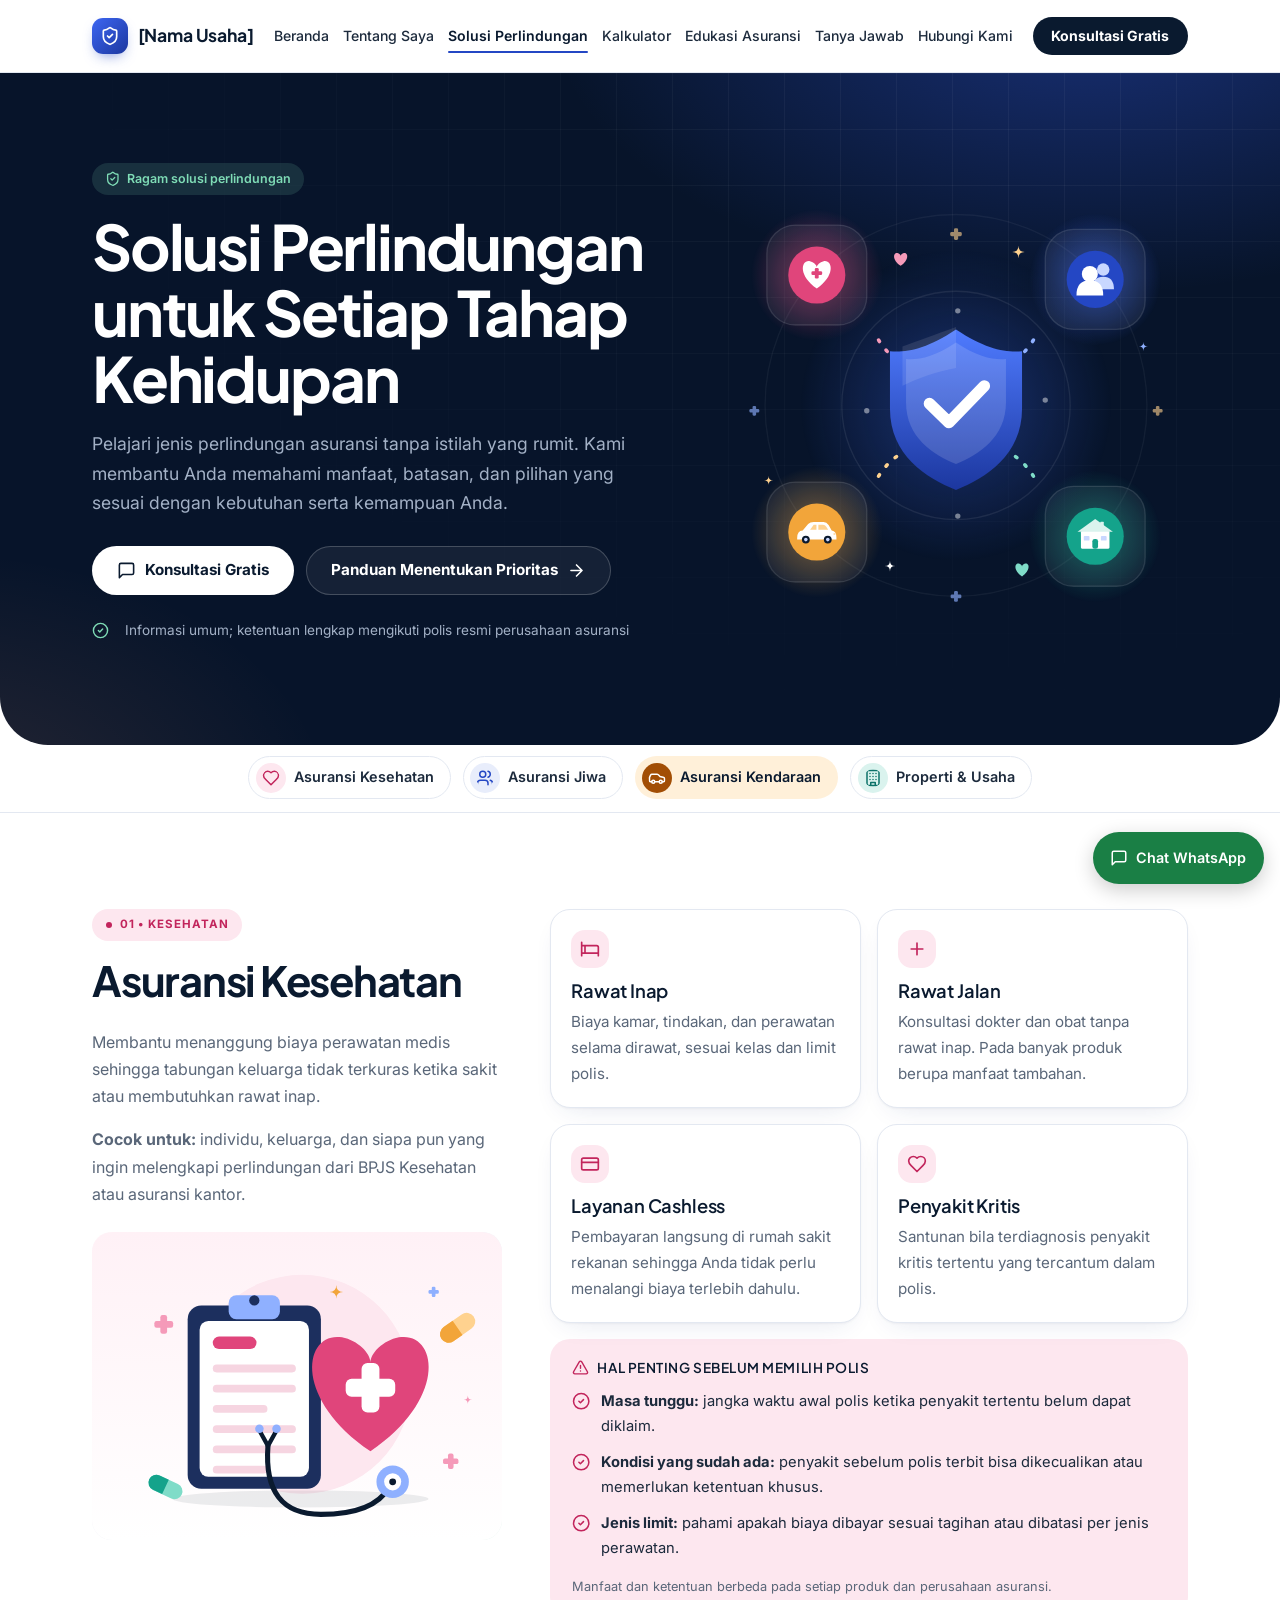
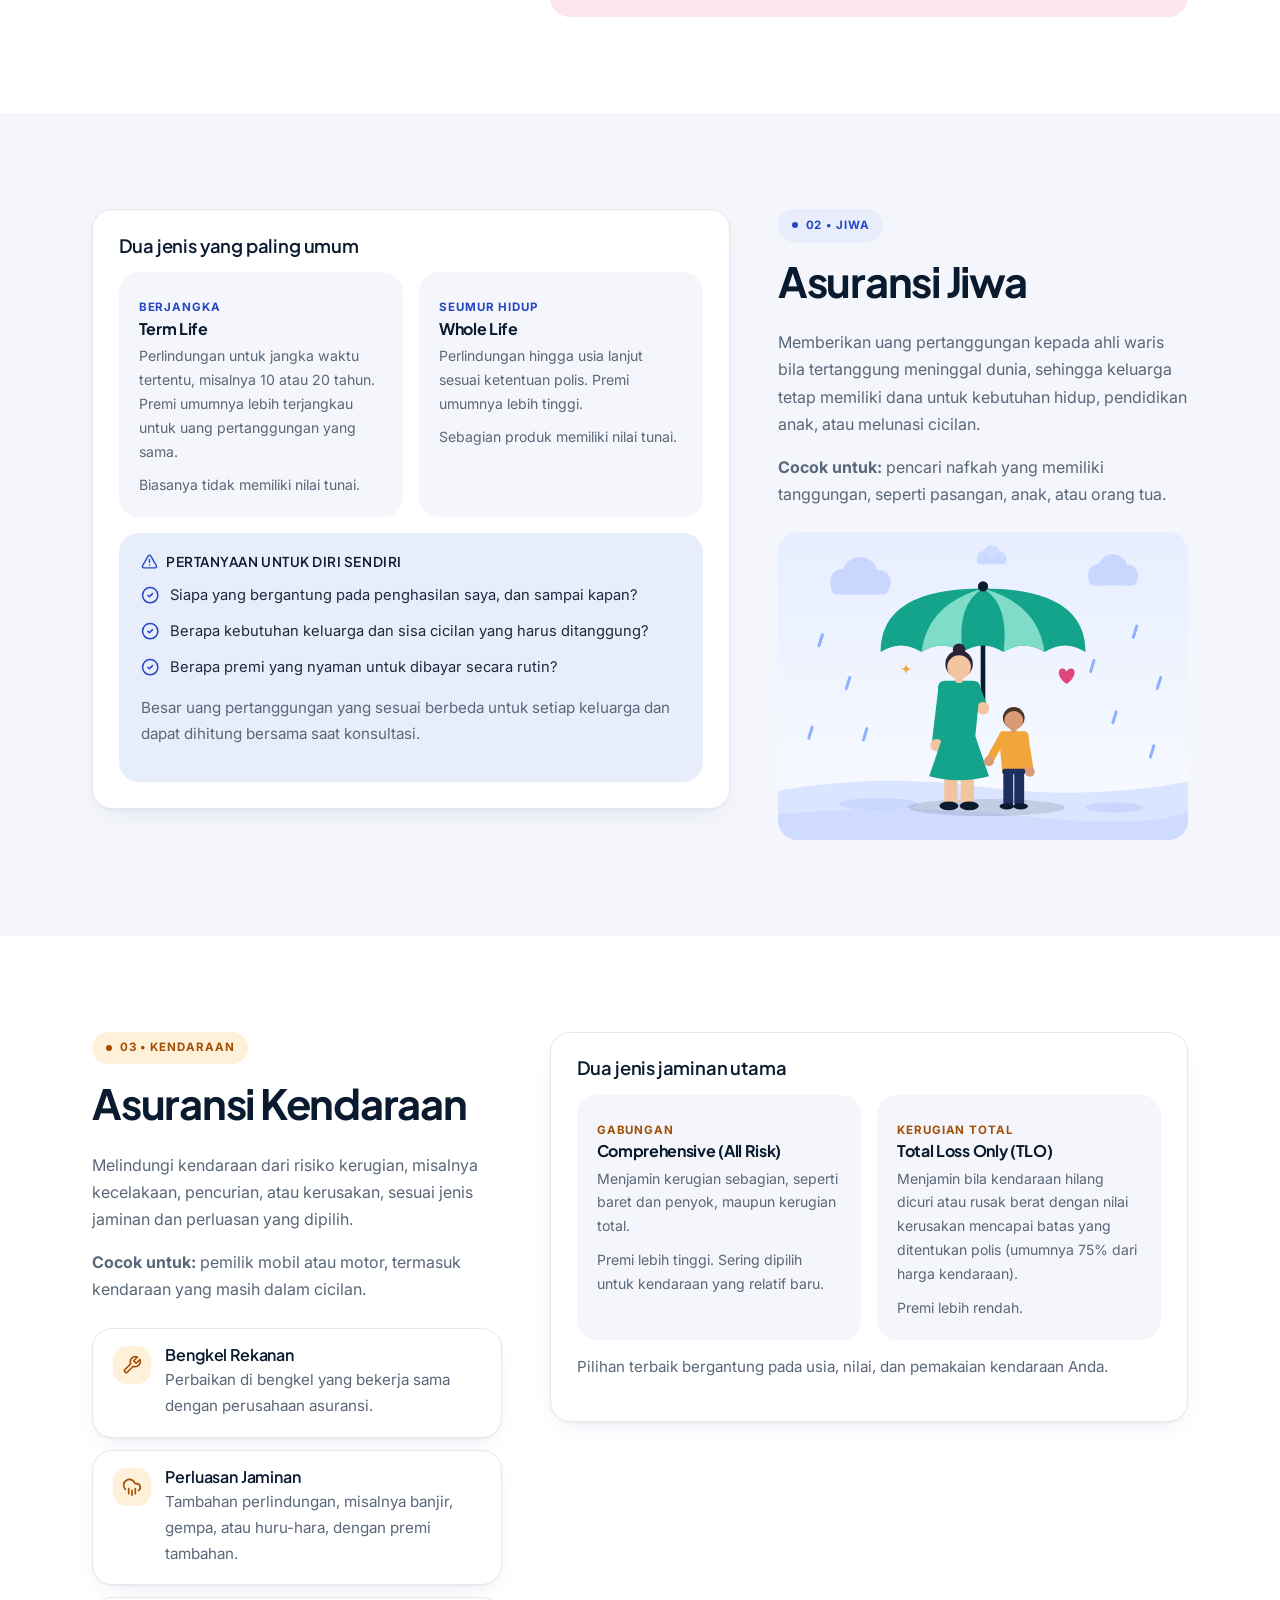
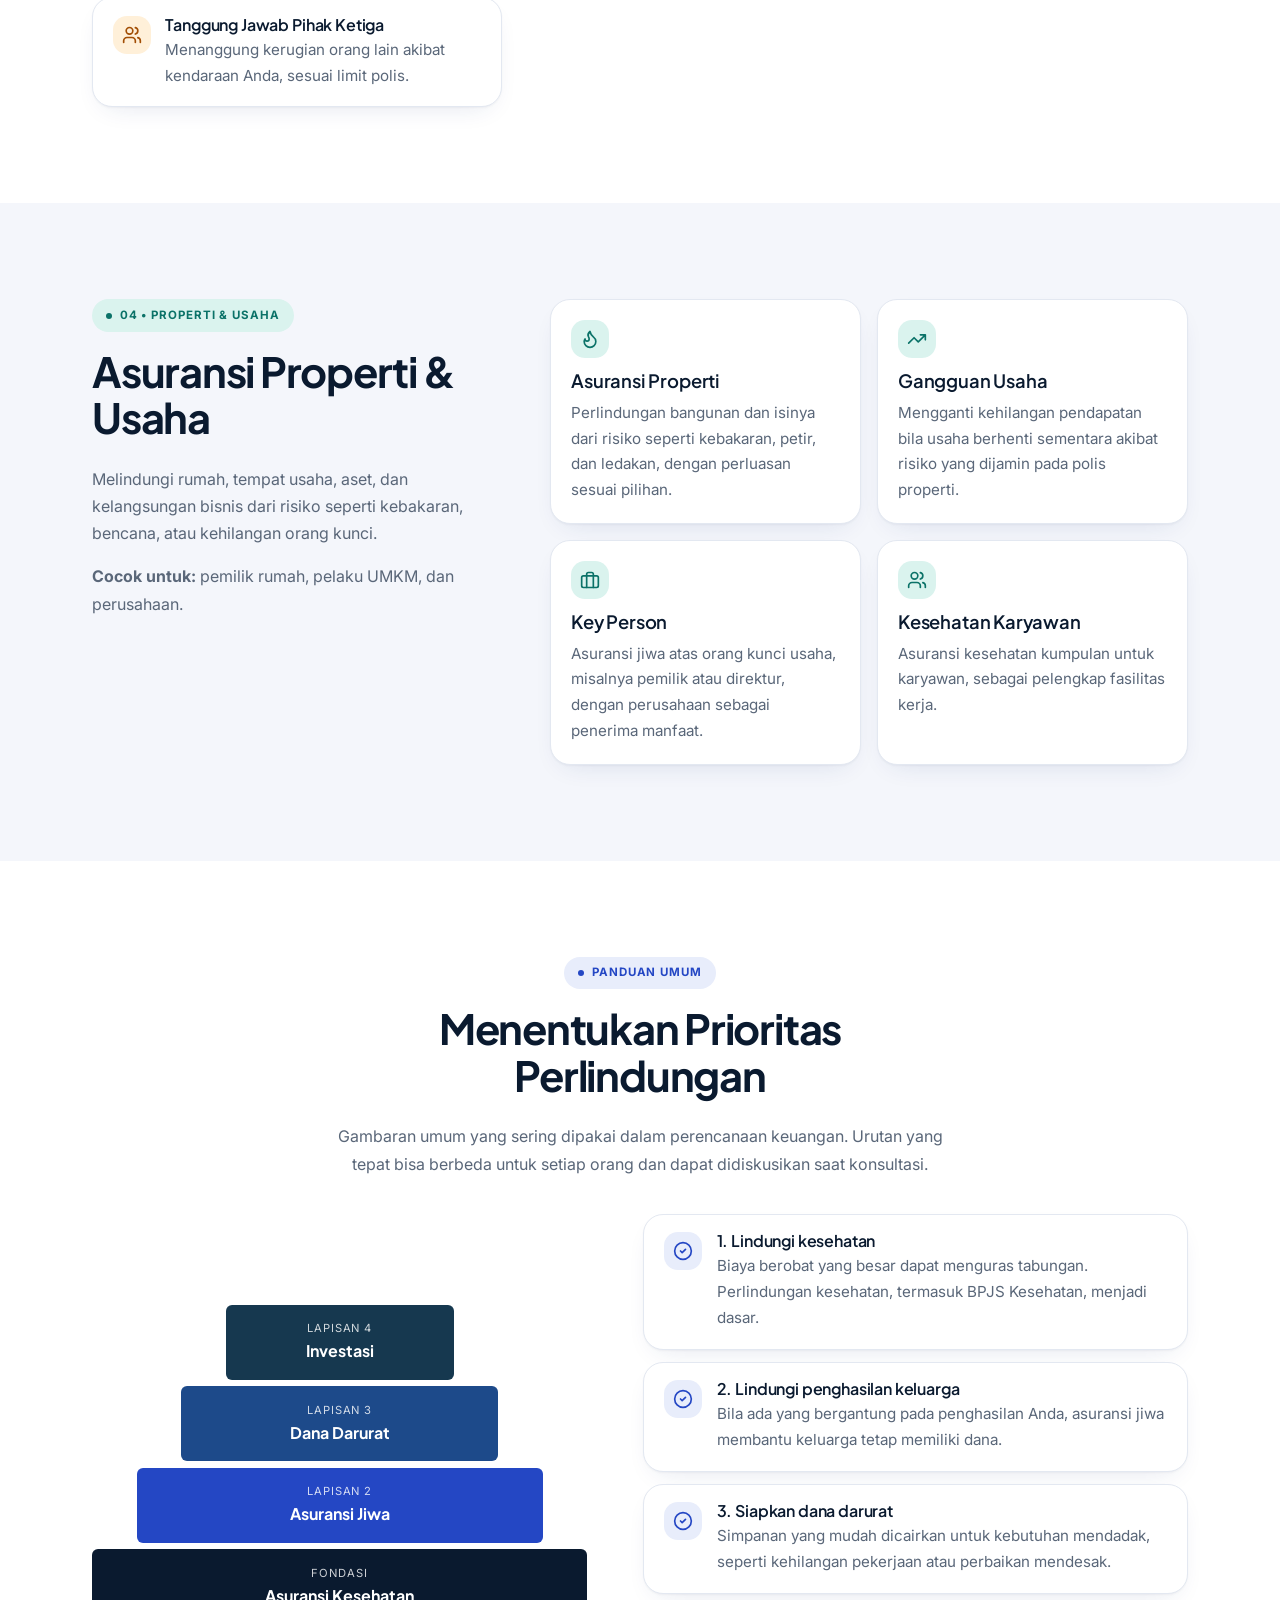
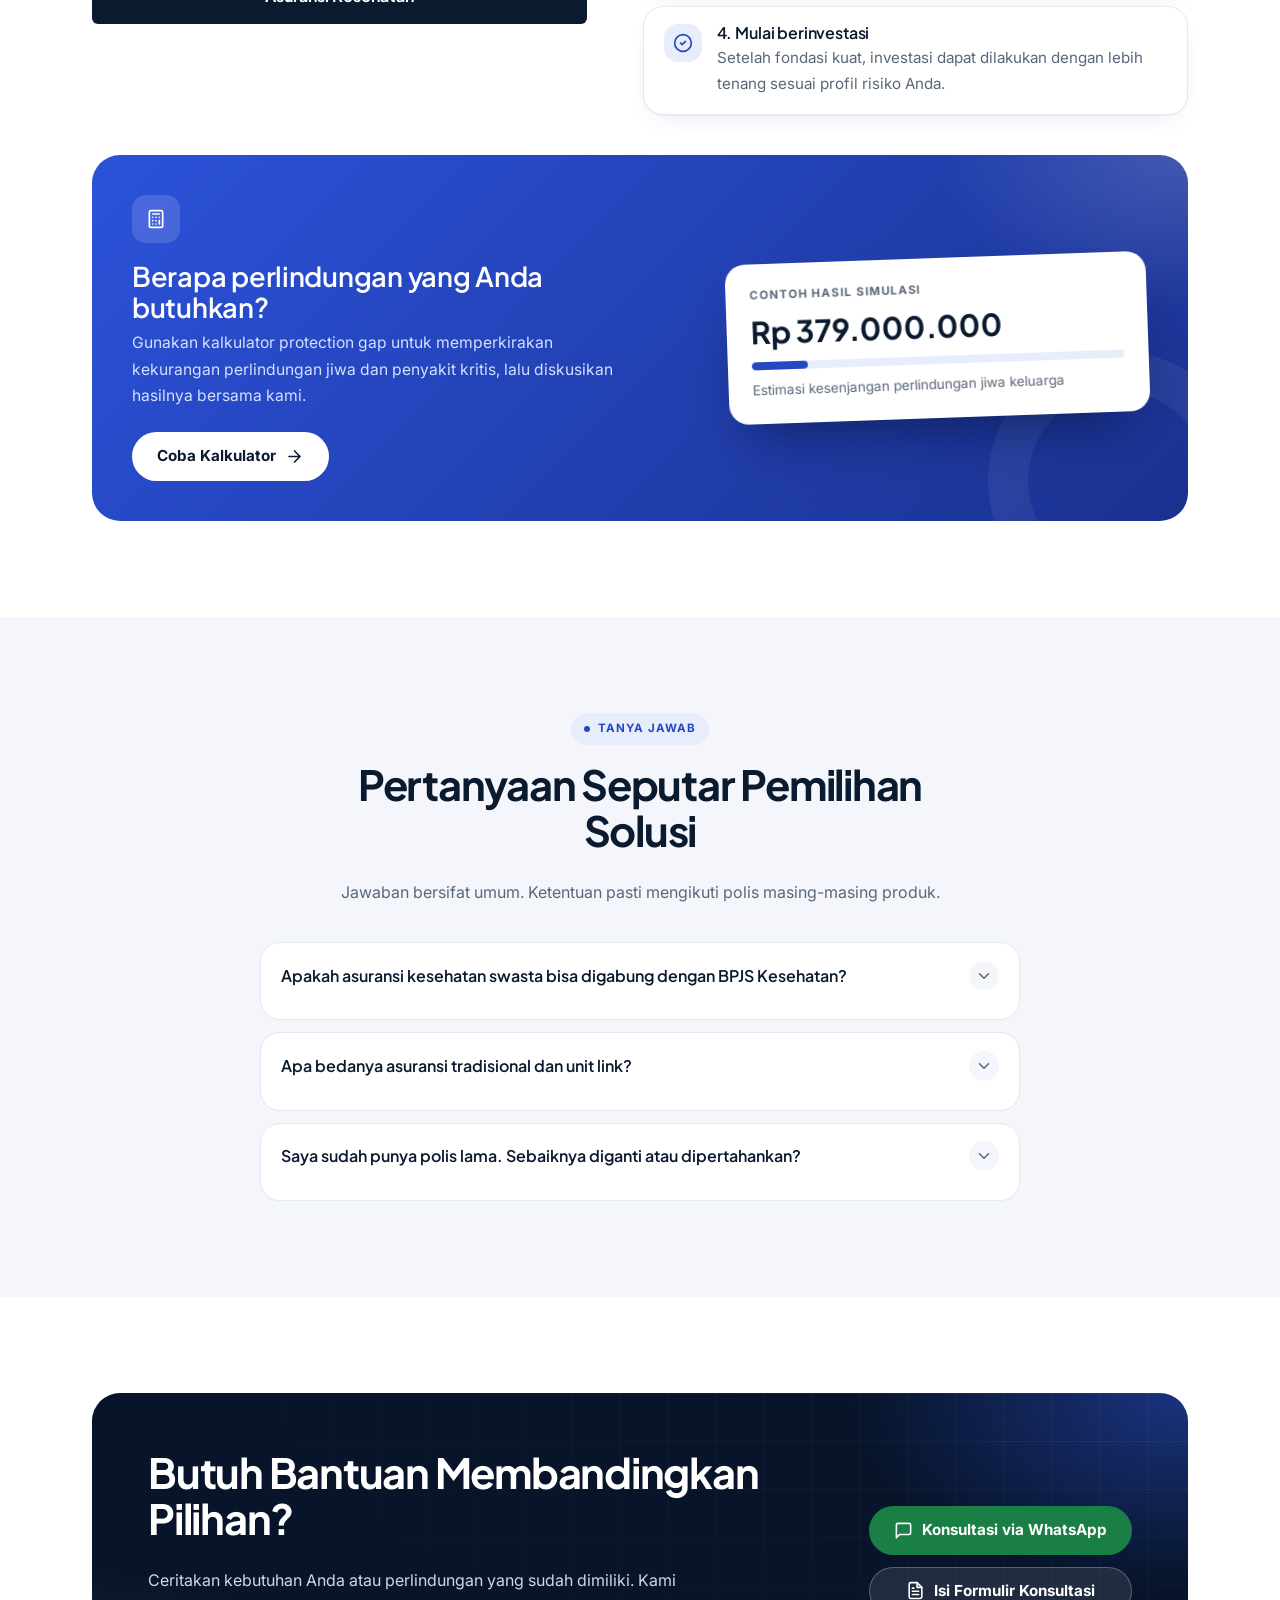
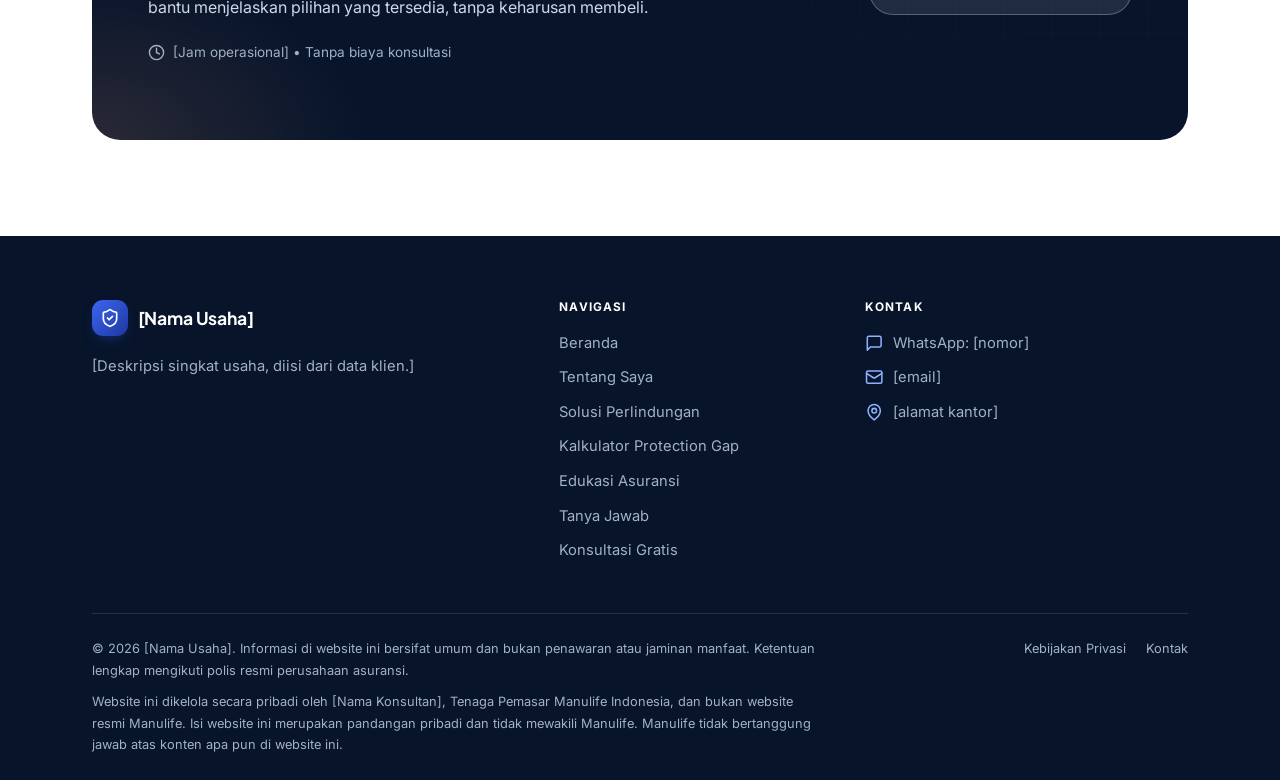
<file: solusi.html>
<!doctype html>
<html lang="id">
<head>
  <meta charset="utf-8">
  <meta name="viewport" content="width=device-width, initial-scale=1">
  <title>Solusi Perlindungan Asuransi | [Nama Usaha]</title>
  <meta name="description" content="Kenali jenis perlindungan asuransi kesehatan, jiwa, kendaraan, serta properti dan usaha, beserta hal penting yang perlu dipahami sebelum memilih polis.">
  <meta property="og:type" content="website">
  <meta property="og:title" content="Solusi Perlindungan Asuransi | [Nama Usaha]">
  <meta property="og:description" content="Kenali jenis perlindungan asuransi dan hal penting sebelum memilih polis.">
  <meta name="theme-color" content="#0b1f2e">

  <link rel="preconnect" href="https://fonts.googleapis.com">
  <link rel="preconnect" href="https://fonts.gstatic.com" crossorigin>
  <link href="https://fonts.googleapis.com/css2?family=Inter:wght@400;500;600&family=Plus+Jakarta+Sans:wght@600;700&display=swap" rel="stylesheet">
  <link rel="stylesheet" href="assets/css/base.css">
  <link rel="stylesheet" href="assets/css/components.css">
  <link rel="stylesheet" href="assets/css/pages.css">
</head>
<body>

<!-- Sprite ikon (dipakai lewat <use href="#i-nama">) -->
<svg width="0" height="0" style="position:absolute" aria-hidden="true" focusable="false">
  <symbol id="i-arrow" viewBox="0 0 24 24"><path d="M5 12h14M12 5l7 7-7 7"/></symbol>
  <symbol id="i-calc" viewBox="0 0 24 24"><rect x="4" y="2" width="16" height="20" rx="2"/><path d="M8 6h8M16 14v4M16 10h.01M12 10h.01M8 10h.01M12 14h.01M8 14h.01M12 18h.01M8 18h.01"/></symbol>
  <symbol id="i-chevron" viewBox="0 0 24 24"><path d="m6 9 6 6 6-6"/></symbol>
  <symbol id="i-check" viewBox="0 0 24 24"><circle cx="12" cy="12" r="10"/><path d="m9 12 2 2 4-4"/></symbol>
  <symbol id="i-shield" viewBox="0 0 24 24"><path d="M20 13c0 5-3.5 7.5-7.66 8.95a1 1 0 0 1-.67-.01C7.5 20.5 4 18 4 13V6a1 1 0 0 1 1-1c2 0 4.5-1.2 6.24-2.72a1.17 1.17 0 0 1 1.52 0C14.51 3.81 17 5 19 5a1 1 0 0 1 1 1z"/><path d="m9 12 2 2 4-4"/></symbol>
  <symbol id="i-menu" viewBox="0 0 24 24"><path d="M4 6h16M4 12h16M4 18h16"/></symbol>
  <symbol id="i-close" viewBox="0 0 24 24"><path d="M18 6 6 18M6 6l12 12"/></symbol>
  <symbol id="i-chat" viewBox="0 0 24 24"><path d="M21 15a2 2 0 0 1-2 2H7l-4 4V5a2 2 0 0 1 2-2h14a2 2 0 0 1 2 2z"/></symbol>
  <symbol id="i-user" viewBox="0 0 24 24"><circle cx="12" cy="8" r="4"/><path d="M20 21a8 8 0 0 0-16 0"/></symbol>
  <symbol id="i-users" viewBox="0 0 24 24"><path d="M16 21v-2a4 4 0 0 0-4-4H6a4 4 0 0 0-4 4v2"/><circle cx="9" cy="7" r="4"/><path d="M22 21v-2a4 4 0 0 0-3-3.87M16 3.13a4 4 0 0 1 0 7.75"/></symbol>
  <symbol id="i-heart" viewBox="0 0 24 24"><path d="M19 14c1.49-1.46 3-3.21 3-5.5A5.5 5.5 0 0 0 16.5 3c-1.76 0-3 .5-4.5 2-1.5-1.5-2.74-2-4.5-2A5.5 5.5 0 0 0 2 8.5c0 2.3 1.5 4.05 3 5.5l7 7Z"/></symbol>
  <symbol id="i-car" viewBox="0 0 24 24"><path d="M19 17h2c.6 0 1-.4 1-1v-3c0-.9-.7-1.7-1.5-1.9C18.7 10.6 16 10 16 10s-1.3-1.4-2.2-2.3c-.5-.4-1.1-.7-1.8-.7H5c-.6 0-1.1.4-1.4.9l-1.4 2.9A3.7 3.7 0 0 0 2 12v4c0 .6.4 1 1 1h2"/><circle cx="7" cy="17" r="2"/><circle cx="17" cy="17" r="2"/><path d="M9 17h6"/></symbol>
  <symbol id="i-building" viewBox="0 0 24 24"><rect x="4" y="2" width="16" height="20" rx="2"/><path d="M9 22v-4h6v4M8 6h.01M12 6h.01M16 6h.01M8 10h.01M12 10h.01M16 10h.01M8 14h.01M12 14h.01M16 14h.01"/></symbol>
  <symbol id="i-file" viewBox="0 0 24 24"><path d="M14 2H6a2 2 0 0 0-2 2v16a2 2 0 0 0 2 2h12a2 2 0 0 0 2-2V8z"/><path d="M14 2v6h6M16 13H8M16 17H8M10 9H8"/></symbol>
  <symbol id="i-clock" viewBox="0 0 24 24"><circle cx="12" cy="12" r="10"/><path d="M12 6v6l4 2"/></symbol>
  <symbol id="i-mail" viewBox="0 0 24 24"><rect x="2" y="4" width="20" height="16" rx="2"/><path d="m22 7-8.97 5.7a1.94 1.94 0 0 1-2.06 0L2 7"/></symbol>
  <symbol id="i-pin" viewBox="0 0 24 24"><path d="M20 10c0 6-8 12-8 12S4 16 4 10a8 8 0 0 1 16 0Z"/><circle cx="12" cy="10" r="3"/></symbol>
  <symbol id="i-briefcase" viewBox="0 0 24 24"><rect x="2" y="7" width="20" height="14" rx="2"/><path d="M16 21V5a2 2 0 0 0-2-2h-4a2 2 0 0 0-2 2v16"/></symbol>
  <symbol id="i-alert" viewBox="0 0 24 24"><path d="m21.73 18-8-14a2 2 0 0 0-3.48 0l-8 14A2 2 0 0 0 4 21h16a2 2 0 0 0 1.73-3"/><path d="M12 9v4M12 17h.01"/></symbol>
  <symbol id="i-bed" viewBox="0 0 24 24"><path d="M2 4v16M2 8h18a2 2 0 0 1 2 2v10M2 17h20M6 8v9"/></symbol>
  <symbol id="i-card" viewBox="0 0 24 24"><rect x="2" y="5" width="20" height="14" rx="2"/><path d="M2 10h20"/></symbol>
  <symbol id="i-plus" viewBox="0 0 24 24"><path d="M12 5v14M5 12h14"/></symbol>
  <symbol id="i-flame" viewBox="0 0 24 24"><path d="M8.5 14.5A2.5 2.5 0 0 0 11 12c0-1.38-.5-2-1-3-1.07-2.14-.22-4.05 2-6 .5 2.5 2 4.9 4 6.5 2 1.6 3 3.5 3 5.5a7 7 0 1 1-14 0c0-1.15.43-2.29 1-3a2.5 2.5 0 0 0 2.5 2.5z"/></symbol>
  <symbol id="i-wrench" viewBox="0 0 24 24"><path d="M14.7 6.3a1 1 0 0 0 0 1.4l1.6 1.6a1 1 0 0 0 1.4 0l3.77-3.77a6 6 0 0 1-7.94 7.94l-6.91 6.91a2.12 2.12 0 0 1-3-3l6.91-6.91a6 6 0 0 1 7.94-7.94l-3.76 3.76z"/></symbol>
  <symbol id="i-rain" viewBox="0 0 24 24"><path d="M4 14.9A7 7 0 1 1 15.7 8h1.8a4.5 4.5 0 0 1 2.5 8.2M16 14v6M8 14v6M12 16v6"/></symbol>
  <symbol id="i-trend" viewBox="0 0 24 24"><path d="M22 7 13.5 15.5 8.5 10.5 2 17M16 7h6v6"/></symbol>
</svg>

<a class="skip-link" href="#konten">Lompat ke konten</a>

<header class="site-header">
  <div class="container site-header__inner">
    <a class="brand" href="index.html"><span class="brand__mark" aria-hidden="true"><svg class="icon" viewBox="0 0 24 24"><path d="M20 13c0 5-3.5 7.5-7.66 8.95a1 1 0 0 1-.67-.01C7.5 20.5 4 18 4 13V6a1 1 0 0 1 1-1c2 0 4.5-1.2 6.24-2.72a1.17 1.17 0 0 1 1.52 0C14.51 3.81 17 5 19 5a1 1 0 0 1 1 1z"/><path d="m9 12 2 2 4-4"/></svg></span>[Nama Usaha]</a>

    <nav class="nav" id="site-nav" aria-label="Navigasi utama">
      <ul class="nav__list">
        <li><a class="nav__link" href="index.html">Beranda</a></li>
        <li><a class="nav__link" href="tentang.html">Tentang Saya</a></li>
        <li><a class="nav__link" href="solusi.html" aria-current="page">Solusi Perlindungan</a></li>
        <li><a class="nav__link" href="kalkulator.html">Kalkulator</a></li>
        <li><a class="nav__link" href="edukasi/index.html">Edukasi Asuransi</a></li>
        <li><a class="nav__link" href="faq.html">Tanya Jawab</a></li>
        <li><a class="nav__link" href="kontak.html">Hubungi Kami</a></li>
      </ul>
      <a class="btn btn--primary nav__cta" href="konsultasi.html">Konsultasi Gratis</a>
    </nav>

    <div class="site-header__actions">
      <a class="btn btn--primary btn--sm site-header__cta" href="konsultasi.html">Konsultasi Gratis</a>
      <button class="nav-toggle" type="button" aria-expanded="false" aria-controls="site-nav" aria-label="Buka menu">
        <svg class="icon icon-open" aria-hidden="true"><use href="#i-menu"/></svg>
        <svg class="icon icon-close" aria-hidden="true"><use href="#i-close"/></svg>
      </button>
    </div>
  </div>
</header>

<main id="konten">

  <!-- Hero -->
  <section class="hero">
    <div class="container hero__grid">
      <div>
        <span class="badge">
          <svg class="icon" aria-hidden="true"><use href="#i-shield"/></svg>
          Ragam solusi perlindungan
        </span>
        <h1>Solusi Perlindungan untuk Setiap Tahap Kehidupan</h1>
        <p class="hero__lead">Pelajari jenis perlindungan asuransi tanpa istilah yang rumit. Kami membantu Anda memahami manfaat, batasan, dan pilihan yang sesuai dengan kebutuhan serta kemampuan Anda.</p>
        <div class="hero__actions">
          <a class="btn btn--primary" href="konsultasi.html">
            <svg class="icon" aria-hidden="true"><use href="#i-chat"/></svg>
            Konsultasi Gratis
          </a>
          <a class="btn btn--secondary" href="#panduan">
            Panduan Menentukan Prioritas
            <svg class="icon" aria-hidden="true"><use href="#i-arrow"/></svg>
          </a>
        </div>
        <p class="hero__notes">
          <svg class="icon" aria-hidden="true"><use href="#i-check"/></svg>
          <span>Informasi umum; ketentuan lengkap mengikuti polis resmi perusahaan asuransi</span>
        </p>
      </div>
      <div class="hero__media">
        <!-- Ilustrasi kategori perlindungan tanpa latar (lihat README 5.3). Versi -diam dipakai bila pengunjung memilih "kurangi gerakan". -->
        <picture>
          <source srcset="assets/img/ilustrasi/solusi-diam.svg" media="(prefers-reduced-motion: reduce)">
          <img class="hero__art" src="assets/img/ilustrasi/solusi.svg" alt="Ilustrasi perisai perlindungan yang terhubung ke empat kategori: kesehatan, jiwa, kendaraan, serta properti dan usaha" width="520" height="520">
        </picture>
      </div>
    </div>
  </section>

  <!-- Navigasi kategori -->
  <nav class="cat-nav" aria-label="Kategori perlindungan">
    <div class="container">
      <ul>
        <li class="tone-rose"><a href="#kesehatan"><svg class="icon" aria-hidden="true"><use href="#i-heart"/></svg>Asuransi Kesehatan</a></li>
        <li class="tone-blue"><a href="#jiwa"><svg class="icon" aria-hidden="true"><use href="#i-users"/></svg>Asuransi Jiwa</a></li>
        <li class="tone-amber"><a href="#kendaraan"><svg class="icon" aria-hidden="true"><use href="#i-car"/></svg>Asuransi Kendaraan</a></li>
        <li class="tone-teal"><a href="#usaha"><svg class="icon" aria-hidden="true"><use href="#i-building"/></svg>Properti &amp; Usaha</a></li>
      </ul>
    </div>
  </nav>

  <!-- 01 Kesehatan -->
  <section class="section">
    <div class="container sol tone-rose" id="kesehatan">
      <div class="sol__intro">
        <span class="eyebrow">01 &bull; Kesehatan</span>
        <h2>Asuransi Kesehatan</h2>
        <p>Membantu menanggung biaya perawatan medis sehingga tabungan keluarga tidak terkuras ketika sakit atau membutuhkan rawat inap.</p>
        <p><strong>Cocok untuk:</strong> individu, keluarga, dan siapa pun yang ingin melengkapi perlindungan dari BPJS Kesehatan atau asuransi kantor.</p>
        <div class="ph ph--art sol__img"><img src="assets/img/ilustrasi/kesehatan.svg" alt="Ilustrasi perlindungan kesehatan" width="480" height="360" loading="lazy"></div>
      </div>
      <div>
        <div class="feature-grid">
          <article class="card">
            <span class="card__icon"><svg class="icon" aria-hidden="true"><use href="#i-bed"/></svg></span>
            <h3>Rawat Inap</h3>
            <p>Biaya kamar, tindakan, dan perawatan selama dirawat, sesuai kelas dan limit polis.</p>
          </article>
          <article class="card">
            <span class="card__icon"><svg class="icon" aria-hidden="true"><use href="#i-plus"/></svg></span>
            <h3>Rawat Jalan</h3>
            <p>Konsultasi dokter dan obat tanpa rawat inap. Pada banyak produk berupa manfaat tambahan.</p>
          </article>
          <article class="card">
            <span class="card__icon"><svg class="icon" aria-hidden="true"><use href="#i-card"/></svg></span>
            <h3>Layanan Cashless</h3>
            <p>Pembayaran langsung di rumah sakit rekanan sehingga Anda tidak perlu menalangi biaya terlebih dahulu.</p>
          </article>
          <article class="card">
            <span class="card__icon"><svg class="icon" aria-hidden="true"><use href="#i-heart"/></svg></span>
            <h3>Penyakit Kritis</h3>
            <p>Santunan bila terdiagnosis penyakit kritis tertentu yang tercantum dalam polis.</p>
          </article>
        </div>
        <div class="callout">
          <h3><svg class="icon" aria-hidden="true"><use href="#i-alert"/></svg>Hal penting sebelum memilih polis</h3>
          <ul>
            <li><svg class="icon" aria-hidden="true"><use href="#i-check"/></svg><span><strong>Masa tunggu:</strong> jangka waktu awal polis ketika penyakit tertentu belum dapat diklaim.</span></li>
            <li><svg class="icon" aria-hidden="true"><use href="#i-check"/></svg><span><strong>Kondisi yang sudah ada:</strong> penyakit sebelum polis terbit bisa dikecualikan atau memerlukan ketentuan khusus.</span></li>
            <li><svg class="icon" aria-hidden="true"><use href="#i-check"/></svg><span><strong>Jenis limit:</strong> pahami apakah biaya dibayar sesuai tagihan atau dibatasi per jenis perawatan.</span></li>
          </ul>
          <p class="callout__note">Manfaat dan ketentuan berbeda pada setiap produk dan perusahaan asuransi.</p>
        </div>
      </div>
    </div>
  </section>

  <!-- 02 Jiwa -->
  <section class="section section--tint">
    <div class="container sol sol--rev tone-blue" id="jiwa">
      <div class="sol__intro">
        <span class="eyebrow">02 &bull; Jiwa</span>
        <h2>Asuransi Jiwa</h2>
        <p>Memberikan uang pertanggungan kepada ahli waris bila tertanggung meninggal dunia, sehingga keluarga tetap memiliki dana untuk kebutuhan hidup, pendidikan anak, atau melunasi cicilan.</p>
        <p><strong>Cocok untuk:</strong> pencari nafkah yang memiliki tanggungan, seperti pasangan, anak, atau orang tua.</p>
        <div class="ph ph--art sol__img"><img src="assets/img/ilustrasi/jiwa.svg" alt="Ilustrasi ibu dan anak berlindung di bawah payung saat hujan" width="480" height="360" loading="lazy"></div>
      </div>
      <div class="card">
        <h3>Dua jenis yang paling umum</h3>
        <div class="compare">
          <div class="compare__item">
            <span class="compare__label">Berjangka</span>
            <h4>Term Life</h4>
            <p>Perlindungan untuk jangka waktu tertentu, misalnya 10 atau 20 tahun. Premi umumnya lebih terjangkau untuk uang pertanggungan yang sama.</p>
            <p>Biasanya tidak memiliki nilai tunai.</p>
          </div>
          <div class="compare__item">
            <span class="compare__label">Seumur hidup</span>
            <h4>Whole Life</h4>
            <p>Perlindungan hingga usia lanjut sesuai ketentuan polis. Premi umumnya lebih tinggi.</p>
            <p>Sebagian produk memiliki nilai tunai.</p>
          </div>
        </div>
        <div class="callout">
          <h3><svg class="icon" aria-hidden="true"><use href="#i-alert"/></svg>Pertanyaan untuk diri sendiri</h3>
          <ul>
            <li><svg class="icon" aria-hidden="true"><use href="#i-check"/></svg><span>Siapa yang bergantung pada penghasilan saya, dan sampai kapan?</span></li>
            <li><svg class="icon" aria-hidden="true"><use href="#i-check"/></svg><span>Berapa kebutuhan keluarga dan sisa cicilan yang harus ditanggung?</span></li>
            <li><svg class="icon" aria-hidden="true"><use href="#i-check"/></svg><span>Berapa premi yang nyaman untuk dibayar secara rutin?</span></li>
          </ul>
          <p class="callout__note">Besar uang pertanggungan yang sesuai berbeda untuk setiap keluarga dan dapat dihitung bersama saat konsultasi.</p>
        </div>
      </div>
    </div>
  </section>

  <!-- 03 Kendaraan -->
  <section class="section">
    <div class="container sol tone-amber" id="kendaraan">
      <div class="sol__intro">
        <span class="eyebrow">03 &bull; Kendaraan</span>
        <h2>Asuransi Kendaraan</h2>
        <p>Melindungi kendaraan dari risiko kerugian, misalnya kecelakaan, pencurian, atau kerusakan, sesuai jenis jaminan dan perluasan yang dipilih.</p>
        <p><strong>Cocok untuk:</strong> pemilik mobil atau motor, termasuk kendaraan yang masih dalam cicilan.</p>
        <div class="list-stack">
          <article class="card">
            <span class="card__icon"><svg class="icon" aria-hidden="true"><use href="#i-wrench"/></svg></span>
            <div><h3>Bengkel Rekanan</h3><p>Perbaikan di bengkel yang bekerja sama dengan perusahaan asuransi.</p></div>
          </article>
          <article class="card">
            <span class="card__icon"><svg class="icon" aria-hidden="true"><use href="#i-rain"/></svg></span>
            <div><h3>Perluasan Jaminan</h3><p>Tambahan perlindungan, misalnya banjir, gempa, atau huru-hara, dengan premi tambahan.</p></div>
          </article>
          <article class="card">
            <span class="card__icon"><svg class="icon" aria-hidden="true"><use href="#i-users"/></svg></span>
            <div><h3>Tanggung Jawab Pihak Ketiga</h3><p>Menanggung kerugian orang lain akibat kendaraan Anda, sesuai limit polis.</p></div>
          </article>
        </div>
      </div>
      <div class="card">
        <h3>Dua jenis jaminan utama</h3>
        <div class="compare">
          <div class="compare__item">
            <span class="compare__label">Gabungan</span>
            <h4>Comprehensive (All Risk)</h4>
            <p>Menjamin kerugian sebagian, seperti baret dan penyok, maupun kerugian total.</p>
            <p>Premi lebih tinggi. Sering dipilih untuk kendaraan yang relatif baru.</p>
          </div>
          <div class="compare__item">
            <span class="compare__label">Kerugian total</span>
            <h4>Total Loss Only (TLO)</h4>
            <p>Menjamin bila kendaraan hilang dicuri atau rusak berat dengan nilai kerusakan mencapai batas yang ditentukan polis (umumnya 75% dari harga kendaraan).</p>
            <p>Premi lebih rendah.</p>
          </div>
        </div>
        <p class="callout__note">Pilihan terbaik bergantung pada usia, nilai, dan pemakaian kendaraan Anda.</p>
      </div>
    </div>
  </section>

  <!-- 04 Properti & Usaha -->
  <section class="section section--tint">
    <div class="container sol tone-teal" id="usaha">
      <div class="sol__intro">
        <span class="eyebrow">04 &bull; Properti &amp; usaha</span>
        <h2>Asuransi Properti &amp; Usaha</h2>
        <p>Melindungi rumah, tempat usaha, aset, dan kelangsungan bisnis dari risiko seperti kebakaran, bencana, atau kehilangan orang kunci.</p>
        <p><strong>Cocok untuk:</strong> pemilik rumah, pelaku UMKM, dan perusahaan.</p>
      </div>
      <div class="feature-grid">
        <article class="card">
          <span class="card__icon"><svg class="icon" aria-hidden="true"><use href="#i-flame"/></svg></span>
          <h3>Asuransi Properti</h3>
          <p>Perlindungan bangunan dan isinya dari risiko seperti kebakaran, petir, dan ledakan, dengan perluasan sesuai pilihan.</p>
        </article>
        <article class="card">
          <span class="card__icon"><svg class="icon" aria-hidden="true"><use href="#i-trend"/></svg></span>
          <h3>Gangguan Usaha</h3>
          <p>Mengganti kehilangan pendapatan bila usaha berhenti sementara akibat risiko yang dijamin pada polis properti.</p>
        </article>
        <article class="card">
          <span class="card__icon"><svg class="icon" aria-hidden="true"><use href="#i-briefcase"/></svg></span>
          <h3>Key Person</h3>
          <p>Asuransi jiwa atas orang kunci usaha, misalnya pemilik atau direktur, dengan perusahaan sebagai penerima manfaat.</p>
        </article>
        <article class="card">
          <span class="card__icon"><svg class="icon" aria-hidden="true"><use href="#i-users"/></svg></span>
          <h3>Kesehatan Karyawan</h3>
          <p>Asuransi kesehatan kumpulan untuk karyawan, sebagai pelengkap fasilitas kerja.</p>
        </article>
      </div>
    </div>
  </section>

  <!-- Panduan prioritas -->
  <section class="section" id="panduan" aria-labelledby="judul-panduan" style="scroll-margin-top:140px">
    <div class="container">
      <div class="section-head section-head--center">
        <span class="eyebrow">Panduan umum</span>
        <h2 id="judul-panduan">Menentukan Prioritas Perlindungan</h2>
        <p>Gambaran umum yang sering dipakai dalam perencanaan keuangan. Urutan yang tepat bisa berbeda untuk setiap orang dan dapat didiskusikan saat konsultasi.</p>
      </div>
      <div class="pyramid-wrap">
        <div class="pyramid" aria-hidden="true">
          <div class="pyramid__layer"><small>Lapisan 4</small><strong>Investasi</strong></div>
          <div class="pyramid__layer"><small>Lapisan 3</small><strong>Dana Darurat</strong></div>
          <div class="pyramid__layer"><small>Lapisan 2</small><strong>Asuransi Jiwa</strong></div>
          <div class="pyramid__layer"><small>Fondasi</small><strong>Asuransi Kesehatan</strong></div>
        </div>
        <ol class="list-stack" style="margin:0">
          <li class="card">
            <span class="card__icon"><svg class="icon" aria-hidden="true"><use href="#i-check"/></svg></span>
            <div><h3>1. Lindungi kesehatan</h3><p>Biaya berobat yang besar dapat menguras tabungan. Perlindungan kesehatan, termasuk BPJS Kesehatan, menjadi dasar.</p></div>
          </li>
          <li class="card">
            <span class="card__icon"><svg class="icon" aria-hidden="true"><use href="#i-check"/></svg></span>
            <div><h3>2. Lindungi penghasilan keluarga</h3><p>Bila ada yang bergantung pada penghasilan Anda, asuransi jiwa membantu keluarga tetap memiliki dana.</p></div>
          </li>
          <li class="card">
            <span class="card__icon"><svg class="icon" aria-hidden="true"><use href="#i-check"/></svg></span>
            <div><h3>3. Siapkan dana darurat</h3><p>Simpanan yang mudah dicairkan untuk kebutuhan mendadak, seperti kehilangan pekerjaan atau perbaikan mendesak.</p></div>
          </li>
          <li class="card">
            <span class="card__icon"><svg class="icon" aria-hidden="true"><use href="#i-check"/></svg></span>
            <div><h3>4. Mulai berinvestasi</h3><p>Setelah fondasi kuat, investasi dapat dilakukan dengan lebih tenang sesuai profil risiko Anda.</p></div>
          </li>
        </ol>
      </div>
      <div class="calc-promo">
        <div class="calc-promo__text">
          <span class="card__icon"><svg class="icon" aria-hidden="true"><use href="#i-calc"/></svg></span>
          <h3>Berapa perlindungan yang Anda butuhkan?</h3>
          <p>Gunakan kalkulator protection gap untuk memperkirakan kekurangan perlindungan jiwa dan penyakit kritis, lalu diskusikan hasilnya bersama kami.</p>
          <a class="btn btn--light" href="kalkulator.html">Coba Kalkulator
            <svg class="icon" aria-hidden="true"><use href="#i-arrow"/></svg></a>
        </div>
        <!-- Contoh tampilan hasil (angka dari contoh klien), hanya hiasan -->
        <div class="calc-promo__preview" aria-hidden="true">
          <p class="calc-promo__label">Contoh hasil simulasi</p>
          <p class="calc-promo__value">Rp 560.000.000</p>
          <div class="meter"><div class="meter__fill" style="width:15%"></div></div>
          <p class="calc-promo__caption">Estimasi kesenjangan perlindungan jiwa keluarga</p>
        </div>
      </div>
    </div>
  </section>

  <!-- FAQ -->
  <section class="section section--tint" aria-labelledby="judul-faq">
    <div class="container">
      <div class="section-head section-head--center">
        <span class="eyebrow">Tanya jawab</span>
        <h2 id="judul-faq">Pertanyaan Seputar Pemilihan Solusi</h2>
        <p>Jawaban bersifat umum. Ketentuan pasti mengikuti polis masing-masing produk.</p>
      </div>
      <!-- Jawaban di bawah perlu ditinjau klien sebelum terbit -->
      <div class="accordion">
        <div class="accordion__item">
          <h3><button class="accordion__trigger" type="button" aria-expanded="false" aria-controls="sfaq-1" id="sfaq-1-btn">
            Apakah asuransi kesehatan swasta bisa digabung dengan BPJS Kesehatan?
            <svg class="icon" aria-hidden="true"><use href="#i-chevron"/></svg>
          </button></h3>
          <div class="accordion__panel" id="sfaq-1" role="region" aria-labelledby="sfaq-1-btn" hidden>
            <p>Bisa, tergantung produknya. Sebagian produk memiliki fitur koordinasi manfaat dengan BPJS Kesehatan, sementara produk lain berjalan terpisah. Cara klaimnya berbeda, jadi pastikan Anda memahami ketentuan polis.</p>
          </div>
        </div>
        <div class="accordion__item">
          <h3><button class="accordion__trigger" type="button" aria-expanded="false" aria-controls="sfaq-2" id="sfaq-2-btn">
            Apa bedanya asuransi tradisional dan unit link?
            <svg class="icon" aria-hidden="true"><use href="#i-chevron"/></svg>
          </button></h3>
          <div class="accordion__panel" id="sfaq-2" role="region" aria-labelledby="sfaq-2-btn" hidden>
            <p>Asuransi tradisional berfokus pada perlindungan dengan manfaat yang sudah ditentukan dalam polis. Unit link menggabungkan perlindungan dan investasi, sehingga nilai investasinya dapat naik atau turun mengikuti kinerja dana. Pahami biaya dan risikonya sebelum memilih.</p>
          </div>
        </div>
        <div class="accordion__item">
          <h3><button class="accordion__trigger" type="button" aria-expanded="false" aria-controls="sfaq-3" id="sfaq-3-btn">
            Saya sudah punya polis lama. Sebaiknya diganti atau dipertahankan?
            <svg class="icon" aria-hidden="true"><use href="#i-chevron"/></svg>
          </button></h3>
          <div class="accordion__panel" id="sfaq-3" role="region" aria-labelledby="sfaq-3-btn" hidden>
            <p>Jangan langsung menghentikan polis lama. Polis baru bisa memiliki masa tunggu dan ketentuan kondisi yang sudah ada sebelumnya. Sebaiknya bandingkan manfaat dan ketentuannya terlebih dahulu, misalnya melalui konsultasi.</p>
          </div>
        </div>
      </div>
    </div>
  </section>

  <!-- CTA -->
  <section class="section" aria-labelledby="judul-cta">
    <div class="container">
      <div class="cta-band">
        <div>
          <h2 id="judul-cta">Butuh Bantuan Membandingkan Pilihan?</h2>
          <p>Ceritakan kebutuhan Anda atau perlindungan yang sudah dimiliki. Kami bantu menjelaskan pilihan yang tersedia, tanpa keharusan membeli.</p>
          <p class="cta-band__meta">
            <svg class="icon" aria-hidden="true"><use href="#i-clock"/></svg>
            [Jam operasional] &bull; Tanpa biaya konsultasi
          </p>
        </div>
        <div class="cta-band__actions" style="flex-direction:column">
          <a class="btn btn--wa" data-wa href="https://wa.me/6281200000000">
            <svg class="icon" aria-hidden="true"><use href="#i-chat"/></svg>
            Konsultasi via WhatsApp
          </a>
          <a class="btn btn--ghost-light" href="konsultasi.html">
            <svg class="icon" aria-hidden="true"><use href="#i-file"/></svg>
            Isi Formulir Konsultasi
          </a>
        </div>
      </div>
    </div>
  </section>

</main>

<footer class="site-footer">
  <div class="container">
    <div class="site-footer__grid">
      <div>
        <p class="brand"><span class="brand__mark" aria-hidden="true"><svg class="icon" viewBox="0 0 24 24"><path d="M20 13c0 5-3.5 7.5-7.66 8.95a1 1 0 0 1-.67-.01C7.5 20.5 4 18 4 13V6a1 1 0 0 1 1-1c2 0 4.5-1.2 6.24-2.72a1.17 1.17 0 0 1 1.52 0C14.51 3.81 17 5 19 5a1 1 0 0 1 1 1z"/><path d="m9 12 2 2 4-4"/></svg></span>[Nama Usaha]</p>
        <p>[Deskripsi singkat usaha, diisi dari data klien.]</p>
      </div>
      <nav aria-label="Navigasi footer">
        <h3>Navigasi</h3>
        <ul>
          <li><a href="index.html">Beranda</a></li>
          <li><a href="tentang.html">Tentang Saya</a></li>
          <li><a href="solusi.html">Solusi Perlindungan</a></li>
          <li><a href="kalkulator.html">Kalkulator Protection Gap</a></li>
          <li><a href="edukasi/index.html">Edukasi Asuransi</a></li>
          <li><a href="faq.html">Tanya Jawab</a></li>
          <li><a href="konsultasi.html">Konsultasi Gratis</a></li>
        </ul>
      </nav>
      <div>
        <h3>Kontak</h3>
        <ul class="contact-list">
          <li><svg class="icon" aria-hidden="true"><use href="#i-chat"/></svg><a data-wa href="https://wa.me/6281200000000">WhatsApp: [nomor]</a></li>
          <li><svg class="icon" aria-hidden="true"><use href="#i-mail"/></svg><span>[email]</span></li>
          <li><svg class="icon" aria-hidden="true"><use href="#i-pin"/></svg><span>[alamat kantor]</span></li>
        </ul>
      </div>
    </div>
    <div class="site-footer__bottom">
      <div class="site-footer__legal">
        <p>&copy; <span data-year>2025</span> [Nama Usaha]. Informasi di website ini bersifat umum dan bukan penawaran atau jaminan manfaat. Ketentuan lengkap mengikuti polis resmi perusahaan asuransi.</p>
        <!-- Disclaimer afiliasi: wajib menurut pedoman Manulife Agency, jangan dihapus (lihat README bagian 8) -->
        <p>Website ini dikelola secara pribadi oleh [Nama Konsultan], Tenaga Pemasar Manulife Indonesia, dan bukan website resmi Manulife. Isi website ini merupakan pandangan pribadi dan tidak mewakili Manulife. Manulife tidak bertanggung jawab atas konten apa pun di website ini.</p>
      </div>
      <ul>
        <li><a href="kebijakan-privasi.html">Kebijakan Privasi</a></li>
        <li><a href="kontak.html">Kontak</a></li>
      </ul>
    </div>
  </div>
</footer>

<a class="wa-float" data-wa href="https://wa.me/6281200000000" aria-label="Chat WhatsApp">
  <svg class="icon" aria-hidden="true"><use href="#i-chat"/></svg><span>Chat WhatsApp</span>
</a>

<script src="assets/js/main.js"></script>
<script src="assets/js/faq.js"></script>
</body>
</html>
</file>
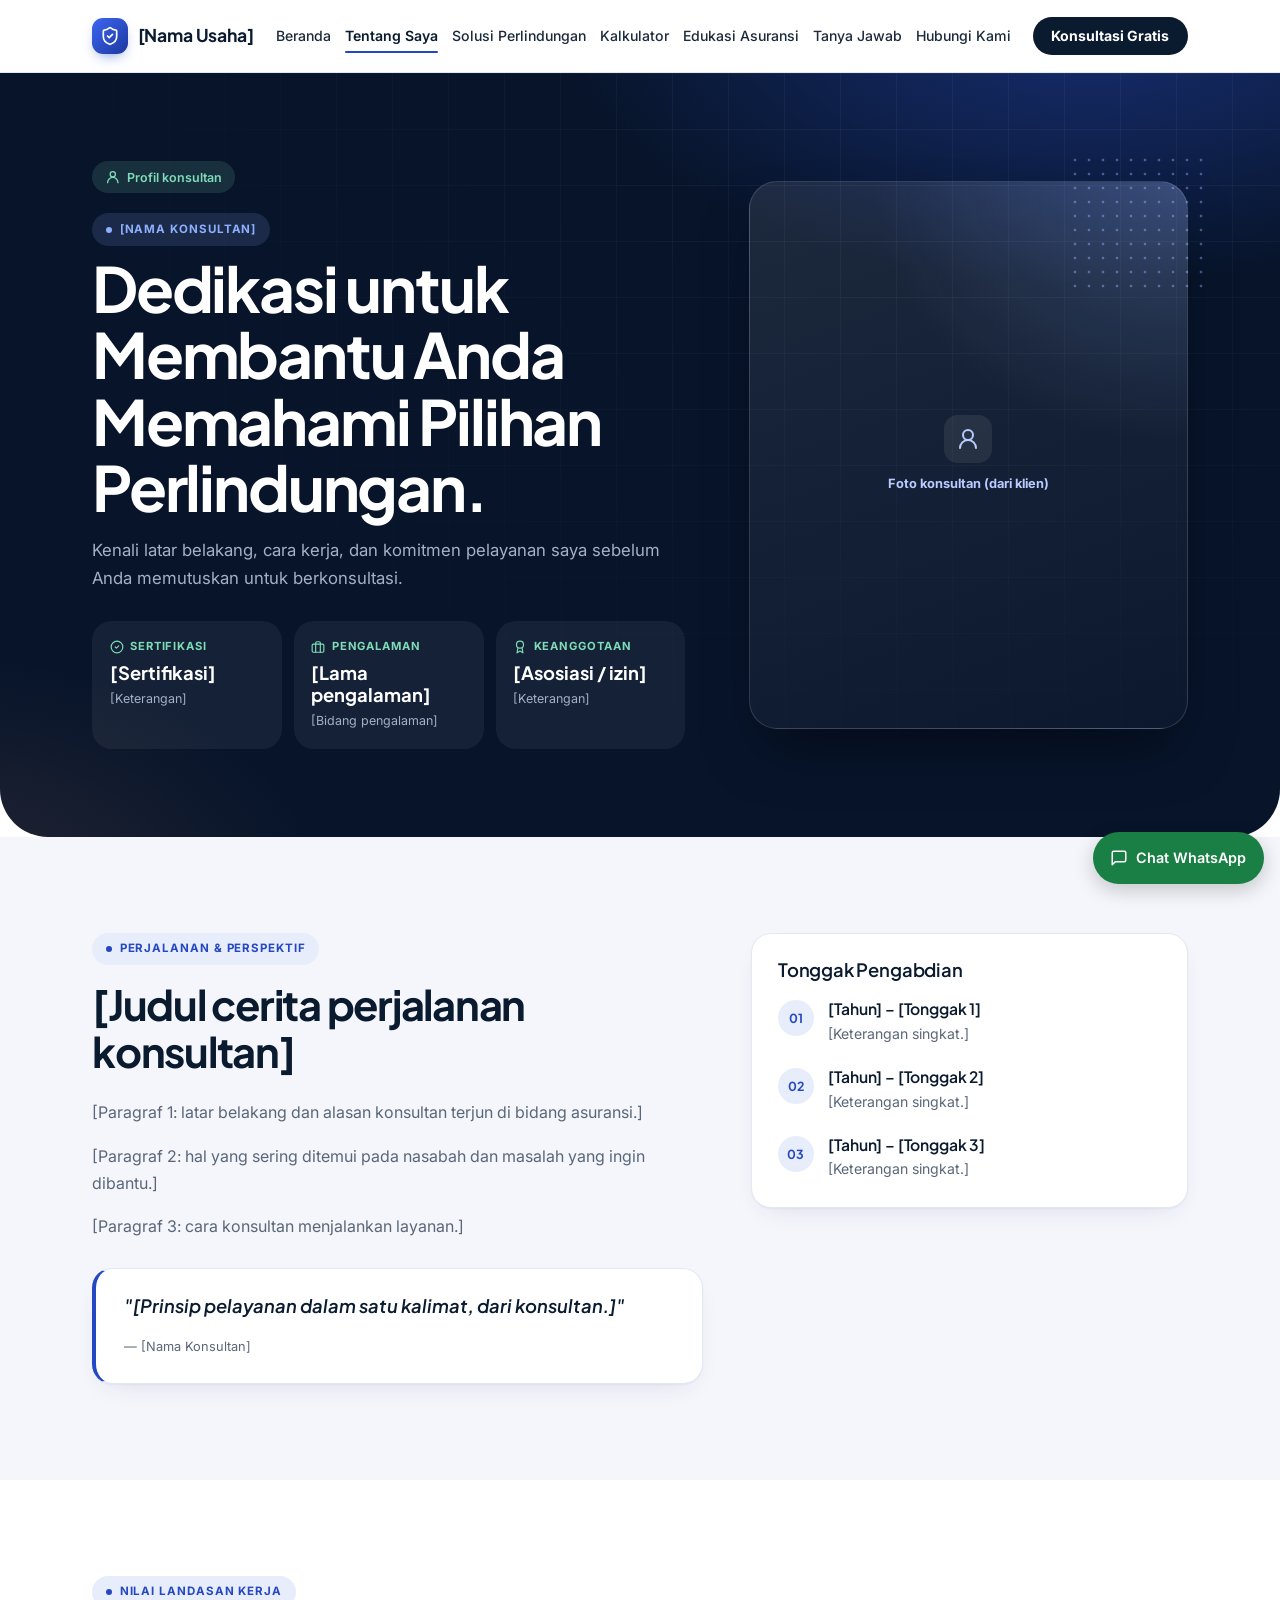
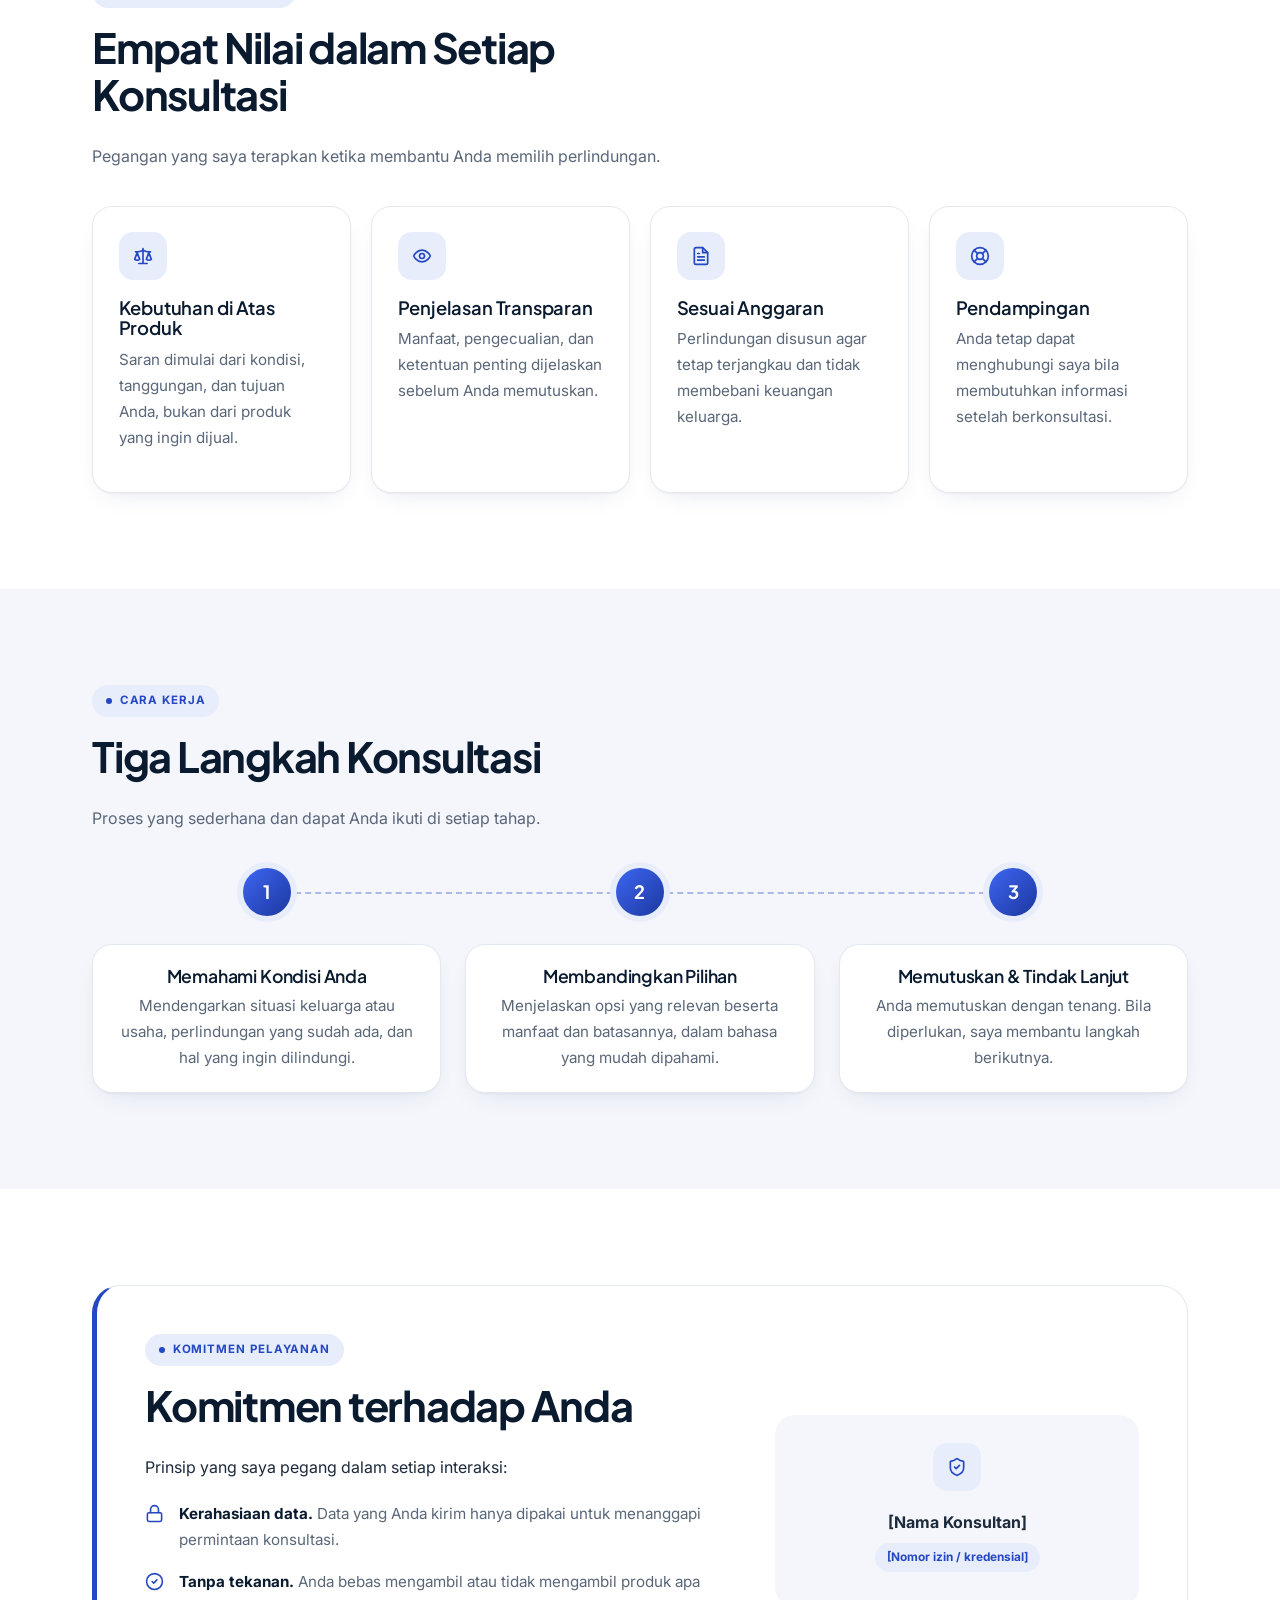
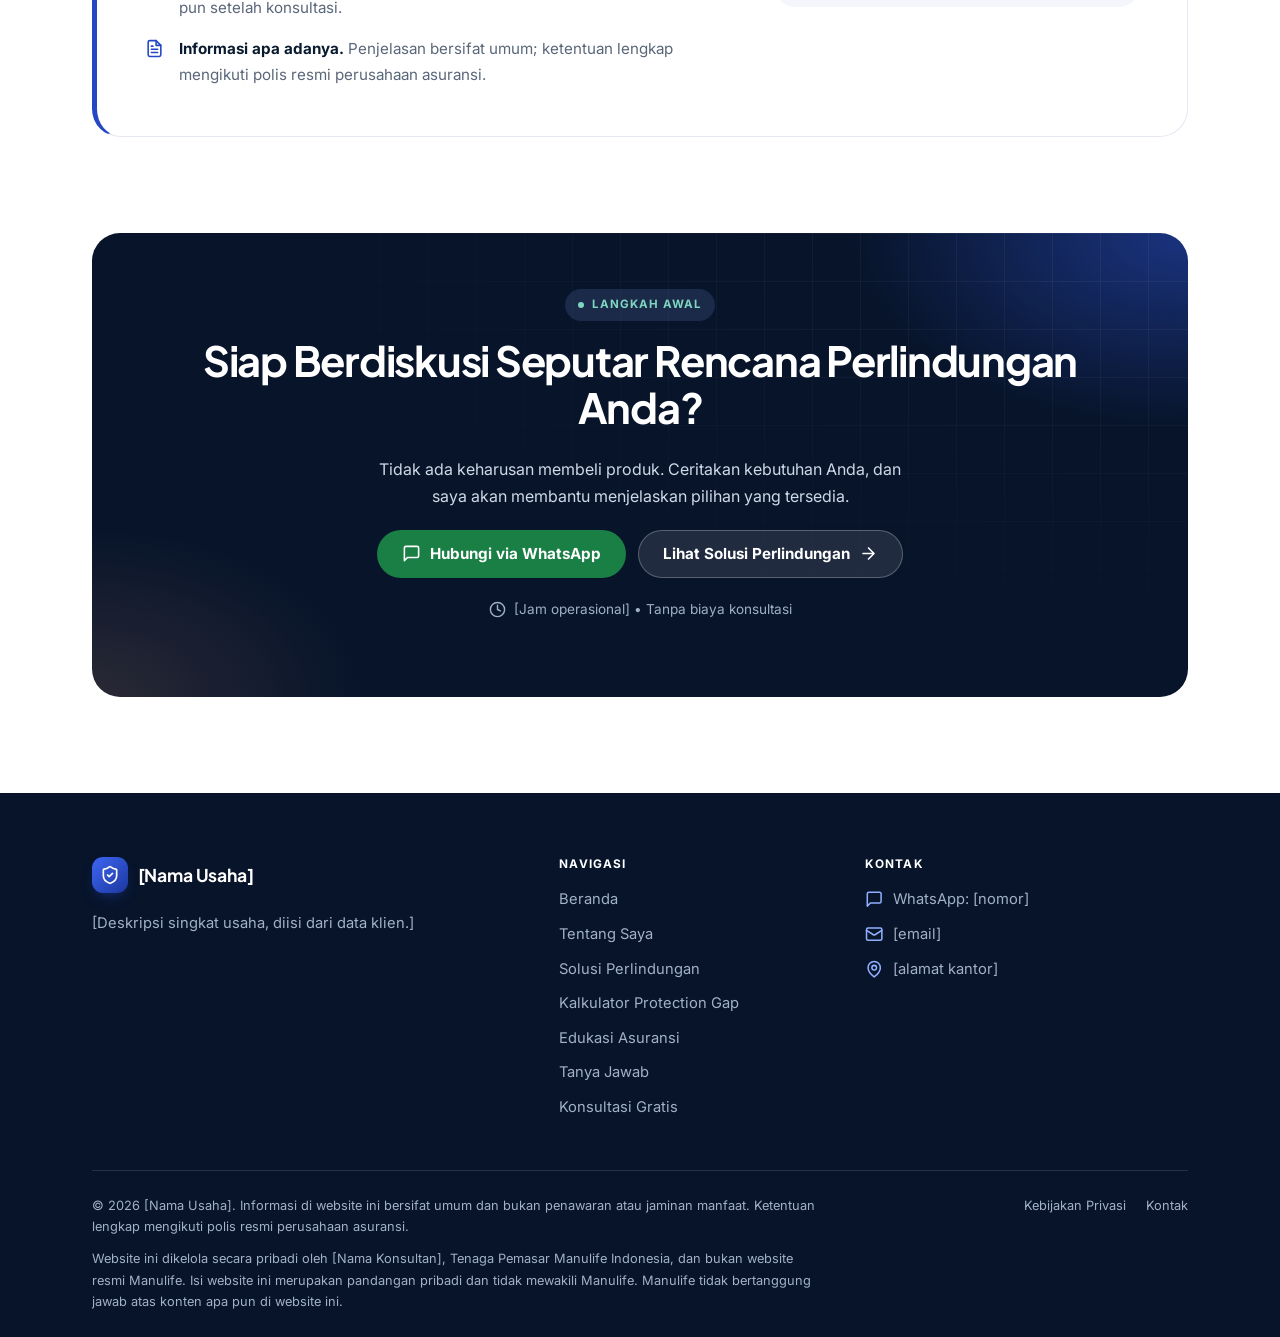
<file: tentang.html>
<!doctype html>
<html lang="id">
<head>
  <meta charset="utf-8">
  <meta name="viewport" content="width=device-width, initial-scale=1">
  <title>Tentang Saya | [Nama Usaha]</title>
  <meta name="description" content="Kenali latar belakang, pendekatan, dan komitmen pelayanan konsultan asuransi kami sebelum Anda berkonsultasi.">
  <meta property="og:type" content="website">
  <meta property="og:title" content="Tentang Saya | [Nama Usaha]">
  <meta property="og:description" content="Kenali latar belakang, pendekatan, dan komitmen pelayanan konsultan asuransi kami.">
  <meta name="theme-color" content="#0b1f2e">

  <link rel="preconnect" href="https://fonts.googleapis.com">
  <link rel="preconnect" href="https://fonts.gstatic.com" crossorigin>
  <link href="https://fonts.googleapis.com/css2?family=Inter:wght@400;500;600&family=Plus+Jakarta+Sans:wght@600;700&display=swap" rel="stylesheet">
  <link rel="stylesheet" href="assets/css/base.css">
  <link rel="stylesheet" href="assets/css/components.css">
  <link rel="stylesheet" href="assets/css/pages.css">
</head>
<body>

<!-- Sprite ikon (dipakai lewat <use href="#i-nama">) -->
<svg width="0" height="0" style="position:absolute" aria-hidden="true" focusable="false">
  <symbol id="i-arrow" viewBox="0 0 24 24"><path d="M5 12h14M12 5l7 7-7 7"/></symbol>
  <symbol id="i-check" viewBox="0 0 24 24"><circle cx="12" cy="12" r="10"/><path d="m9 12 2 2 4-4"/></symbol>
  <symbol id="i-shield" viewBox="0 0 24 24"><path d="M20 13c0 5-3.5 7.5-7.66 8.95a1 1 0 0 1-.67-.01C7.5 20.5 4 18 4 13V6a1 1 0 0 1 1-1c2 0 4.5-1.2 6.24-2.72a1.17 1.17 0 0 1 1.52 0C14.51 3.81 17 5 19 5a1 1 0 0 1 1 1z"/><path d="m9 12 2 2 4-4"/></symbol>
  <symbol id="i-menu" viewBox="0 0 24 24"><path d="M4 6h16M4 12h16M4 18h16"/></symbol>
  <symbol id="i-close" viewBox="0 0 24 24"><path d="M18 6 6 18M6 6l12 12"/></symbol>
  <symbol id="i-chat" viewBox="0 0 24 24"><path d="M21 15a2 2 0 0 1-2 2H7l-4 4V5a2 2 0 0 1 2-2h14a2 2 0 0 1 2 2z"/></symbol>
  <symbol id="i-user" viewBox="0 0 24 24"><circle cx="12" cy="8" r="4"/><path d="M20 21a8 8 0 0 0-16 0"/></symbol>
  <symbol id="i-file" viewBox="0 0 24 24"><path d="M14 2H6a2 2 0 0 0-2 2v16a2 2 0 0 0 2 2h12a2 2 0 0 0 2-2V8z"/><path d="M14 2v6h6M16 13H8M16 17H8M10 9H8"/></symbol>
  <symbol id="i-lifebuoy" viewBox="0 0 24 24"><circle cx="12" cy="12" r="10"/><circle cx="12" cy="12" r="4"/><path d="m4.93 4.93 4.24 4.24M14.83 9.17l4.24-4.24M14.83 14.83l4.24 4.24M9.17 14.83l-4.24 4.24"/></symbol>
  <symbol id="i-clock" viewBox="0 0 24 24"><circle cx="12" cy="12" r="10"/><path d="M12 6v6l4 2"/></symbol>
  <symbol id="i-mail" viewBox="0 0 24 24"><rect x="2" y="4" width="20" height="16" rx="2"/><path d="m22 7-8.97 5.7a1.94 1.94 0 0 1-2.06 0L2 7"/></symbol>
  <symbol id="i-pin" viewBox="0 0 24 24"><path d="M20 10c0 6-8 12-8 12S4 16 4 10a8 8 0 0 1 16 0Z"/><circle cx="12" cy="10" r="3"/></symbol>
  <symbol id="i-award" viewBox="0 0 24 24"><circle cx="12" cy="8" r="6"/><path d="M15.48 12.89 17 22l-5-3-5 3 1.52-9.11"/></symbol>
  <symbol id="i-briefcase" viewBox="0 0 24 24"><rect x="2" y="7" width="20" height="14" rx="2"/><path d="M16 21V5a2 2 0 0 0-2-2h-4a2 2 0 0 0-2 2v16"/></symbol>
  <symbol id="i-eye" viewBox="0 0 24 24"><path d="M2 12s3-7 10-7 10 7 10 7-3 7-10 7-10-7-10-7Z"/><circle cx="12" cy="12" r="3"/></symbol>
  <symbol id="i-scale" viewBox="0 0 24 24"><path d="m16 16 3-8 3 8c-.87.65-1.92 1-3 1s-2.13-.35-3-1ZM2 16l3-8 3 8c-.87.65-1.92 1-3 1s-2.13-.35-3-1ZM7 21h10M12 3v18M3 7h2c2 0 5-1 7-2 2 1 5 2 7 2h2"/></symbol>
  <symbol id="i-lock" viewBox="0 0 24 24"><rect x="3" y="11" width="18" height="11" rx="2"/><path d="M7 11V7a5 5 0 0 1 10 0v4"/></symbol>
</svg>

<a class="skip-link" href="#konten">Lompat ke konten</a>

<header class="site-header">
  <div class="container site-header__inner">
    <a class="brand" href="index.html"><span class="brand__mark" aria-hidden="true"><svg class="icon" viewBox="0 0 24 24"><path d="M20 13c0 5-3.5 7.5-7.66 8.95a1 1 0 0 1-.67-.01C7.5 20.5 4 18 4 13V6a1 1 0 0 1 1-1c2 0 4.5-1.2 6.24-2.72a1.17 1.17 0 0 1 1.52 0C14.51 3.81 17 5 19 5a1 1 0 0 1 1 1z"/><path d="m9 12 2 2 4-4"/></svg></span>[Nama Usaha]</a>

    <nav class="nav" id="site-nav" aria-label="Navigasi utama">
      <ul class="nav__list">
        <li><a class="nav__link" href="index.html">Beranda</a></li>
        <li><a class="nav__link" href="tentang.html" aria-current="page">Tentang Saya</a></li>
        <li><a class="nav__link" href="solusi.html">Solusi Perlindungan</a></li>
        <li><a class="nav__link" href="kalkulator.html">Kalkulator</a></li>
        <li><a class="nav__link" href="edukasi/index.html">Edukasi Asuransi</a></li>
        <li><a class="nav__link" href="faq.html">Tanya Jawab</a></li>
        <li><a class="nav__link" href="kontak.html">Hubungi Kami</a></li>
      </ul>
      <a class="btn btn--primary nav__cta" href="konsultasi.html">Konsultasi Gratis</a>
    </nav>

    <div class="site-header__actions">
      <a class="btn btn--primary btn--sm site-header__cta" href="konsultasi.html">Konsultasi Gratis</a>
      <button class="nav-toggle" type="button" aria-expanded="false" aria-controls="site-nav" aria-label="Buka menu">
        <svg class="icon icon-open" aria-hidden="true"><use href="#i-menu"/></svg>
        <svg class="icon icon-close" aria-hidden="true"><use href="#i-close"/></svg>
      </button>
    </div>
  </div>
</header>

<main id="konten">

  <!-- Hero profil -->
  <section class="about-hero">
    <div class="container about-hero__grid">
      <div>
        <span class="badge">
          <svg class="icon" aria-hidden="true"><use href="#i-user"/></svg>
          Profil konsultan
        </span>
        <p class="eyebrow about-hero__name">[Nama Konsultan]</p>
        <h1>Dedikasi untuk Membantu Anda Memahami Pilihan Perlindungan.</h1>
        <p class="about-hero__lead">Kenali latar belakang, cara kerja, dan komitmen pelayanan saya sebelum Anda memutuskan untuk berkonsultasi.</p>

        <!-- GANTI: tampilkan tiap kotak HANYA jika datanya dari klien dan terverifikasi; hapus kotak yang tidak ada datanya -->
        <div class="stat-row">
          <div class="stat">
            <span class="stat__label"><svg class="icon" aria-hidden="true"><use href="#i-check"/></svg>Sertifikasi</span>
            <strong>[Sertifikasi]</strong>
            <small>[Keterangan]</small>
          </div>
          <div class="stat">
            <span class="stat__label"><svg class="icon" aria-hidden="true"><use href="#i-briefcase"/></svg>Pengalaman</span>
            <strong>[Lama pengalaman]</strong>
            <small>[Bidang pengalaman]</small>
          </div>
          <div class="stat">
            <span class="stat__label"><svg class="icon" aria-hidden="true"><use href="#i-award"/></svg>Keanggotaan</span>
            <strong>[Asosiasi / izin]</strong>
            <small>[Keterangan]</small>
          </div>
        </div>
      </div>

      <div class="hero__media">
        <!-- GANTI: foto profesional konsultan dari klien -->
        <div class="ph about-hero__photo" role="img" aria-label="Tempat foto konsultan dari klien">Foto konsultan (dari klien)</div>
      </div>
    </div>
  </section>

  <!-- Perjalanan -->
  <section class="section section--tint" aria-labelledby="judul-perjalanan">
    <div class="container story">
      <div class="story__text">
        <span class="eyebrow">Perjalanan &amp; perspektif</span>
        <h2 id="judul-perjalanan">[Judul cerita perjalanan konsultan]</h2>
        <!-- GANTI: tulis ulang dari cerita klien; jangan memuat angka atau klaim yang tidak dapat dibuktikan -->
        <p>[Paragraf 1: latar belakang dan alasan konsultan terjun di bidang asuransi.]</p>
        <p>[Paragraf 2: hal yang sering ditemui pada nasabah dan masalah yang ingin dibantu.]</p>
        <p>[Paragraf 3: cara konsultan menjalankan layanan.]</p>
        <blockquote class="quote">
          <p>"[Prinsip pelayanan dalam satu kalimat, dari konsultan.]"</p>
          <cite>&mdash; [Nama Konsultan]</cite>
        </blockquote>
      </div>

      <aside class="card" aria-labelledby="judul-tonggak">
        <h3 id="judul-tonggak">Tonggak Pengabdian</h3>
        <!-- GANTI: tahun dan kegiatan dari klien. Hapus butir yang tidak ada datanya. -->
        <ol class="timeline">
          <li>
            <span class="timeline__num" aria-hidden="true">01</span>
            <div><h3>[Tahun] &ndash; [Tonggak 1]</h3><p>[Keterangan singkat.]</p></div>
          </li>
          <li>
            <span class="timeline__num" aria-hidden="true">02</span>
            <div><h3>[Tahun] &ndash; [Tonggak 2]</h3><p>[Keterangan singkat.]</p></div>
          </li>
          <li>
            <span class="timeline__num" aria-hidden="true">03</span>
            <div><h3>[Tahun] &ndash; [Tonggak 3]</h3><p>[Keterangan singkat.]</p></div>
          </li>
        </ol>
      </aside>
    </div>
  </section>

  <!-- Nilai -->
  <section class="section" aria-labelledby="judul-nilai">
    <div class="container">
      <div class="section-head">
        <span class="eyebrow">Nilai landasan kerja</span>
        <h2 id="judul-nilai">Empat Nilai dalam Setiap Konsultasi</h2>
        <p>Pegangan yang saya terapkan ketika membantu Anda memilih perlindungan.</p>
      </div>
      <!-- Teks di bawah usulan awal; konfirmasi dengan klien -->
      <div class="grid-4">
        <article class="card">
          <span class="card__icon"><svg class="icon" aria-hidden="true"><use href="#i-scale"/></svg></span>
          <h3>Kebutuhan di Atas Produk</h3>
          <p>Saran dimulai dari kondisi, tanggungan, dan tujuan Anda, bukan dari produk yang ingin dijual.</p>
        </article>
        <article class="card">
          <span class="card__icon"><svg class="icon" aria-hidden="true"><use href="#i-eye"/></svg></span>
          <h3>Penjelasan Transparan</h3>
          <p>Manfaat, pengecualian, dan ketentuan penting dijelaskan sebelum Anda memutuskan.</p>
        </article>
        <article class="card">
          <span class="card__icon"><svg class="icon" aria-hidden="true"><use href="#i-file"/></svg></span>
          <h3>Sesuai Anggaran</h3>
          <p>Perlindungan disusun agar tetap terjangkau dan tidak membebani keuangan keluarga.</p>
        </article>
        <article class="card">
          <span class="card__icon"><svg class="icon" aria-hidden="true"><use href="#i-lifebuoy"/></svg></span>
          <h3>Pendampingan</h3>
          <p>Anda tetap dapat menghubungi saya bila membutuhkan informasi setelah berkonsultasi.</p>
        </article>
      </div>
    </div>
  </section>

  <!-- Metode -->
  <section class="section section--tint" aria-labelledby="judul-metode">
    <div class="container">
      <div class="section-head">
        <span class="eyebrow">Cara kerja</span>
        <h2 id="judul-metode">Tiga Langkah Konsultasi</h2>
        <p>Proses yang sederhana dan dapat Anda ikuti di setiap tahap.</p>
      </div>
      <ol class="steps">
        <li class="steps__item">
          <span class="steps__num" aria-hidden="true">1</span>
          <div class="steps__body">
            <h3>Memahami Kondisi Anda</h3>
            <p>Mendengarkan situasi keluarga atau usaha, perlindungan yang sudah ada, dan hal yang ingin dilindungi.</p>
          </div>
        </li>
        <li class="steps__item">
          <span class="steps__num" aria-hidden="true">2</span>
          <div class="steps__body">
            <h3>Membandingkan Pilihan</h3>
            <p>Menjelaskan opsi yang relevan beserta manfaat dan batasannya, dalam bahasa yang mudah dipahami.</p>
          </div>
        </li>
        <li class="steps__item">
          <span class="steps__num" aria-hidden="true">3</span>
          <div class="steps__body">
            <h3>Memutuskan &amp; Tindak Lanjut</h3>
            <p>Anda memutuskan dengan tenang. Bila diperlukan, saya membantu langkah berikutnya.</p>
          </div>
        </li>
      </ol>
    </div>
  </section>

  <!-- Komitmen -->
  <section class="section" aria-labelledby="judul-komitmen">
    <div class="container">
      <div class="ethics">
        <div>
          <span class="eyebrow">Komitmen pelayanan</span>
          <h2 id="judul-komitmen">Komitmen terhadap Anda</h2>
          <p>Prinsip yang saya pegang dalam setiap interaksi:</p>
          <ul class="ethics__list">
            <li>
              <svg class="icon" aria-hidden="true"><use href="#i-lock"/></svg>
              <span><strong>Kerahasiaan data.</strong> Data yang Anda kirim hanya dipakai untuk menanggapi permintaan konsultasi.</span>
            </li>
            <li>
              <svg class="icon" aria-hidden="true"><use href="#i-check"/></svg>
              <span><strong>Tanpa tekanan.</strong> Anda bebas mengambil atau tidak mengambil produk apa pun setelah konsultasi.</span>
            </li>
            <li>
              <svg class="icon" aria-hidden="true"><use href="#i-file"/></svg>
              <span><strong>Informasi apa adanya.</strong> Penjelasan bersifat umum; ketentuan lengkap mengikuti polis resmi perusahaan asuransi.</span>
            </li>
          </ul>
        </div>
        <!-- GANTI: tampilkan nomor izin/kredensial HANYA jika dari klien dan terverifikasi; jika tidak ada, hapus kartu ini -->
        <div class="ethics__card">
          <span class="card__icon"><svg class="icon" aria-hidden="true"><use href="#i-shield"/></svg></span>
          <p><strong>[Nama Konsultan]</strong></p>
          <p class="tag">[Nomor izin / kredensial]</p>
        </div>
      </div>
    </div>
  </section>

  <!-- CTA -->
  <section class="section" aria-labelledby="judul-cta" style="padding-top:0">
    <div class="container">
      <div class="cta-band cta-band--center">
        <span class="eyebrow" style="color:#7fd6c0">Langkah awal</span>
        <h2 id="judul-cta">Siap Berdiskusi Seputar Rencana Perlindungan Anda?</h2>
        <p>Tidak ada keharusan membeli produk. Ceritakan kebutuhan Anda, dan saya akan membantu menjelaskan pilihan yang tersedia.</p>
        <div class="cta-band__actions">
          <a class="btn btn--wa" data-wa href="https://wa.me/6281200000000">
            <svg class="icon" aria-hidden="true"><use href="#i-chat"/></svg>
            Hubungi via WhatsApp
          </a>
          <a class="btn btn--ghost-light" href="solusi.html">
            Lihat Solusi Perlindungan
            <svg class="icon" aria-hidden="true"><use href="#i-arrow"/></svg>
          </a>
        </div>
        <p class="cta-band__meta">
          <svg class="icon" aria-hidden="true"><use href="#i-clock"/></svg>
          [Jam operasional] &bull; Tanpa biaya konsultasi
        </p>
      </div>
    </div>
  </section>

</main>

<footer class="site-footer">
  <div class="container">
    <div class="site-footer__grid">
      <div>
        <p class="brand"><span class="brand__mark" aria-hidden="true"><svg class="icon" viewBox="0 0 24 24"><path d="M20 13c0 5-3.5 7.5-7.66 8.95a1 1 0 0 1-.67-.01C7.5 20.5 4 18 4 13V6a1 1 0 0 1 1-1c2 0 4.5-1.2 6.24-2.72a1.17 1.17 0 0 1 1.52 0C14.51 3.81 17 5 19 5a1 1 0 0 1 1 1z"/><path d="m9 12 2 2 4-4"/></svg></span>[Nama Usaha]</p>
        <p>[Deskripsi singkat usaha, diisi dari data klien.]</p>
      </div>
      <nav aria-label="Navigasi footer">
        <h3>Navigasi</h3>
        <ul>
          <li><a href="index.html">Beranda</a></li>
          <li><a href="tentang.html">Tentang Saya</a></li>
          <li><a href="solusi.html">Solusi Perlindungan</a></li>
          <li><a href="kalkulator.html">Kalkulator Protection Gap</a></li>
          <li><a href="edukasi/index.html">Edukasi Asuransi</a></li>
          <li><a href="faq.html">Tanya Jawab</a></li>
          <li><a href="konsultasi.html">Konsultasi Gratis</a></li>
        </ul>
      </nav>
      <div>
        <h3>Kontak</h3>
        <ul class="contact-list">
          <li><svg class="icon" aria-hidden="true"><use href="#i-chat"/></svg><a data-wa href="https://wa.me/6281200000000">WhatsApp: [nomor]</a></li>
          <li><svg class="icon" aria-hidden="true"><use href="#i-mail"/></svg><span>[email]</span></li>
          <li><svg class="icon" aria-hidden="true"><use href="#i-pin"/></svg><span>[alamat kantor]</span></li>
        </ul>
      </div>
    </div>
    <div class="site-footer__bottom">
      <div class="site-footer__legal">
        <p>&copy; <span data-year>2025</span> [Nama Usaha]. Informasi di website ini bersifat umum dan bukan penawaran atau jaminan manfaat. Ketentuan lengkap mengikuti polis resmi perusahaan asuransi.</p>
        <!-- Disclaimer afiliasi: wajib menurut pedoman Manulife Agency, jangan dihapus (lihat README bagian 8) -->
        <p>Website ini dikelola secara pribadi oleh [Nama Konsultan], Tenaga Pemasar Manulife Indonesia, dan bukan website resmi Manulife. Isi website ini merupakan pandangan pribadi dan tidak mewakili Manulife. Manulife tidak bertanggung jawab atas konten apa pun di website ini.</p>
      </div>
      <ul>
        <li><a href="kebijakan-privasi.html">Kebijakan Privasi</a></li>
        <li><a href="kontak.html">Kontak</a></li>
      </ul>
    </div>
  </div>
</footer>

<a class="wa-float" data-wa href="https://wa.me/6281200000000" aria-label="Chat WhatsApp">
  <svg class="icon" aria-hidden="true"><use href="#i-chat"/></svg><span>Chat WhatsApp</span>
</a>

<script src="assets/js/main.js"></script>
</body>
</html>
</file>
<file: assets/css/base.css>
/* Fondasi: variabel desain, reset, tipografi, utilitas.
   Ganti warna/font brand cukup di blok :root. */

:root {
  --font-heading: "Plus Jakarta Sans", system-ui, -apple-system, "Segoe UI", sans-serif;
  --font-body: "Inter", system-ui, -apple-system, "Segoe UI", sans-serif;

  --color-ink: #0a1a2f;          /* teks utama + tombol utama */
  --color-text: #1c2a3c;
  --color-muted: #5a6779;
  --color-accent: #2447c4;       /* aksen biru */
  --color-accent-soft: #e8edfb;
  --color-tint: #f4f6fb;         /* latar section selang-seling */
  --color-surface: #ffffff;
  --color-border: #e3e8f1;
  --color-dark: #07142a;         /* hero, band CTA, footer */
  --color-success: #1f7a5a;
  --color-success-soft: #dff3ea;
  --color-wa: #1a7f45;           /* tombol yang membuka WhatsApp */
  --color-wa-hover: #146c3a;

  --radius-sm: 12px;
  --radius: 20px;
  --radius-lg: 28px;
  --shadow: 0 1px 2px rgba(10, 26, 47, 0.04), 0 10px 28px -14px rgba(24, 48, 120, 0.16);
  --shadow-lg: 0 2px 6px rgba(10, 26, 47, 0.05), 0 28px 56px -22px rgba(24, 48, 120, 0.3);
  --ease: cubic-bezier(0.2, 0.7, 0.2, 1);

  --container: 1160px;
  --gutter: clamp(1rem, 4vw, 2rem);
  --section-space: clamp(3.5rem, 8vw, 6rem);
}

/* Area gelap (hero, footer): warna diganti lewat variabel, sehingga komponen di dalamnya ikut menyesuaikan. */
.theme-dark,
.hero,
.edu-hero,
.about-hero,
.site-footer {
  --color-ink: #ffffff;
  --color-text: #dbe3ef;
  --color-muted: #a3b1c6;
  --color-accent: #8fb0ff;
  --color-accent-soft: rgba(143, 176, 255, 0.14);
  --color-tint: rgba(255, 255, 255, 0.06);
  --color-border: rgba(255, 255, 255, 0.12);
  --color-surface: rgba(255, 255, 255, 0.04);
  --color-success: #7fdcb6;
  --color-success-soft: rgba(127, 220, 182, 0.14);
  color: var(--color-text);
}

*,
*::before,
*::after { box-sizing: border-box; }

html { scroll-behavior: smooth; -webkit-text-size-adjust: 100%; }

body {
  margin: 0;
  font-family: var(--font-body);
  font-size: 1rem;
  line-height: 1.7;
  color: var(--color-text);
  background: var(--color-surface);
}

img, svg { max-width: 100%; display: block; }

h1, h2, h3, h4 {
  font-family: var(--font-heading);
  color: var(--color-ink);
  line-height: 1.12;
  letter-spacing: -0.02em;
  margin: 0 0 0.6em;
}
h1 { font-size: clamp(2.3rem, 5.4vw, 3.9rem); font-weight: 700; letter-spacing: -0.035em; line-height: 1.06; }
h2 { font-size: clamp(1.75rem, 3.6vw, 2.6rem); font-weight: 700; letter-spacing: -0.03em; }
h3 { font-size: 1.15rem; font-weight: 600; letter-spacing: -0.01em; }

p { margin: 0 0 1em; }
a { color: var(--color-accent); }
ul, ol { margin: 0; padding: 0; list-style: none; }

.container {
  width: 100%;
  max-width: var(--container);
  margin-inline: auto;
  padding-inline: var(--gutter);
}

.section { padding-block: var(--section-space); }
.section--tint { background: var(--color-tint); }

.icon {
  width: 1.25em;
  height: 1.25em;
  flex: none;
  fill: none;
  stroke: currentColor;
  stroke-width: 2;
  stroke-linecap: round;
  stroke-linejoin: round;
}

.skip-link {
  position: absolute;
  left: 1rem;
  top: -4rem;
  background: var(--color-ink);
  color: #fff;
  padding: 0.6rem 1rem;
  border-radius: var(--radius-sm);
  z-index: 100;
}
.skip-link:focus { top: 1rem; }

:focus-visible {
  outline: 3px solid var(--color-accent);
  outline-offset: 2px;
}

.visually-hidden {
  position: absolute;
  width: 1px;
  height: 1px;
  overflow: hidden;
  clip: rect(0 0 0 0);
  white-space: nowrap;
}

@media (prefers-reduced-motion: reduce) {
  html { scroll-behavior: auto; }
  *, *::before, *::after { transition: none !important; animation: none !important; }
}
</file>
<file: assets/css/components.css>
/* Komponen yang dipakai di semua halaman. */

/* ---------- Tombol ---------- */
.btn {
  display: inline-flex;
  align-items: center;
  justify-content: center;
  gap: 0.55rem;
  padding: 0.85rem 1.5rem;
  border-radius: 999px;
  border: 1px solid transparent;
  font: 700 0.95rem/1.2 var(--font-body);
  text-decoration: none;
  cursor: pointer;
  transition: background-color 0.2s, color 0.2s, border-color 0.2s, transform 0.2s var(--ease), box-shadow 0.2s;
}
.btn:hover { transform: translateY(-2px); }
.btn:active { transform: translateY(0) scale(0.98); }
.btn--primary { background: var(--color-ink); color: #fff; }
.btn--primary:hover { background: var(--color-accent); box-shadow: 0 10px 24px -10px rgba(36, 71, 196, 0.6); }
.btn--secondary { background: var(--color-accent-soft); color: var(--color-accent); }
.btn--secondary:hover { background: #d9e2fb; }
.icon-arrow { transition: transform 0.2s var(--ease); }
.btn:hover .icon-arrow,
.link-arrow:hover .icon-arrow { transform: translateX(4px); }

/* Tombol di area gelap */
.hero .btn--primary,
.edu-hero .btn--primary,
.about-hero .btn--primary { background: #fff; color: #0a1a2f; }
.hero .btn--primary:hover,
.edu-hero .btn--primary:hover,
.about-hero .btn--primary:hover { background: #dfe7ff; box-shadow: 0 10px 30px -10px rgba(143, 176, 255, 0.5); }
.hero .btn--secondary,
.edu-hero .btn--secondary,
.about-hero .btn--secondary { background: rgba(255, 255, 255, 0.06); color: #fff; border-color: rgba(255, 255, 255, 0.2); }
.hero .btn--secondary:hover,
.edu-hero .btn--secondary:hover,
.about-hero .btn--secondary:hover { background: rgba(255, 255, 255, 0.12); }
.btn--light { background: #fff; color: #0a1a2f; }
.btn--light:hover { background: #e8edfb; }
/* Tombol yang membuka WhatsApp: hijau yang cukup gelap agar teks putih tetap terbaca (kontras 5:1) */
.btn--wa { background: var(--color-wa); color: #fff; }
.btn--wa:hover { background: var(--color-wa-hover); box-shadow: 0 10px 24px -10px rgba(26, 127, 69, 0.6); }
.btn--sm { padding: 0.6rem 1.1rem; font-size: 0.88rem; }

.link-arrow {
  display: inline-flex;
  align-items: center;
  gap: 0.4rem;
  font-weight: 600;
  font-size: 0.92rem;
  color: var(--color-accent);
  text-decoration: none;
}
.link-arrow:hover { text-decoration: underline; }

/* ---------- Badge & eyebrow ---------- */
.badge {
  display: inline-flex;
  align-items: center;
  gap: 0.4rem;
  padding: 0.35rem 0.8rem;
  border-radius: 999px;
  background: var(--color-success-soft);
  color: var(--color-success);
  font-size: 0.78rem;
  font-weight: 600;
}
.eyebrow {
  display: inline-flex;
  align-items: center;
  gap: 0.5rem;
  margin-bottom: 1rem;
  padding: 0.4rem 0.85rem;
  border-radius: 999px;
  background: var(--tone-soft, var(--color-accent-soft));
  color: var(--tone, var(--color-accent));
  font-size: 0.72rem;
  font-weight: 700;
  letter-spacing: 0.08em;
  text-transform: uppercase;
}
.eyebrow::before { content: ""; width: 6px; height: 6px; border-radius: 50%; background: currentColor; }
.tag {
  display: inline-block;
  padding: 0.3rem 0.75rem;
  border-radius: 999px;
  background: var(--tone-soft, var(--color-accent-soft));
  color: var(--tone, var(--color-accent));
  font-size: 0.74rem;
  font-weight: 700;
}

/* ---------- Warna kategori ----------
   Kelas tone-* memberi warna khas tiap jenis perlindungan. Ikon, eyebrow, dan tag
   di dalamnya ikut berwarna. Semua pasangan warna lolos kontras teks 4,5:1. */
.tone-rose  { --tone: #c2255c; --tone-soft: #fde7ef; } /* kesehatan */
.tone-blue  { --tone: #2447c4; --tone-soft: #e8edfb; } /* jiwa */
.tone-amber { --tone: #a24e05; --tone-soft: #fff0d9; } /* kendaraan */
.tone-teal  { --tone: #0b7268; --tone-soft: #daf3ee; } /* properti & usaha */

/* ---------- Header ---------- */
.site-header {
  position: sticky;
  top: 0;
  z-index: 50;
  background: rgba(255, 255, 255, 0.96);
  border-bottom: 1px solid var(--color-border);
  transition: background-color 0.3s, box-shadow 0.3s;
}
.site-header.is-scrolled {
  background: rgba(255, 255, 255, 0.82);
  -webkit-backdrop-filter: saturate(180%) blur(14px);
  backdrop-filter: saturate(180%) blur(14px);
  box-shadow: 0 8px 30px -12px rgba(10, 26, 47, 0.18);
}
.site-header__inner {
  display: flex;
  align-items: center;
  justify-content: space-between;
  gap: 1rem;
  min-height: 72px;
}
.brand {
  display: inline-flex;
  align-items: center;
  gap: 0.6rem;
  white-space: nowrap;
  font: 700 1.1rem/1.1 var(--font-heading);
  color: var(--color-ink);
  text-decoration: none;
  letter-spacing: -0.01em;
}
/* Lambang sementara di samping nama. Bila logo klien dipasang, hapus span ini bersama teksnya. */
.brand__mark {
  display: grid;
  place-items: center;
  width: 36px;
  height: 36px;
  border-radius: 11px;
  background: linear-gradient(135deg, #3d66f2, #1c379f);
  color: #fff;
  box-shadow: 0 6px 14px -6px rgba(36, 71, 196, 0.65);
}
.brand__mark .icon { width: 20px; height: 20px; }
.nav { display: none; }
.nav__list { display: flex; align-items: center; gap: 0.875rem; }
.nav__link {
  white-space: nowrap;
  font-size: 0.88rem;
  font-weight: 500;
  color: var(--color-text);
  text-decoration: none;
  padding-block: 0.4rem;
  position: relative;
  transition: color 0.2s;
}
.nav__link::after {
  content: "";
  position: absolute;
  left: 0;
  right: 0;
  bottom: -2px;
  height: 2px;
  border-radius: 2px;
  background: var(--color-accent);
  transform: scaleX(0);
  transform-origin: left;
  transition: transform 0.3s var(--ease);
}
.nav__link:hover { color: var(--color-accent); }
.nav__link:hover::after,
.nav__link[aria-current="page"]::after { transform: scaleX(1); }
.nav__link[aria-current="page"] { color: var(--color-ink); font-weight: 600; }

.site-header__actions { display: flex; align-items: center; gap: 0.6rem; }
.site-header__cta { display: none; }

.nav-toggle {
  display: inline-flex;
  align-items: center;
  justify-content: center;
  width: 44px;
  height: 44px;
  border: 1px solid var(--color-border);
  border-radius: 50%;
  background: #fff;
  color: var(--color-ink);
  cursor: pointer;
  transition: background-color 0.2s, border-color 0.2s;
}
.nav-toggle[aria-expanded="true"] { background: var(--color-accent-soft); border-color: transparent; }
.nav-toggle .icon-close { display: none; }
.nav-toggle[aria-expanded="true"] .icon-open { display: none; }
.nav-toggle[aria-expanded="true"] .icon-close { display: block; }

/* Menu mobile terbuka: panel di bawah header, halaman di belakangnya digelapkan */
.nav.is-open {
  display: block;
  position: absolute;
  top: 100%;
  left: 0;
  right: 0;
  max-height: calc(100vh - 72px);
  overflow-y: auto;
  background: #fff;
  border-radius: 0 0 var(--radius-lg) var(--radius-lg);
  padding: 0.5rem var(--gutter) 1.5rem;
  box-shadow: 0 30px 60px -20px rgba(10, 26, 47, 0.35);
  animation: menu-in 0.3s var(--ease);
}
.nav.is-open .nav__list { flex-direction: column; align-items: stretch; gap: 0; }
.nav.is-open .nav__link { display: block; padding: 0.9rem 0.25rem; border-bottom: 1px solid var(--color-border); font-size: 1.05rem; font-weight: 600; }
.nav.is-open .nav__link[aria-current="page"] { color: var(--color-accent); }
.nav.is-open .nav__link::after { display: none; }
@keyframes menu-in { from { opacity: 0; transform: translateY(-8px); } to { opacity: 1; transform: none; } }
.nav.is-open .nav__cta { display: flex; margin-top: 1.25rem; }
body.nav-open { overflow: hidden; }
body.nav-open::after {
  content: "";
  position: fixed;
  inset: 0;
  z-index: 45; /* di atas tombol WhatsApp mengambang, di bawah header */
  background: rgba(7, 20, 42, 0.45);
  animation: fade-in 0.3s var(--ease);
}
@keyframes fade-in { from { opacity: 0; } }

.nav__cta { display: none; }

/* Menu lengkap butuh ±1150 px; di layar lebih sempit dipakai menu hamburger. */
@media (min-width: 1200px) {
  .nav { display: block; }
  .nav-toggle { display: none; }
  .site-header__cta { display: inline-flex; white-space: nowrap; }
}

/* ---------- Heading section ---------- */
.section-head { margin-bottom: 2.25rem; max-width: 40rem; }
.section-head p { color: var(--color-muted); margin: 0; }
.section-head--center { margin-inline: auto; text-align: center; }
.section-head--row {
  max-width: none;
  display: flex;
  flex-wrap: wrap;
  align-items: flex-end;
  justify-content: space-between;
  gap: 1rem;
}
.section-head--row > div { max-width: 40rem; }

/* ---------- Card ---------- */
.card {
  background: var(--color-surface);
  border: 1px solid var(--color-border);
  border-radius: var(--radius);
  padding: 1.6rem;
  box-shadow: var(--shadow);
  transition: transform 0.35s var(--ease), box-shadow 0.35s var(--ease), border-color 0.35s;
}
.card__icon {
  display: grid;
  place-items: center;
  width: 48px;
  height: 48px;
  margin-bottom: 1.1rem;
  border-radius: 14px;
  background: var(--tone-soft, var(--color-accent-soft));
  color: var(--tone, var(--color-accent));
  transition: background-color 0.3s, color 0.3s, transform 0.35s var(--ease);
}
/* Kartu dalam grid terangkat saat disorot */
.grid-4 .card:hover,
.grid-3 .card:hover,
.feature-grid .card:hover,
.list-stack .card:hover {
  transform: translateY(-4px);
  border-color: color-mix(in srgb, var(--tone, var(--color-accent)) 32%, transparent);
  box-shadow: var(--shadow-lg);
}
.grid-4 .card:hover .card__icon,
.grid-3 .card:hover .card__icon,
.feature-grid .card:hover .card__icon,
.list-stack .card:hover .card__icon { background: var(--tone, var(--color-accent)); color: #fff; transform: scale(1.06); }
.card h3 { margin-bottom: 0.5rem; }
.card p { color: var(--color-muted); font-size: 0.95rem; margin-bottom: 1rem; }

/* Kartu yang seluruh permukaannya bisa diklik: tautan ada di judul, area kliknya diperluas ke kartu */
.card--link { position: relative; display: flex; flex-direction: column; align-items: flex-start; }
.card--link .tag { margin-top: auto; } /* tag rata bawah walau panjang teks kartu berbeda */
.card__link { color: inherit; text-decoration: none; }
.card__link::after { content: ""; position: absolute; inset: 0; border-radius: inherit; }
.card__link:focus-visible { outline: none; }
.card--link:has(.card__link:focus-visible) { outline: 3px solid var(--color-accent); outline-offset: 3px; }
.card__go {
  position: absolute;
  top: 1.5rem;
  right: 1.5rem;
  display: grid;
  place-items: center;
  width: 34px;
  height: 34px;
  border-radius: 50%;
  background: var(--color-tint);
  color: var(--color-muted);
  transition: background-color 0.3s, color 0.3s, transform 0.3s var(--ease);
}
.card__go .icon { width: 16px; height: 16px; }
.card--link:hover .card__go { background: var(--tone, var(--color-accent)); color: #fff; transform: translateX(3px); }

/* ---------- Placeholder foto (diganti foto asli dari klien) ----------
   Foto asli: taruh <img> di dalam kotak ini; gambar otomatis memenuhi kotak dan dipotong rapi. */
.ph > img {
  position: absolute;
  inset: 0;
  width: 100%;
  height: 100%;
  object-fit: cover;
  object-position: 50% 30%; /* fokus agak ke atas agar wajah tidak terpotong */
}
.ph {
  position: relative;
  overflow: hidden;
  display: grid;
  place-items: center;
  align-content: center;
  gap: 0.65rem;
  text-align: center;
  padding: 1rem;
  background:
    radial-gradient(120% 80% at 0% 0%, rgba(255, 255, 255, 0.85), transparent 60%),
    linear-gradient(135deg, var(--tone-soft, #dde6fb) 0%, #eef2fb 55%, #e4f3ed 100%);
  color: var(--tone, #3550b5);
  font-size: 0.8rem;
  font-weight: 700;
}
/* Ikon gambar di tengah kotak, supaya tempat foto terlihat disengaja, bukan kosong */
.ph::before {
  content: "";
  width: 48px;
  height: 48px;
  border-radius: 14px;
  background: rgba(255, 255, 255, 0.75) url("data:image/svg+xml,%3Csvg xmlns='http://www.w3.org/2000/svg' viewBox='0 0 24 24' fill='none' stroke='%233550b5' stroke-width='2' stroke-linecap='round' stroke-linejoin='round'%3E%3Crect width='18' height='18' x='3' y='3' rx='2'/%3E%3Ccircle cx='9' cy='9' r='2'/%3E%3Cpath d='m21 15-3.086-3.086a2 2 0 0 0-2.828 0L6 21'/%3E%3C/svg%3E") center / 24px no-repeat;
  box-shadow: 0 8px 18px -10px rgba(36, 71, 196, 0.45);
}
/* Tempat foto orang memakai ikon orang */
.profile__photo::before,
.about-hero__photo::before {
  background-image: url("data:image/svg+xml,%3Csvg xmlns='http://www.w3.org/2000/svg' viewBox='0 0 24 24' fill='none' stroke='%233550b5' stroke-width='2' stroke-linecap='round' stroke-linejoin='round'%3E%3Ccircle cx='12' cy='8' r='5'/%3E%3Cpath d='M20 21a8 8 0 0 0-16 0'/%3E%3C/svg%3E");
}

/* ---------- Accordion ---------- */
.accordion { display: grid; gap: 0.75rem; max-width: 760px; margin-inline: auto; }
.accordion__item {
  background: var(--color-surface);
  border: 1px solid var(--color-border);
  border-radius: var(--radius);
  overflow: hidden;
  transition: border-color 0.25s, box-shadow 0.25s;
}
.accordion__item:hover { border-color: rgba(36, 71, 196, 0.25); }
.accordion__item:has([aria-expanded="true"]) { border-color: rgba(36, 71, 196, 0.35); box-shadow: var(--shadow); }
.accordion__trigger {
  display: flex;
  align-items: center;
  justify-content: space-between;
  gap: 1rem;
  width: 100%;
  padding: 1.1rem 1.25rem;
  background: none;
  border: 0;
  text-align: left;
  font: 600 1rem/1.4 var(--font-heading);
  color: var(--color-ink);
  cursor: pointer;
}
.accordion__trigger .icon {
  width: 30px;
  height: 30px;
  padding: 6px;
  border-radius: 50%;
  background: var(--color-tint);
  color: var(--color-muted);
  transition: transform 0.3s var(--ease), background-color 0.3s, color 0.3s;
}
.accordion__trigger:hover .icon { color: var(--color-accent); }
.accordion__trigger[aria-expanded="true"] .icon { transform: rotate(180deg); background: var(--color-accent); color: #fff; }
.accordion__panel { padding: 0 1.25rem 1.2rem; color: var(--color-muted); font-size: 0.97rem; }
.accordion__panel p:last-child { margin-bottom: 0; }

/* ---------- Formulir ---------- */
.form { display: grid; gap: 1.1rem; }
.form__row { display: grid; gap: 1.1rem; }
@media (min-width: 600px) {
  .form__row { grid-template-columns: 1fr 1fr; }
}
.field label {
  display: block;
  margin-bottom: 0.45rem;
  font-size: 0.92rem;
  font-weight: 700;
  color: var(--color-ink);
}
.field .optional { font-weight: 400; color: var(--color-muted); }
.field input,
.field select,
.field textarea {
  width: 100%;
  min-height: 3.1rem;
  padding: 0.8rem 1rem;
  border: 1px solid var(--color-border);
  border-radius: 14px;
  background: #f7f9fd;
  font: 400 1rem/1.4 var(--font-body);
  color: var(--color-text);
  transition: border-color 0.2s, background-color 0.2s, box-shadow 0.2s;
}
.field input:hover,
.field select:hover,
.field textarea:hover { border-color: #c9d3e6; }
.field textarea { min-height: 120px; resize: vertical; }
.field input:focus,
.field select:focus,
.field textarea:focus { outline: none; border-color: var(--color-accent); background: #fff; box-shadow: 0 0 0 4px var(--color-accent-soft); }
.field [aria-invalid="true"] { border-color: #c0392b; background: #fdf3f2; }
.field__error { margin: 0.35rem 0 0; font-size: 0.82rem; color: #b42318; }
.field__hint { margin: 0.35rem 0 0; font-size: 0.8rem; color: var(--color-muted); }
.form .btn { width: 100%; padding-block: 0.95rem; }
.form__note { display: flex; gap: 0.5rem; margin: 0; font-size: 0.8rem; color: var(--color-muted); }
.form__note .icon { color: var(--color-success); margin-top: 0.1em; }
.form-status {
  padding: 1rem 1.1rem;
  border-radius: var(--radius-sm);
  background: var(--color-success-soft);
  color: #14523c;
  font-size: 0.9rem;
}
.form-status p { margin-bottom: 0.4rem; }
.form-status a { color: #14523c; font-weight: 600; }

/* ---------- Teks panjang (kebijakan, artikel) ---------- */
.prose { max-width: 720px; margin-inline: auto; font-size: 1.02rem; line-height: 1.75; }
.prose h2 { font-size: 1.4rem; margin-top: 2.25rem; }
.prose h3 { font-size: 1.1rem; margin-top: 1.5rem; }
.prose p, .prose li { color: var(--color-text); }
.prose ul, .prose ol { padding-left: 1.4rem; margin: 0 0 1.1em; }
.prose ul { list-style: disc; }
.prose ol { list-style: decimal; }
.prose li { margin-bottom: 0.4rem; }
.prose li::marker { color: var(--color-accent); }
.prose .prose__meta { font-size: 0.88rem; color: var(--color-muted); }
.prose .prose__box {
  padding: 1.1rem 1.3rem;
  border-left: 4px solid var(--color-accent);
  border-radius: var(--radius-sm);
  background: var(--color-tint);
}
.prose .prose__box p:last-child { margin-bottom: 0; }

/* ---------- Band CTA ---------- */
.cta-band {
  position: relative;
  isolation: isolate;
  overflow: hidden;
  display: grid;
  gap: 1.75rem;
  align-items: center;
  padding: clamp(1.75rem, 5vw, 3.5rem);
  border-radius: var(--radius-lg);
  background:
    radial-gradient(520px 300px at 100% 0%, rgba(56, 98, 255, 0.4), transparent 65%),
    radial-gradient(420px 260px at 0% 100%, rgba(255, 168, 120, 0.14), transparent 65%),
    var(--color-dark);
  color: #cfd8e6;
}
/* Pola grid halus, sama dengan hero */
.cta-band::before {
  content: "";
  position: absolute;
  inset: 0;
  z-index: -1;
  background-image:
    linear-gradient(rgba(255, 255, 255, 0.05) 1px, transparent 1px),
    linear-gradient(90deg, rgba(255, 255, 255, 0.05) 1px, transparent 1px);
  background-size: 48px 48px;
  -webkit-mask-image: radial-gradient(ellipse at 100% 0%, #000 10%, transparent 65%);
  mask-image: radial-gradient(ellipse at 100% 0%, #000 10%, transparent 65%);
}
.cta-band h2 { color: #fff; }
.cta-band .eyebrow { background: rgba(143, 176, 255, 0.14); color: #8fb0ff; }
.cta-band p { margin-bottom: 1.25rem; max-width: 34rem; }
.cta-band__meta { display: flex; align-items: center; gap: 0.5rem; font-size: 0.85rem; color: #9fb0c7; margin: 0; }
@media (min-width: 820px) {
  .cta-band { grid-template-columns: 1fr auto; }
}

/* ---------- Footer ---------- */
.site-footer {
  background: var(--color-dark);
  padding-top: 4rem;
  font-size: 0.92rem;
}
.site-footer__grid { display: grid; gap: 2.25rem; }
.site-footer h3 {
  font: 700 0.74rem/1.2 var(--font-body);
  letter-spacing: 0.1em;
  text-transform: uppercase;
  color: var(--color-ink);
  margin-bottom: 1rem;
}
.site-footer p { color: var(--color-muted); }
.site-footer .brand { color: var(--color-ink); }
.site-footer li { margin-bottom: 0.6rem; }
.site-footer li a { color: var(--color-muted); text-decoration: none; }
.site-footer li a:hover { color: var(--color-accent); text-decoration: underline; }
.contact-list li { display: flex; gap: 0.6rem; align-items: flex-start; color: var(--color-muted); }
.contact-list .icon { margin-top: 0.2em; color: var(--color-accent); }
.site-footer__bottom {
  margin-top: 2.5rem;
  padding-block: 1.5rem;
  border-top: 1px solid var(--color-border);
  display: flex;
  flex-wrap: wrap;
  gap: 1rem 2rem;
  justify-content: space-between;
  font-size: 0.8rem;
  color: var(--color-muted);
}
.site-footer__bottom p { margin: 0; max-width: 46rem; }
.site-footer__legal { display: grid; gap: 0.6rem; max-width: 46rem; } /* hak cipta + disclaimer afiliasi */
.site-footer__bottom ul { display: flex; gap: 1.25rem; }
.site-footer__bottom li { margin: 0; }
@media (min-width: 820px) {
  .site-footer__grid { grid-template-columns: 1.6fr 1fr 1.2fr; }
}

/* ---------- Tombol WhatsApp mengambang ---------- */
.wa-float {
  position: fixed;
  right: 1rem;
  bottom: calc(1rem + env(safe-area-inset-bottom, 0px));
  z-index: 40;
  display: inline-flex;
  align-items: center;
  gap: 0.5rem;
  padding: 0.85rem 1.1rem;
  border-radius: 999px;
  background: var(--color-wa);
  color: #fff;
  font-weight: 600;
  font-size: 0.9rem;
  text-decoration: none;
  box-shadow: 0 6px 20px rgba(0, 0, 0, 0.2);
}
.wa-float:hover { background: var(--color-wa-hover); }
@media (max-width: 480px) {
  .wa-float span { display: none; }
  .wa-float { padding: 0.95rem; }
}
.wa-float { animation: rise 0.6s var(--ease) 1.2s both; transition: translate 0.25s var(--ease), scale 0.25s var(--ease), background-color 0.2s; }
/* translate/scale terpisah dari transform, karena transform dipegang animasi masuk */
.wa-float:hover { translate: 0 -2px; scale: 1.03; }
/* Denyut lembut dua kali setelah tombol muncul, lalu diam */
.wa-float::before {
  content: "";
  position: absolute;
  inset: 0;
  border-radius: inherit;
  animation: wa-ring 1.6s var(--ease) 2.2s 2;
  pointer-events: none;
}
@keyframes wa-ring {
  from { box-shadow: 0 0 0 0 rgba(26, 127, 69, 0.55); }
  to { box-shadow: 0 0 0 16px rgba(26, 127, 69, 0); }
}

/* ---------- Animasi ----------
   Semua animasi otomatis mati bila pengguna mengaktifkan "kurangi gerakan" (lihat base.css). */
@keyframes rise { from { opacity: 0; transform: translateY(22px); } to { opacity: 1; transform: none; } }
@keyframes fade-scale { from { opacity: 0; transform: scale(0.97); } to { opacity: 1; transform: none; } }
/* Melayang pelan naik-turun. Memakai properti translate (bukan transform), jadi bisa digabung dengan animasi masuk. */
@keyframes float-soft { 50% { translate: 0 -7px; } }

/* Hero: isi tampil bertahap saat halaman dibuka */
.hero__grid > div:first-child > *,
.about-hero__grid > div:first-child > *,
.edu-hero .container > * { animation: rise 0.9s var(--ease) both; }
.hero__grid > div:first-child > :nth-child(2),
.about-hero__grid > div:first-child > :nth-child(2),
.edu-hero .container > :nth-child(2) { animation-delay: 0.1s; }
.hero__grid > div:first-child > :nth-child(3),
.about-hero__grid > div:first-child > :nth-child(3),
.edu-hero .container > :nth-child(3) { animation-delay: 0.2s; }
.hero__grid > div:first-child > :nth-child(4),
.about-hero__grid > div:first-child > :nth-child(4) { animation-delay: 0.3s; }
.hero__grid > div:first-child > :nth-child(n+5),
.about-hero__grid > div:first-child > :nth-child(n+5) { animation-delay: 0.4s; }
.hero__media { animation: fade-scale 1.1s var(--ease) 0.25s both; }

/* Konten di bawah layar: muncul saat di-scroll (kelas dipasang oleh main.js) */
.reveal {
  opacity: 0;
  transform: translateY(28px);
  transition: opacity 0.8s var(--ease), transform 0.8s var(--ease);
  transition-delay: var(--reveal-delay, 0ms);
}
.reveal.is-visible { opacity: 1; transform: none; }
</file>
<file: assets/css/pages.css>
/* Gaya khusus halaman. Bagian Beranda di bawah. */

/* ---------- Hero ---------- */
.hero { padding-block: clamp(2.5rem, 6vw, 5rem); background: var(--color-tint); }
.hero__grid { display: grid; gap: 2.5rem; align-items: center; }
.hero h1 { margin-block: 1.1rem 1.1rem; }
.hero__lead { font-size: 1.1rem; color: var(--color-muted); max-width: 34rem; margin-bottom: 1.75rem; }
.hero__actions { display: flex; flex-wrap: wrap; gap: 0.75rem; margin-bottom: 1.5rem; }
.hero__notes { display: flex; flex-wrap: wrap; align-items: center; gap: 0.5rem 1rem; font-size: 0.85rem; color: var(--color-muted); }
.hero__notes .icon { color: var(--color-success); }
.hero__notes > span:only-of-type { flex: 1 1 0; min-width: 0; } /* teks panjang tetap di samping ikon */
/* Catatan berbentuk kapsul (Beranda) */
.hero__note {
  display: inline-flex;
  align-items: center;
  gap: 0.45rem;
  padding: 0.4rem 0.85rem 0.4rem 0.6rem;
  border: 1px solid rgba(255, 255, 255, 0.12);
  border-radius: 999px;
  background: rgba(255, 255, 255, 0.05);
  color: var(--color-text);
}
.hero__media { position: relative; }
/* Pola titik dekoratif di belakang foto */
.hero__media::before {
  content: "";
  position: absolute;
  z-index: -1;
  top: -1.75rem;
  right: -1.5rem;
  width: 9rem;
  height: 9rem;
  background-image: radial-gradient(rgba(143, 176, 255, 0.45) 1.5px, transparent 1.6px);
  background-size: 14px 14px;
}
.hero__photo {
  aspect-ratio: 4 / 3;
  border-radius: var(--radius-lg);
  box-shadow: var(--shadow);
}
/* Ilustrasi tanpa latar (Beranda): langsung di atas latar navy, tanpa bingkai.
   Animasi ikonnya ada di dalam file SVG dan otomatis mati bila "kurangi gerakan" aktif. */
.hero__art { display: block; width: 100%; max-width: 500px; height: auto; margin-inline: auto; }
.hero__media:has(.hero__art)::before { display: none; } /* pola titik tidak dipakai bersama ilustrasi bulat */
@media (min-width: 900px) {
  .hero__grid { grid-template-columns: 1.1fr 0.9fr; gap: 4rem; }
}

/* ---------- Grid kartu ---------- */
.grid-4 { display: grid; gap: 1.25rem; grid-template-columns: repeat(auto-fit, minmax(235px, 1fr)); }
.grid-3 { display: grid; gap: 1.25rem; grid-template-columns: repeat(auto-fit, minmax(270px, 1fr)); }

/* ---------- Profil konsultan ---------- */
.profile {
  display: grid;
  overflow: hidden;
  background: var(--color-surface);
  border: 1px solid var(--color-border);
  border-radius: var(--radius-lg);
  box-shadow: var(--shadow);
}
.profile__photo { min-height: 320px; border-radius: 0; }
.profile__body { padding: clamp(1.5rem, 4vw, 3rem); }
.profile__role { color: var(--color-muted); font-weight: 500; margin-top: -0.3rem; }
.profile__body p { color: var(--color-muted); }
.profile__actions { margin-top: 1.5rem; }
@media (min-width: 820px) {
  .profile { grid-template-columns: 0.8fr 1.2fr; }
  .profile__photo { min-height: 100%; }
}

/* ---------- Langkah (garis waktu) ----------
   HP: tersusun ke bawah dengan garis di kiri. Layar lebar: tiga kolom dengan garis mendatar. */
.steps { position: relative; display: grid; gap: 1.25rem; }
.steps::before {
  content: "";
  position: absolute;
  top: 1.5rem;
  bottom: 1.5rem;
  left: calc(1.5rem - 1px);
  border-left: 2px dashed color-mix(in srgb, var(--color-accent) 35%, transparent);
}
.steps__item { position: relative; padding-left: 4.25rem; }
.steps__num {
  position: absolute;
  top: 0;
  left: 0;
  display: grid;
  place-items: center;
  width: 3rem;
  height: 3rem;
  border-radius: 50%;
  background: linear-gradient(135deg, #3d66f2, #1c379f);
  color: #fff;
  font: 700 1.15rem/1 var(--font-heading);
  box-shadow: 0 0 0 6px var(--color-accent-soft);
}
.steps__body {
  padding: 1.35rem 1.5rem;
  background: var(--color-surface);
  border: 1px solid var(--color-border);
  border-radius: var(--radius);
  box-shadow: var(--shadow);
  transition: transform 0.35s var(--ease), box-shadow 0.35s var(--ease);
}
.steps__item:hover .steps__body { transform: translateY(-3px); box-shadow: var(--shadow-lg); }
.steps__body h3 { font-size: 1.1rem; margin-bottom: 0.4rem; }
.steps__body p { margin: 0; font-size: 0.95rem; color: var(--color-muted); }
@media (min-width: 760px) {
  .steps { grid-template-columns: repeat(3, 1fr); gap: 1.5rem; }
  .steps::before { top: 1.5rem; bottom: auto; left: 16.66%; right: 16.66%; border-left: 0; border-top: 2px dashed color-mix(in srgb, var(--color-accent) 35%, transparent); }
  .steps__item { padding: 4.75rem 0 0; text-align: center; }
  .steps__num { left: 50%; translate: -50% 0; }
  .steps__body { height: 100%; }
}
.steps__cta { margin-top: 2.25rem; text-align: center; }

/* ---------- Alasan memilih (Beranda) ---------- */
.why { display: grid; gap: 2rem; align-items: center; }
.why .section-head { margin-bottom: 0; }
.why .section-head .link-arrow { margin-top: 1.25rem; }
.why__list { display: grid; gap: 1rem; }
.why__item {
  display: grid;
  grid-template-columns: auto 1fr;
  gap: 1rem;
  padding: 1.35rem 1.4rem;
  background: var(--color-surface);
  border: 1px solid var(--color-border);
  border-radius: var(--radius);
  box-shadow: var(--shadow);
  transition: transform 0.35s var(--ease), box-shadow 0.35s var(--ease);
}
.why__item:hover { transform: translateY(-3px); box-shadow: var(--shadow-lg); }
.why__item .card__icon { margin: 0; }
.why__item h3 { font-size: 1.05rem; margin-bottom: 0.3rem; }
.why__item p { margin: 0; font-size: 0.95rem; color: var(--color-muted); }
@media (min-width: 700px) {
  .why__list { grid-template-columns: 1fr 1fr; }
}
@media (min-width: 1000px) {
  .why { grid-template-columns: 0.8fr 1.45fr; gap: 3.5rem; }
}

/* ---------- Artikel ---------- */
.article-card { padding: 0; overflow: hidden; display: flex; flex-direction: column; }
.article-card__img { aspect-ratio: 16 / 9; border-radius: 0; }
.article-card__body { padding: 1.25rem 1.5rem 1.5rem; display: flex; flex-direction: column; flex: 1; }
.article-card__meta { display: flex; justify-content: space-between; gap: 1rem; font-size: 0.74rem; color: var(--color-muted); margin-bottom: 0.6rem; }
.article-card__meta span:first-child { color: var(--color-accent); font-weight: 600; }
.article-card h3 { font-size: 1.08rem; }
.article-card h3 a { color: inherit; text-decoration: none; }
.article-card h3 a:hover { color: var(--color-accent); }
.article-card p { flex: 1; }

/* ---------- FAQ ---------- */
.faq__more { margin-top: 1.75rem; text-align: center; }

/* ---------- Tentang Saya ---------- */
.about-hero { padding-block: clamp(2.5rem, 6vw, 4.5rem); }
.about-hero__grid { display: grid; gap: 2.5rem; align-items: center; }
.about-hero__name { display: flex; width: fit-content; margin-block: 1.25rem 0.6rem; }
.about-hero h1 { margin-bottom: 1rem; }
.about-hero__lead { font-size: 1.05rem; color: var(--color-muted); max-width: 36rem; margin-bottom: 1.75rem; }
.about-hero__photo { aspect-ratio: 4 / 5; border-radius: var(--radius-lg); box-shadow: var(--shadow); }
@media (min-width: 900px) {
  .about-hero__grid { grid-template-columns: 1.15fr 0.85fr; gap: 4rem; }
}

.stat-row { display: grid; gap: 0.75rem; grid-template-columns: repeat(auto-fit, minmax(170px, 1fr)); }
.stat {
  padding: 1rem 1.1rem;
  border-radius: var(--radius);
  background: var(--color-tint);
}
.stat__label {
  display: flex;
  align-items: center;
  gap: 0.4rem;
  margin-bottom: 0.35rem;
  font-size: 0.7rem;
  font-weight: 700;
  letter-spacing: 0.08em;
  text-transform: uppercase;
  color: var(--color-success);
}
.stat strong { display: block; font: 700 1.15rem/1.2 var(--font-heading); color: var(--color-ink); }
.stat small { color: var(--color-muted); font-size: 0.78rem; }

.story { display: grid; gap: 2rem; align-items: start; }
.story__text p { color: var(--color-muted); }
@media (min-width: 900px) {
  .story { grid-template-columns: 1.4fr 1fr; gap: 3rem; }
}
.quote {
  margin: 1.75rem 0 0;
  padding: 1.5rem 1.75rem;
  background: var(--color-surface);
  border: 1px solid var(--color-border);
  border-left: 4px solid var(--color-accent);
  border-radius: var(--radius);
  box-shadow: var(--shadow);
}
.quote p { font: 600 1.15rem/1.45 var(--font-heading); font-style: italic; color: var(--color-ink); margin-bottom: 0.75rem; }
.quote cite { font-size: 0.8rem; font-style: normal; color: var(--color-muted); }

.timeline { display: grid; gap: 1.4rem; margin-top: 1.25rem; }
.timeline li { display: grid; grid-template-columns: 2.25rem 1fr; gap: 0.9rem; }
.timeline__num {
  display: grid;
  place-items: center;
  width: 2.25rem;
  height: 2.25rem;
  border-radius: 50%;
  background: var(--color-accent-soft);
  color: var(--color-accent);
  font: 700 0.78rem/1 var(--font-heading);
}
.timeline h3 { font-size: 0.98rem; margin-bottom: 0.25rem; }
.timeline p { margin: 0; font-size: 0.88rem; color: var(--color-muted); }

.method__out { margin: 0; font-size: 0.82rem; }

.ethics { display: grid; gap: 2rem; align-items: center; padding: clamp(1.5rem, 4vw, 3rem); background: var(--color-surface); border: 1px solid var(--color-border); border-left: 5px solid var(--color-accent); border-radius: var(--radius-lg); }
.ethics__list { display: grid; gap: 1rem; margin-top: 1.25rem; }
.ethics__list li { display: grid; grid-template-columns: 1.4rem 1fr; gap: 0.75rem; color: var(--color-muted); font-size: 0.95rem; }
.ethics__list .icon { color: var(--color-accent); margin-top: 0.2em; }
.ethics__list strong { color: var(--color-ink); }
.ethics__card { text-align: center; padding: 1.75rem 1.5rem; background: var(--color-tint); border-radius: var(--radius); }
.ethics__card .card__icon { margin-inline: auto; }
.ethics__card p { margin-bottom: 0.4rem; }
@media (min-width: 900px) {
  .ethics { grid-template-columns: 1.6fr 1fr; gap: 3rem; }
}

.cta-band--center { display: block; text-align: center; }
.cta-band--center p { margin-inline: auto; }
.cta-band__actions { display: flex; flex-wrap: wrap; justify-content: center; gap: 0.75rem; margin-block: 0.5rem 1.25rem; }
.cta-band--center .cta-band__meta { justify-content: center; }
.btn--ghost-light { background: rgba(255, 255, 255, 0.1); color: #fff; border-color: rgba(255, 255, 255, 0.25); }
.btn--ghost-light:hover { background: rgba(255, 255, 255, 0.18); }

/* ---------- Solusi Perlindungan ---------- */
.cat-nav {
  position: sticky;
  top: 72px;
  z-index: 30;
  background: rgba(255, 255, 255, 0.9);
  -webkit-backdrop-filter: saturate(180%) blur(14px);
  backdrop-filter: saturate(180%) blur(14px);
  border-bottom: 1px solid var(--color-border);
}
.cat-nav ul {
  display: flex;
  gap: 0.5rem;
  overflow-x: auto;
  padding-block: 0.7rem;
  scrollbar-width: none;
}
.cat-nav ul::-webkit-scrollbar { display: none; }
.cat-nav a {
  display: inline-flex;
  align-items: center;
  gap: 0.5rem;
  white-space: nowrap;
  padding: 0.35rem 1rem 0.35rem 0.4rem;
  border: 1px solid var(--color-border);
  border-radius: 999px;
  background: #fff;
  font-size: 0.9rem;
  font-weight: 600;
  color: var(--color-text);
  text-decoration: none;
  transition: background-color 0.25s, border-color 0.25s, box-shadow 0.25s;
}
.cat-nav a .icon {
  width: 30px;
  height: 30px;
  padding: 6px;
  border-radius: 50%;
  background: var(--tone-soft);
  color: var(--tone);
  transition: background-color 0.25s, color 0.25s;
}
.cat-nav a:hover { border-color: var(--tone); }
/* Kategori yang sedang dibaca (diatur main.js saat halaman di-scroll) */
.cat-nav a[aria-current="true"] { background: var(--tone-soft); border-color: transparent; color: var(--color-ink); }
.cat-nav a[aria-current="true"] .icon { background: var(--tone); color: #fff; }
@media (min-width: 960px) {
  .cat-nav ul { justify-content: center; gap: 0.75rem; }
}

.sol { display: grid; gap: 2rem; align-items: start; scroll-margin-top: 140px; }
.sol__intro p { color: var(--color-muted); }
.sol__img { aspect-ratio: 4 / 3; border-radius: var(--radius); margin-top: 1.5rem; }
@media (min-width: 900px) {
  .sol { grid-template-columns: 0.9fr 1.4fr; gap: 3rem; }
  .sol--rev { grid-template-columns: 1.4fr 0.9fr; }
  .sol--rev .sol__intro { order: 2; }
}

.feature-grid { display: grid; gap: 1rem; grid-template-columns: repeat(auto-fit, minmax(220px, 1fr)); }
.feature-grid .card { padding: 1.25rem; }
.feature-grid .card__icon { width: 38px; height: 38px; margin-bottom: 0.8rem; }
.feature-grid .card p { margin-bottom: 0; }

.callout {
  margin-top: 1rem;
  padding: 1.25rem 1.4rem;
  border-radius: var(--radius);
  background: var(--tone-soft, var(--color-accent-soft));
  font-size: 0.92rem;
}
.callout h3 { display: flex; align-items: center; gap: 0.5rem; font-size: 0.85rem; letter-spacing: 0.04em; text-transform: uppercase; margin-bottom: 0.8rem; }
.callout h3 .icon { color: var(--tone, var(--color-accent)); }
.callout ul { display: grid; gap: 0.7rem; }
.callout li { display: grid; grid-template-columns: 1.2rem 1fr; gap: 0.6rem; color: var(--color-text); }
.callout li .icon { color: var(--tone, var(--color-accent)); margin-top: 0.2em; }
.callout__note { margin: 0.9rem 0 0; font-size: 0.8rem; color: var(--color-muted); }

.compare { display: grid; gap: 1rem; grid-template-columns: repeat(auto-fit, minmax(220px, 1fr)); margin-top: 1rem; }
.compare__item { padding: 1.25rem; border-radius: var(--radius); background: var(--color-tint); }
.compare__item h4 { font-size: 1rem; margin-bottom: 0.4rem; }
.compare__item p { margin: 0 0 0.6rem; font-size: 0.88rem; color: var(--color-muted); }
.compare__item p:last-child { margin: 0; }
.compare__label { font-size: 0.72rem; font-weight: 700; letter-spacing: 0.08em; text-transform: uppercase; color: var(--tone, var(--color-accent)); }

.list-stack { display: grid; gap: 0.75rem; margin-top: 1.5rem; }
.list-stack .card { display: grid; grid-template-columns: auto 1fr; gap: 0.9rem; padding: 1.1rem 1.25rem; }
.list-stack .card__icon { margin: 0; width: 38px; height: 38px; }
.list-stack h3 { font-size: 1rem; margin-bottom: 0.2rem; }
.list-stack p { margin: 0; }

.pyramid-wrap { display: grid; gap: 2.5rem; align-items: center; }
.pyramid { display: grid; gap: 0.4rem; justify-items: center; }
.pyramid__layer {
  padding: 0.9rem 1rem;
  text-align: center;
  color: #fff;
  border-radius: 6px;
}
.pyramid__layer small { display: block; font-size: 0.7rem; letter-spacing: 0.08em; text-transform: uppercase; opacity: 0.8; }
.pyramid__layer strong { font: 700 1rem/1.3 var(--font-heading); }
.pyramid__layer:nth-child(1) { width: 46%; background: #16384f; }
.pyramid__layer:nth-child(2) { width: 64%; background: #1d4a8a; }
.pyramid__layer:nth-child(3) { width: 82%; background: var(--color-accent); }
.pyramid__layer:nth-child(4) { width: 100%; background: var(--color-ink); }
@media (min-width: 900px) {
  .pyramid-wrap { grid-template-columns: 1fr 1.1fr; gap: 3.5rem; }
}

/* ---------- Edukasi: daftar artikel ---------- */
.edu-hero { padding-block: clamp(2.5rem, 6vw, 4rem); background: var(--color-tint); }
.edu-hero h1 { font-size: clamp(1.9rem, 4.5vw, 2.8rem); margin-block: 1rem 0.75rem; }
.edu-hero p { color: var(--color-muted); max-width: 38rem; margin: 0; }
/* Ilustrasi kecil di hero halaman teks: di HP di bawah teks, di layar lebar di kanan */
.edu-hero__art { display: block; width: min(240px, 72%); height: auto; margin: 1.75rem auto 0; }
.edu-hero .container > .edu-hero__art { animation: rise 0.9s var(--ease) 0.3s both, float-soft 6s ease-in-out 1.5s infinite; }
@media (min-width: 900px) {
  .edu-hero .container { display: grid; grid-template-columns: minmax(0, 1fr) auto; column-gap: 3rem; align-items: center; }
  .edu-hero .container > * { grid-column: 1; }
  .edu-hero .container > .badge { justify-self: start; }
  .edu-hero .container > .edu-hero__art { grid-column: 2; grid-row: 1 / span 3; width: 300px; margin: -1rem 0; }
}

/* Kotak foto berisi ilustrasi: dipusatkan, dan di HP tetap 4:3 supaya kaki/kepala tokoh tidak terpotong */
.ph--art > img { object-position: center; }
@media (max-width: 599px) {
  .hero__photo.ph--art,
  .sol__img.ph--art { aspect-ratio: 4 / 3; }
}

.featured {
  display: grid;
  overflow: hidden;
  border: 1px solid var(--color-border);
  border-radius: var(--radius-lg);
  background: var(--color-tint);
}
.featured__img { min-height: 260px; border-radius: 0; }
.featured__body { padding: clamp(1.5rem, 4vw, 3rem); display: flex; flex-direction: column; justify-content: center; }
.featured__body h2 { font-size: clamp(1.4rem, 3vw, 1.9rem); }
.featured__body h2 a { color: inherit; text-decoration: none; }
.featured__body h2 a:hover { color: var(--color-accent); }
.featured__body > p { color: var(--color-muted); }
@media (min-width: 900px) {
  .featured { grid-template-columns: 1.1fr 1fr; }
  .featured__img { min-height: 100%; }
}

.byline { display: flex; align-items: center; justify-content: space-between; flex-wrap: wrap; gap: 1rem; margin-top: 1.25rem; }
.byline__author { display: flex; align-items: center; gap: 0.7rem; font-size: 0.85rem; color: var(--color-muted); }
.byline__author strong { display: block; color: var(--color-ink); font-weight: 600; }
.avatar {
  display: grid;
  place-items: center;
  width: 40px;
  height: 40px;
  border-radius: 50%;
  background: var(--color-ink);
  color: #fff;
  font: 700 0.8rem/1 var(--font-heading);
}

.article-card__img { position: relative; }
/* ---------- Tanya Jawab ---------- */
.faq-jump { display: flex; flex-wrap: wrap; gap: 0.5rem; padding-bottom: 1.5rem; margin-bottom: 2.5rem; border-bottom: 1px solid var(--color-border); }
.faq-jump a {
  padding: 0.5rem 1.1rem;
  border: 1px solid var(--color-border);
  border-radius: 999px;
  background: #fff;
  font-size: 0.9rem;
  font-weight: 600;
  color: var(--color-text);
  text-decoration: none;
  transition: background-color 0.2s, border-color 0.2s, color 0.2s;
}
.faq-jump a:hover { border-color: transparent; background: var(--color-accent-soft); color: var(--color-accent); }

.faq-layout { display: grid; gap: 2.5rem; align-items: start; }
.faq-layout .accordion { max-width: none; margin: 0; }
.faq-group { scroll-margin-top: 96px; }
.faq-group + .faq-group { margin-top: 2.5rem; }
.faq-group__title {
  display: flex;
  align-items: center;
  gap: 0.6rem;
  font-size: 1.2rem;
  padding-bottom: 0.75rem;
  margin-bottom: 1rem;
  border-bottom: 1px solid var(--color-border);
}
.faq-group__title::before { content: ""; width: 8px; height: 8px; border-radius: 50%; background: var(--color-accent); }
.faq-aside .ethics__list { margin-top: 1rem; padding-top: 1rem; border-top: 1px solid var(--color-border); }
.faq-aside .ethics__list li { font-size: 0.88rem; }
@media (min-width: 900px) {
  .faq-layout { grid-template-columns: 0.75fr 1.6fr; gap: 3rem; }
  .faq-aside { position: sticky; top: 96px; }
}

/* ---------- Kontak ---------- */
.contact-grid { display: grid; gap: 1.5rem; align-items: start; }
@media (min-width: 900px) {
  .contact-grid { grid-template-columns: 1fr 1fr; }
}
.contact-grid > .card { padding: clamp(1.5rem, 4vw, 2.25rem); }
.channel-list { display: grid; gap: 0.75rem; margin-top: 1.25rem; }
.channel {
  display: grid;
  grid-template-columns: auto 1fr;
  gap: 0.9rem;
  padding: 1rem 1.1rem;
  border-radius: var(--radius);
  background: var(--color-tint);
  font-size: 0.92rem;
}
.channel .card__icon { margin: 0; width: 40px; height: 40px; background: #fff; }
.channel h3 { font-size: 0.95rem; margin-bottom: 0.2rem; }
.channel p { margin: 0; color: var(--color-muted); }
.hours { width: 100%; border-collapse: collapse; font-size: 0.88rem; color: var(--color-muted); }
.hours th { text-align: left; font-weight: 400; padding: 0.15rem 0; }
.hours td { text-align: right; font-weight: 600; color: var(--color-ink); }
.socials { display: flex; flex-wrap: wrap; align-items: center; gap: 0.5rem; margin-top: 1.25rem; font-size: 0.85rem; color: var(--color-muted); }
.socials span:first-child { font-size: 0.72rem; font-weight: 700; letter-spacing: 0.08em; text-transform: uppercase; }
.socials .tag { font-size: 0.82rem; }

.claim-band {
  display: grid;
  gap: 1rem;
  align-items: center;
  margin-top: 2rem;
  padding: 1.5rem 1.75rem;
  border-radius: var(--radius);
  background:
    radial-gradient(420px 220px at 100% 0%, rgba(56, 98, 255, 0.35), transparent 65%),
    var(--color-dark);
  color: #cfd8e6;
}
.claim-band h2 { font-size: 1.2rem; color: #fff; margin-bottom: 0.3rem; }
.claim-band p { margin: 0; font-size: 0.9rem; }
@media (min-width: 820px) {
  .claim-band { grid-template-columns: 1fr auto; }
}

/* ---------- Hero gelap (semua halaman) ---------- */
.hero,
.edu-hero,
.about-hero {
  position: relative;
  isolation: isolate;
  overflow: hidden;
  border-radius: 0 0 clamp(24px, 4vw, 48px) clamp(24px, 4vw, 48px); /* sudut bawah melengkung lembut */
  background:
    radial-gradient(900px 480px at 85% -10%, rgba(56, 98, 255, 0.36), transparent 60%),
    radial-gradient(640px 420px at -5% 110%, rgba(255, 168, 120, 0.13), transparent 62%), /* cahaya hangat */
    var(--color-dark);
}
/* Pola grid halus sebagai tekstur */
.hero::before,
.edu-hero::before,
.about-hero::before {
  content: "";
  position: absolute;
  inset: 0;
  z-index: -1;
  background-image:
    linear-gradient(rgba(255, 255, 255, 0.045) 1px, transparent 1px),
    linear-gradient(90deg, rgba(255, 255, 255, 0.045) 1px, transparent 1px);
  background-size: 56px 56px;
  -webkit-mask-image: radial-gradient(ellipse at 75% 0%, #000 15%, transparent 70%);
  mask-image: radial-gradient(ellipse at 75% 0%, #000 15%, transparent 70%);
}
.hero { padding-block: clamp(3rem, 7vw, 6rem); }
.edu-hero { padding-block: clamp(3rem, 6vw, 4.5rem); }
.about-hero { padding-block: clamp(3rem, 7vw, 5.5rem); }
.hero .ph,
.about-hero .ph {
  border: 1px solid rgba(255, 255, 255, 0.14);
  background:
    radial-gradient(120% 80% at 100% 0%, rgba(143, 176, 255, 0.24), transparent 60%),
    linear-gradient(160deg, rgba(255, 255, 255, 0.09), rgba(255, 255, 255, 0.02));
  color: #b9cbff;
  box-shadow: 0 30px 60px -20px rgba(0, 0, 0, 0.5);
}
.hero .ph::before,
.about-hero .ph::before {
  background-color: rgba(255, 255, 255, 0.08);
  background-image: url("data:image/svg+xml,%3Csvg xmlns='http://www.w3.org/2000/svg' viewBox='0 0 24 24' fill='none' stroke='%23b9cbff' stroke-width='2' stroke-linecap='round' stroke-linejoin='round'%3E%3Crect width='18' height='18' x='3' y='3' rx='2'/%3E%3Ccircle cx='9' cy='9' r='2'/%3E%3Cpath d='m21 15-3.086-3.086a2 2 0 0 0-2.828 0L6 21'/%3E%3C/svg%3E");
  box-shadow: none;
}
.about-hero .about-hero__photo::before {
  background-image: url("data:image/svg+xml,%3Csvg xmlns='http://www.w3.org/2000/svg' viewBox='0 0 24 24' fill='none' stroke='%23b9cbff' stroke-width='2' stroke-linecap='round' stroke-linejoin='round'%3E%3Ccircle cx='12' cy='8' r='5'/%3E%3Cpath d='M20 21a8 8 0 0 0-16 0'/%3E%3C/svg%3E");
}

/* ---------- Mobile: kartu berjajar ke samping, digeser (swipe) ---------- */
.slider-dots { display: none; }
@media (max-width: 599px) {
  .grid-4,
  .grid-3,
  .feature-grid {
    grid-template-columns: none;
    grid-auto-flow: column;
    grid-auto-columns: 80%; /* kartu berikutnya terlihat sebagian sebagai petunjuk geser */
    gap: 0.75rem;
    overflow-x: auto;
    overflow-y: hidden;
    overscroll-behavior-x: contain;
    scroll-snap-type: x mandatory;
    scroll-padding-inline: var(--gutter);
    scrollbar-width: none;
    /* Melebar sampai tepi layar; padding atas-bawah memberi ruang untuk bayangan kartu */
    margin: -0.5rem calc(-1 * var(--gutter)) -1.5rem;
    padding: 0.5rem var(--gutter) 1.5rem;
  }
  .grid-4::-webkit-scrollbar,
  .grid-3::-webkit-scrollbar,
  .feature-grid::-webkit-scrollbar { display: none; }
  .grid-4 > *,
  .grid-3 > *,
  .feature-grid > * { scroll-snap-align: start; }
  .sol > * { min-width: 0; } /* slider di dalam kolom tidak ikut melebarkan halaman */

  /* Titik penanda posisi slider (dibuat main.js); titik aktif memanjang */
  .slider-dots { display: flex; justify-content: center; gap: 0.4rem; margin-top: 0.75rem; }
  .slider-dots span {
    width: 7px;
    height: 7px;
    border-radius: 999px;
    background: color-mix(in srgb, var(--color-accent) 22%, transparent);
    transition: width 0.3s var(--ease), background-color 0.3s;
  }
  .slider-dots .is-active { width: 22px; background: var(--tone, var(--color-accent)); }
  .sol > .slider-dots { margin-top: -1.25rem; } /* di dalam grid .sol margin tidak menyatu, jadi ditarik manual */

  .hero__art { max-width: 340px; }
  .hero__media::before { right: -0.5rem; }

  .hero__photo { aspect-ratio: 16 / 10; }
  .about-hero__photo { aspect-ratio: 4 / 3; }
  .sol__img { aspect-ratio: 16 / 9; }
  .profile__photo { min-height: 220px; }
}

/* ---------- Konsultasi Gratis ---------- */
.consult-grid { display: grid; gap: 2rem; align-items: start; }
.consult-grid > .card { padding: clamp(1.5rem, 4vw, 2.25rem); }
@media (min-width: 900px) {
  .consult-grid { grid-template-columns: 1fr 1.1fr; gap: 3rem; }
}
.consult-steps { display: grid; gap: 1.25rem; margin-block: 1.5rem 2rem; }
.consult-steps li { display: grid; grid-template-columns: 2.25rem 1fr; gap: 0.9rem; }
.consult-steps h3 { font-size: 1rem; margin-bottom: 0.2rem; }
.consult-steps p { margin: 0; font-size: 0.92rem; color: var(--color-muted); }
.consult-alt { padding: 1.25rem 1.4rem; border-radius: var(--radius); background: var(--color-accent-soft); }
.consult-alt p { margin-bottom: 0.9rem; font-size: 0.92rem; }

.article-card__chip {
  position: absolute;
  z-index: 1;
  top: 0.75rem;
  left: 0.75rem;
  padding: 0.25rem 0.65rem;
  border-radius: 999px;
  background: var(--color-ink);
  color: #fff;
  font-size: 0.72rem;
  font-weight: 600;
}

/* ---------- Kalkulator Protection Gap ---------- */
.calc { display: grid; gap: 1.5rem; align-items: start; }
@media (min-width: 900px) {
  .calc { grid-template-columns: 1.25fr 1fr; gap: 2rem; }
  .calc__result { position: sticky; top: 96px; }
}
/* Selektor teks diawali .calc__form / .calc__result agar tidak tertimpa aturan umum ".card p" */
.calc__form { padding: clamp(1.5rem, 4vw, 2.25rem); }
.calc__title { font-size: 1.3rem; margin-bottom: 0.4rem; }
.calc__form .calc__disclaimer { margin-bottom: 1.5rem; font-size: 0.85rem; }
.calc__fields { display: grid; gap: 1.1rem; }
/* Satuan di dalam kotak isian: "Rp" di kiri, "tahun" di kanan */
.field__money,
.field__unit { position: relative; }
.field__money > span,
.field__unit > span { position: absolute; top: 50%; transform: translateY(-50%); font-size: 0.95rem; color: var(--color-muted); pointer-events: none; }
.field__money > span { left: 0.95rem; }
.field__unit > span { right: 0.95rem; }
.field__money input { padding-left: 2.6rem; }
.field__unit input { padding-right: 3.6rem; }

.calc__more { margin-top: 1.5rem; border-block: 1px solid var(--color-border); }
.calc__more summary { display: flex; align-items: center; justify-content: space-between; gap: 1rem; padding: 1rem 0; list-style: none; cursor: pointer; font: 600 1rem/1.3 var(--font-heading); color: var(--color-ink); }
.calc__more summary::-webkit-details-marker { display: none; }
.calc__more summary .icon { color: var(--color-muted); transition: transform 0.2s; }
.calc__more[open] summary .icon { transform: rotate(180deg); }
.calc__more .optional { font: 400 0.85rem/1 var(--font-body); color: var(--color-muted); }
.calc__form .calc__more-intro { margin: -0.25rem 0 1.1rem; font-size: 0.85rem; }
.calc__more .calc__fields { padding-bottom: 1.5rem; }
.calc__form .form__note { margin: 1.25rem 0 0; font-size: 0.8rem; }

.calc__result { padding: clamp(1.5rem, 4vw, 2rem); }
.calc__result .calc__title { margin-bottom: 1.25rem; }
.calc__empty { padding-bottom: 0.5rem; text-align: center; }
.calc__empty .card__icon { margin-inline: auto; }
.calc__result .calc__empty p { margin: 0; font-size: 0.92rem; }
.calc__block:not([hidden]) + .calc__block { margin-top: 1.5rem; padding-top: 1.5rem; border-top: 1px solid var(--color-border); }
.calc__result .calc__label { display: flex; align-items: center; gap: 0.5rem; margin-bottom: 0.75rem; font-size: 0.74rem; font-weight: 700; letter-spacing: 0.08em; text-transform: uppercase; color: var(--color-muted); }
.calc__label .icon { color: var(--tone, var(--color-accent)); }
.calc__rows { display: grid; gap: 0.4rem; margin: 0; font-size: 0.9rem; }
.calc__rows div { display: flex; justify-content: space-between; gap: 1rem; }
.calc__rows dt { color: var(--color-muted); }
.calc__rows dd { margin: 0; font-weight: 600; color: var(--color-ink); text-align: right; white-space: nowrap; }
.calc__result .calc__sub { margin: 1rem 0 0.15rem; padding-top: 0.75rem; border-top: 1px dashed var(--color-border); font-size: 0.85rem; color: var(--color-muted); }
.calc__result .calc__value { margin-bottom: 0.75rem; font: 700 clamp(1.6rem, 6vw, 2.1rem)/1.15 var(--font-heading); letter-spacing: -0.02em; color: var(--color-ink); overflow-wrap: anywhere; }
.calc__result .calc__caption { margin: 0.6rem 0 0; font-size: 0.88rem; color: var(--color-muted); }
.calc__result .calc__note { margin: 1.5rem 0 1rem; font-size: 0.8rem; color: var(--color-muted); }
.calc__result .btn { width: 100%; }

/* Meter: bagian yang sudah terlindungi; jalur kosong memakai biru muda yang sama */
.meter { height: 8px; overflow: hidden; border-radius: 999px; background: var(--tone-soft, var(--color-accent-soft)); }
.meter__fill { height: 100%; border-radius: inherit; background: var(--tone, var(--color-accent)); transition: width 0.6s var(--ease); }
.is-covered .meter { background: var(--color-success-soft); }
.is-covered .meter__fill { background: var(--color-success); }
.calc__result .is-covered .calc__caption { color: var(--color-success); font-weight: 600; }

/* Ajakan ke kalkulator (Beranda, Solusi): banner biru dengan contoh tampilan hasil */
.calc-promo {
  position: relative;
  isolation: isolate;
  overflow: hidden;
  display: grid;
  gap: 1.75rem;
  align-items: center;
  margin-top: 2.5rem;
  padding: clamp(1.5rem, 4vw, 2.5rem);
  border-radius: var(--radius-lg);
  background:
    radial-gradient(420px 260px at 100% 0%, rgba(255, 255, 255, 0.16), transparent 60%),
    linear-gradient(135deg, #2b52da 0%, #1a318f 100%);
  color: #d5e0ff;
}
/* Lingkaran dekoratif */
.calc-promo::before {
  content: "";
  position: absolute;
  z-index: -1;
  right: -60px;
  bottom: -90px;
  width: 260px;
  height: 260px;
  border-radius: 50%;
  border: 40px solid rgba(255, 255, 255, 0.06);
}
.calc-promo .card__icon { background: rgba(255, 255, 255, 0.14); color: #fff; }
.calc-promo h3 { color: #fff; font-size: clamp(1.35rem, 2.6vw, 1.7rem); margin-bottom: 0.5rem; }
.calc-promo__text p { margin: 0 0 1.4rem; max-width: 32rem; font-size: 0.98rem; color: #d5e0ff; }
.calc-promo__preview {
  padding: 1.35rem 1.5rem;
  border-radius: var(--radius);
  background: #fff;
  color: var(--color-text);
  box-shadow: 0 30px 60px -24px rgba(5, 15, 50, 0.65);
}
.calc-promo__preview p { margin: 0; }
.calc-promo__preview .calc-promo__label { margin-bottom: 0.6rem; font-size: 0.72rem; font-weight: 700; letter-spacing: 0.08em; text-transform: uppercase; color: var(--color-muted); }
.calc-promo__preview .calc-promo__value { margin-bottom: 0.85rem; font: 700 clamp(1.5rem, 4vw, 1.9rem)/1.1 var(--font-heading); color: var(--color-ink); }
.calc-promo__preview .calc-promo__caption { margin-top: 0.6rem; font-size: 0.85rem; color: var(--color-muted); }
@media (min-width: 820px) {
  .calc-promo { grid-template-columns: 1.3fr 1fr; gap: 3rem; }
  .calc-promo__preview { rotate: -2deg; }
}

/* Animasi "pop" banner kalkulator. Kelas is-armed/is-popped dipasang main.js saat banner terlihat;
   tanpa JavaScript atau bila "kurangi gerakan" aktif, banner tampil diam dalam keadaan akhir. */
.calc-promo__preview { transition: rotate 0.5s var(--ease); }
.calc-promo:hover .calc-promo__preview { rotate: 0deg; } /* kartu tegak saat banner disorot */
.calc-promo.is-armed:not(.is-popped) .calc-promo__preview,
.calc-promo.is-armed:not(.is-popped) .calc-promo__text .card__icon { opacity: 0; }
.calc-promo.is-armed:not(.is-popped) .meter__fill { width: 0 !important; } /* menimpa lebar inline 15% */
.calc-promo.is-popped .calc-promo__preview {
  animation:
    promo-pop 0.9s var(--ease) 0.2s both,
    float-soft 5s ease-in-out 1.6s infinite;
}
.calc-promo.is-popped .meter__fill { transition: width 1.2s var(--ease) 0.75s; }
.calc-promo.is-popped .calc-promo__text .card__icon { animation: icon-pop 0.7s var(--ease) both; }
@keyframes promo-pop {
  0% { opacity: 0; transform: translateY(40px) scale(0.8); }
  55% { opacity: 1; transform: translateY(-8px) scale(1.04); }
  78% { transform: translateY(3px) scale(0.99); }
  100% { opacity: 1; transform: none; }
}
@keyframes icon-pop {
  0% { opacity: 0; transform: scale(0.4) rotate(-25deg); }
  70% { opacity: 1; transform: scale(1.12) rotate(6deg); }
  100% { opacity: 1; transform: none; }
}
</file>
